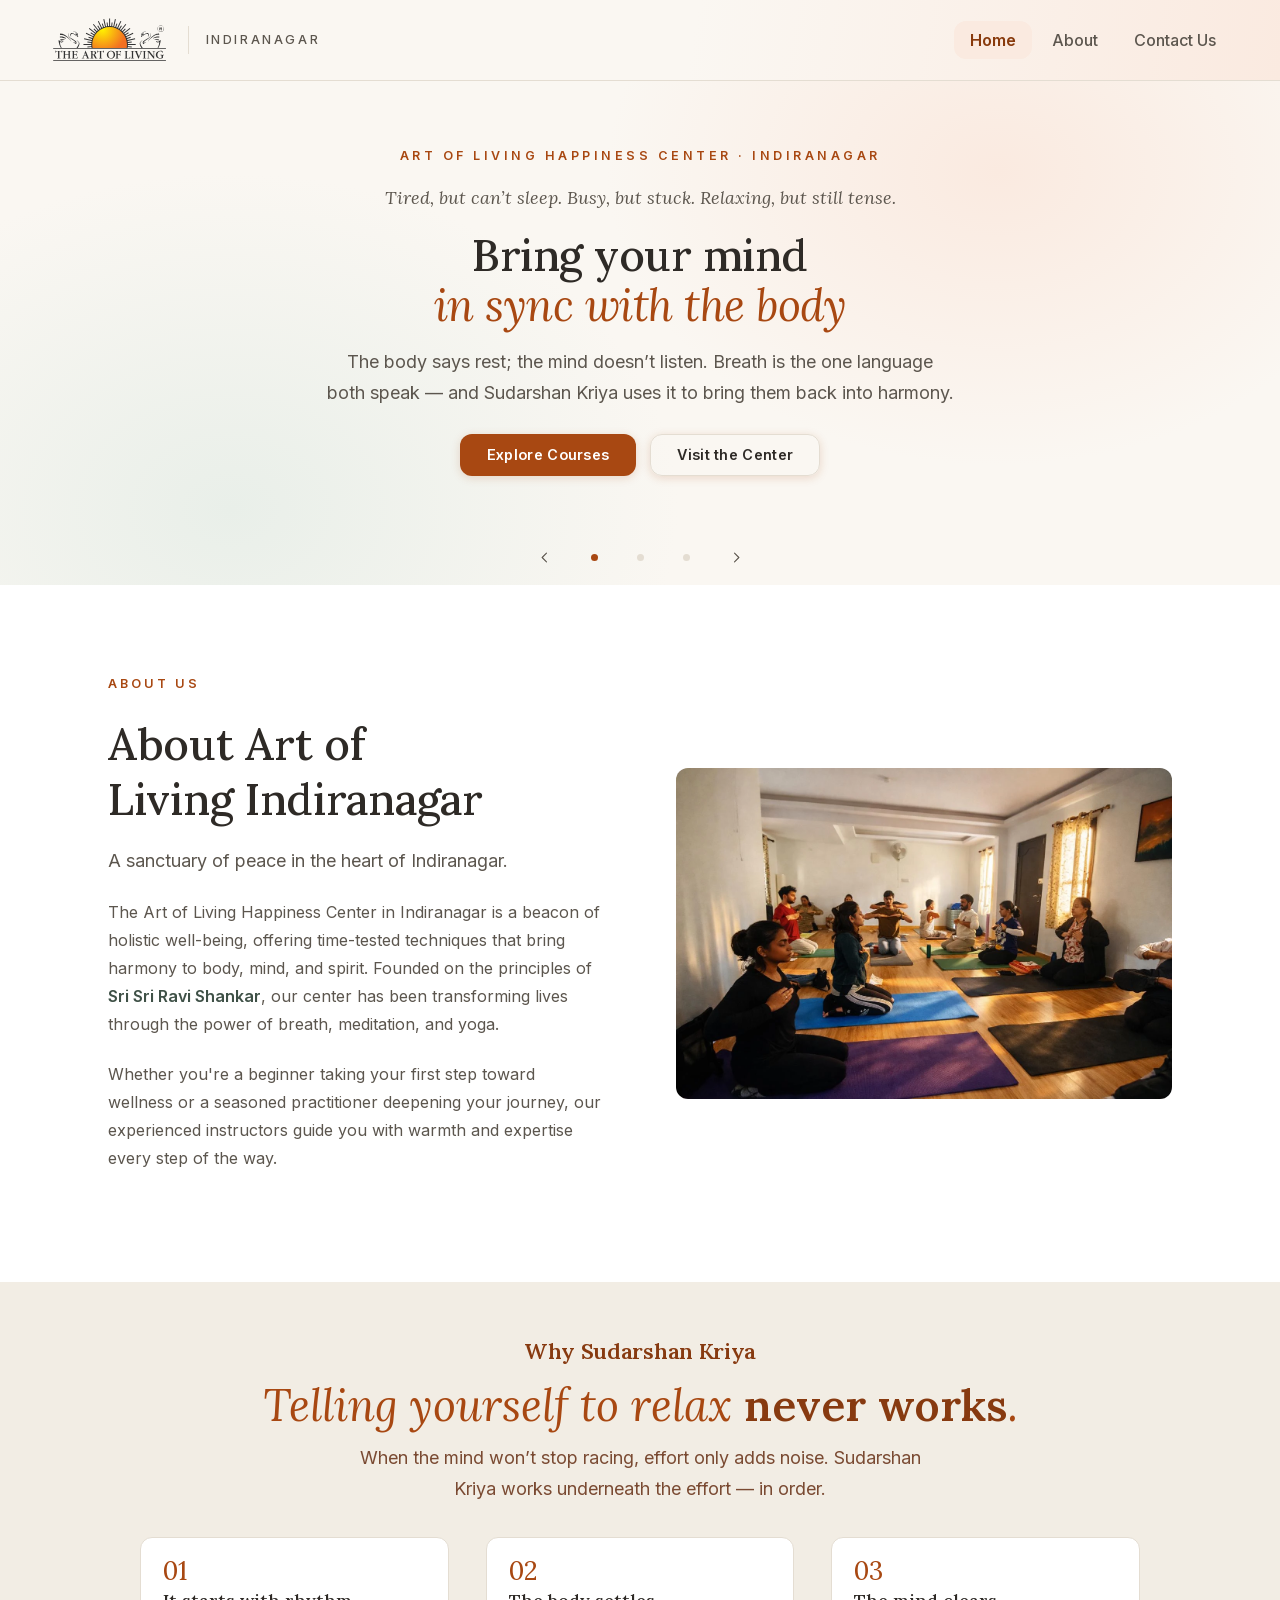
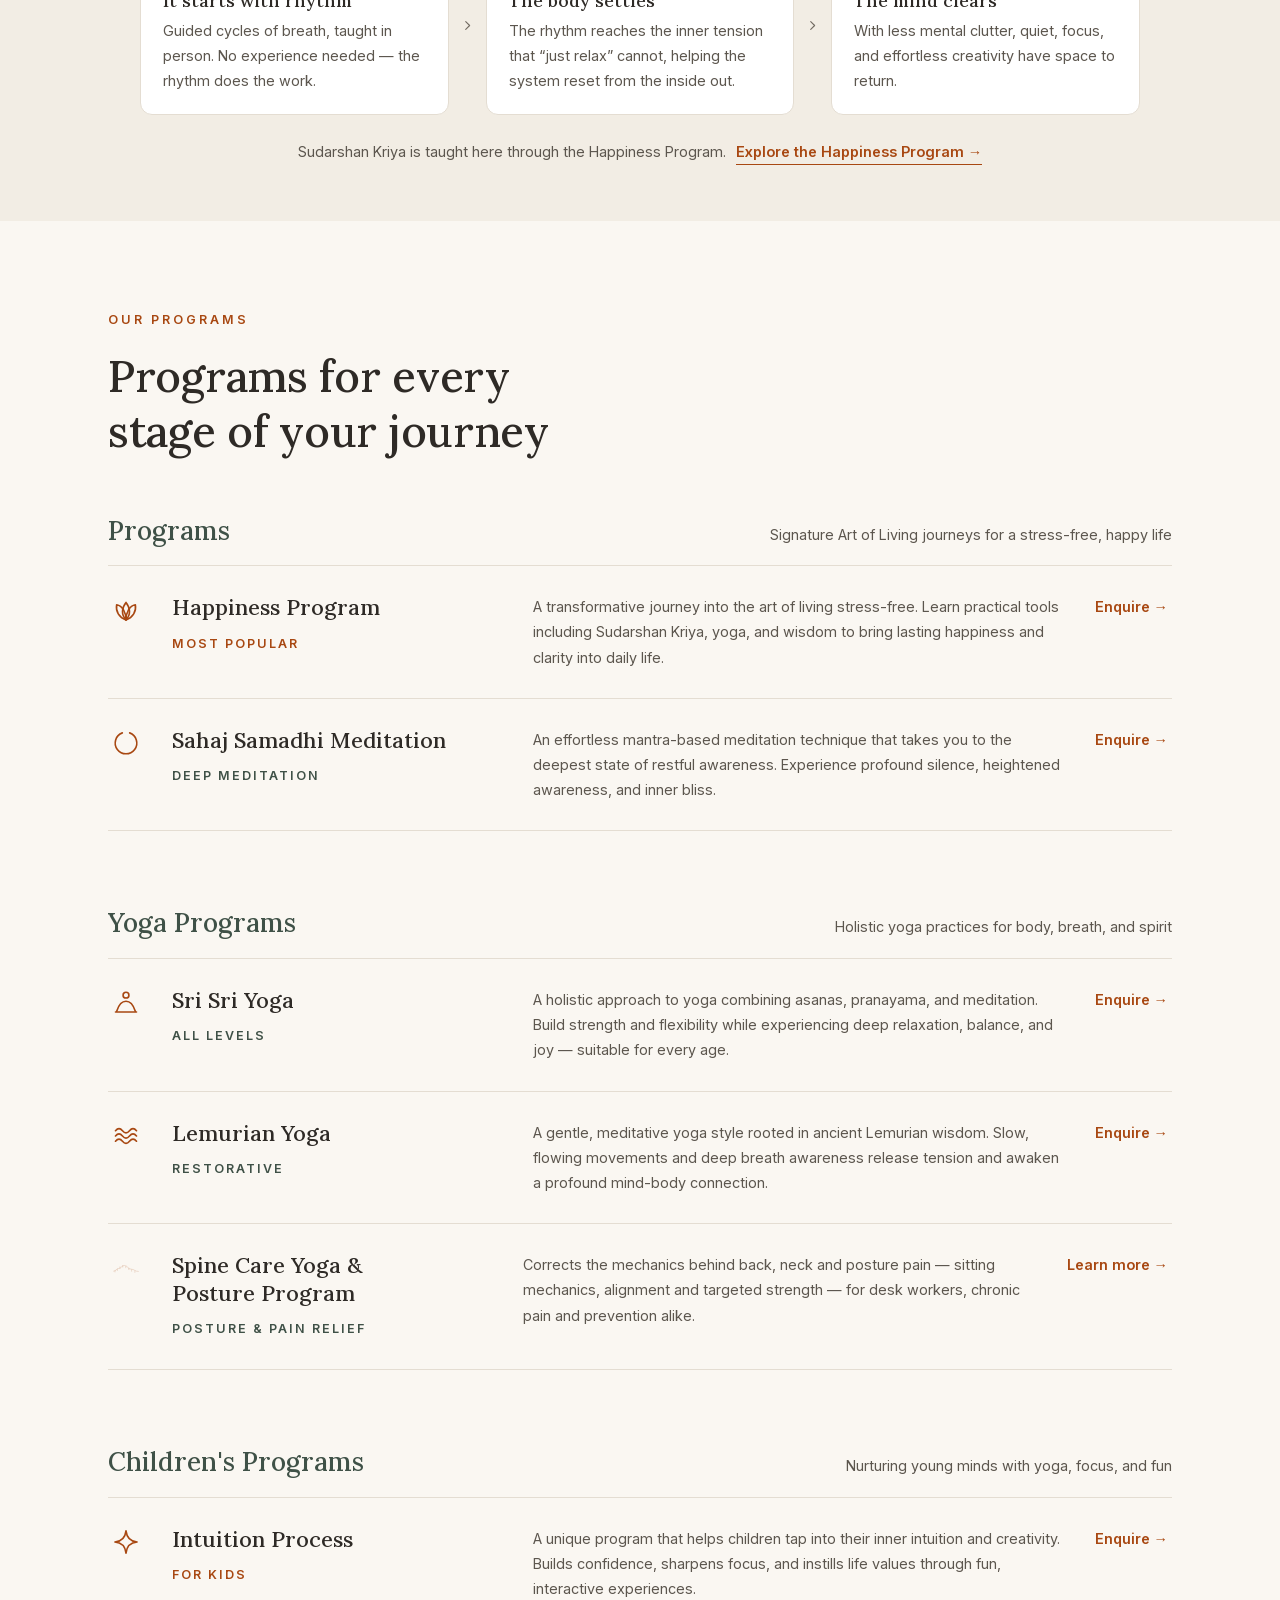
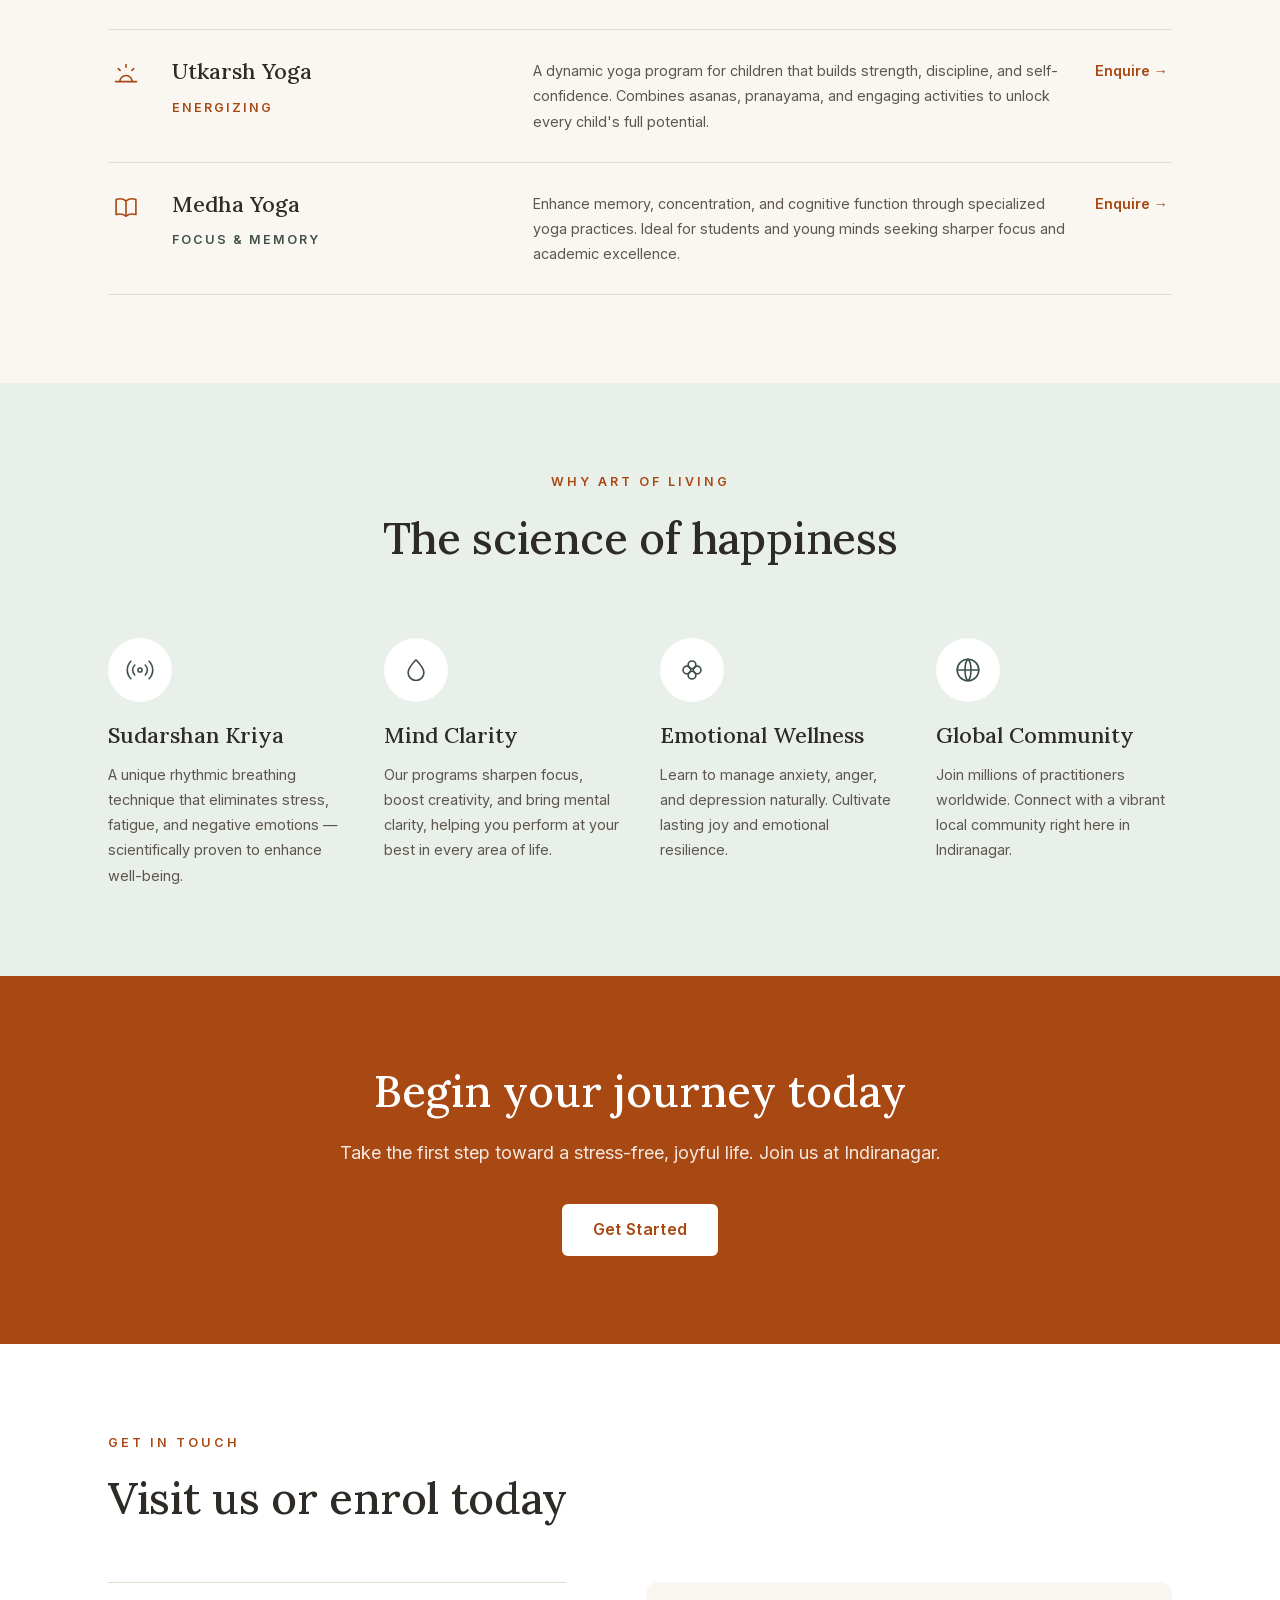
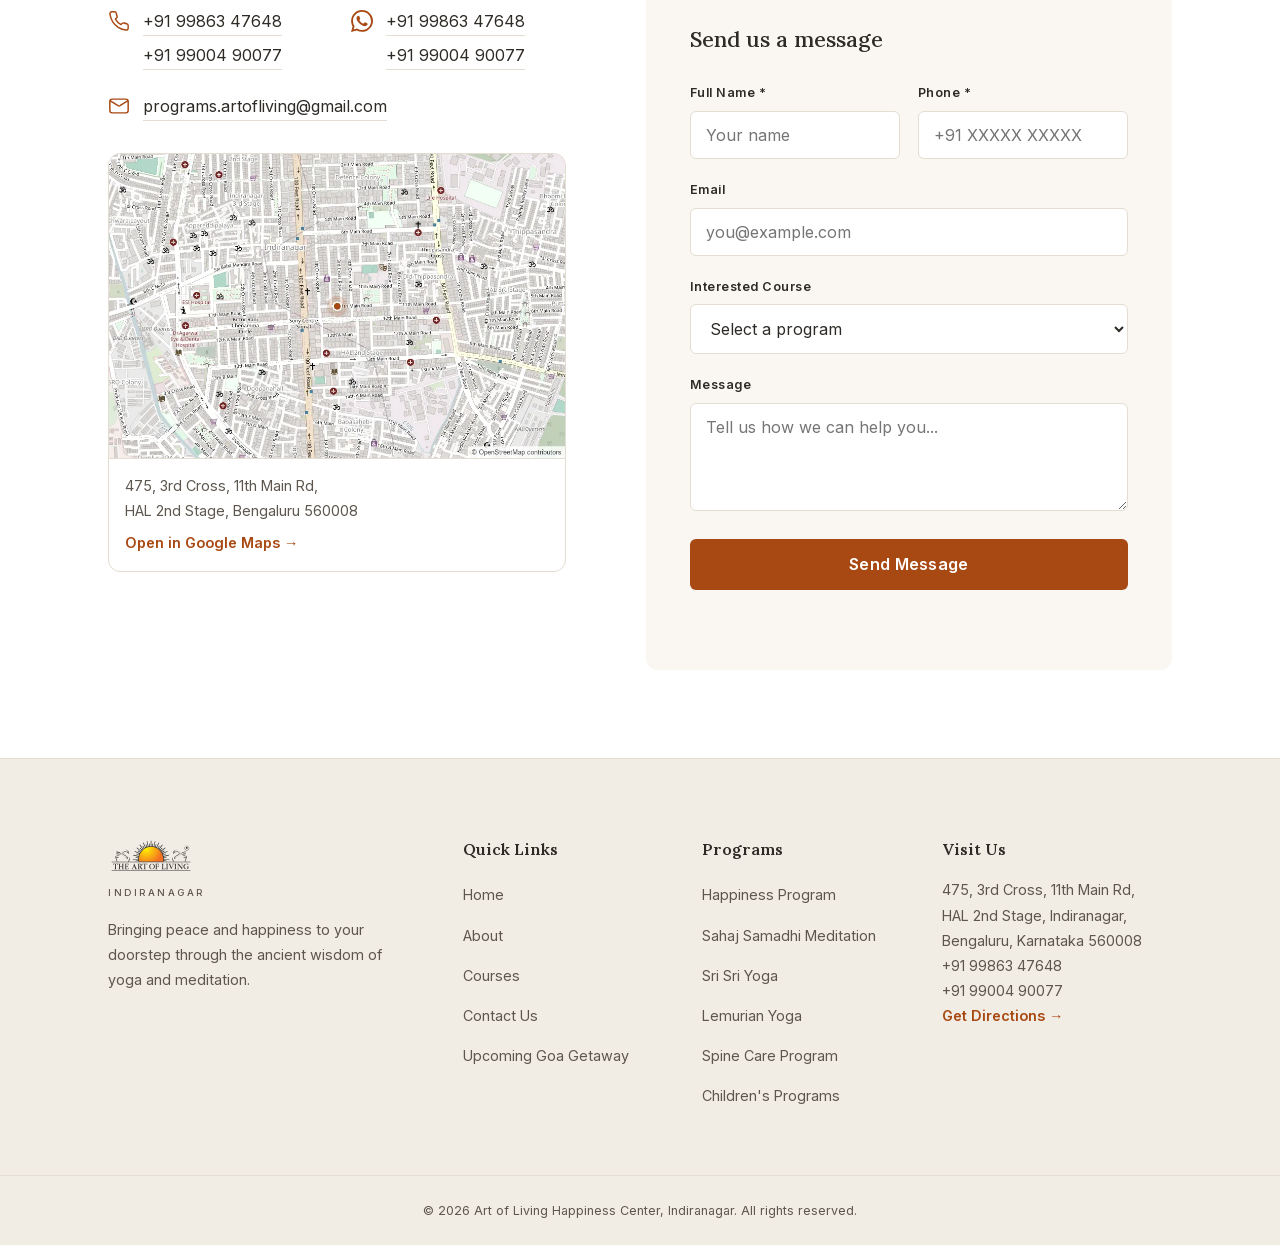
<file: index.html>
<!DOCTYPE html>
<html lang="en">
<head>
  <meta charset="UTF-8">
  <meta name="viewport" content="width=device-width, initial-scale=1.0">
  <title>Art of Living Happiness Center - Indiranagar</title>
  <meta name="description" content="Art of Living Happiness Center Indiranagar - Yoga, Meditation, and Happiness Programs. Join our courses: Sudarshan Kriya Yoga, Happiness Program, Hatha Yoga, and more.">
  <meta name="theme-color" content="#FAF7F2">
  <meta property="og:title" content="Art of Living Happiness Center - Indiranagar">
  <meta property="og:description" content="Yoga, meditation & happiness programs in Indiranagar, Bengaluru. Happiness Program, Sahaj Samadhi Meditation, Sri Sri Yoga and more.">
  <meta property="og:type" content="website">
  <meta property="og:locale" content="en_IN">
  <!-- TODO before launch: set the real domain + a real photo for link previews
  <link rel="canonical" href="https://example.org/">
  <meta property="og:url" content="https://example.org/">
  <meta property="og:image" content="https://example.org/og.jpg">
  -->
  <!-- Just the sun and its rays, cropped square out of the official logo by
       clipping rather than redrawing, so it stays legible at 16px. -->
  <link rel="icon" href="img/favicon.svg">
  <!-- Fonts are self-hosted from /fonts (see the @font-face block in
       style.css). All three are used in the first viewport, so all three are
       preloaded; crossorigin is required on font preloads even same-origin.
       Lora, not Playfair Display: a low-contrast, warm serif. Playfair is a
       high-contrast Didone — elegant, but it signals luxury magazine. -->
  <link rel="preload" href="fonts/lora-var-latin.woff2" as="font" type="font/woff2" crossorigin>
  <link rel="preload" href="fonts/lora-var-italic-latin.woff2" as="font" type="font/woff2" crossorigin>
  <link rel="preload" href="fonts/inter-var-latin.woff2" as="font" type="font/woff2" crossorigin>
  <link rel="stylesheet" href="css/style.css">
  <!-- Meta Pixel. The one third-party request on the site: it lets Ads
       Manager count visits from the ads, and js/main.js reports each tap on
       a Register button as a Lead. Pixel ID 2501268380283972. -->
  <script>
    !function(f,b,e,v,n,t,s){if(f.fbq)return;n=f.fbq=function(){n.callMethod?
    n.callMethod.apply(n,arguments):n.queue.push(arguments)};if(!f._fbq)f._fbq=n;
    n.push=n;n.loaded=!0;n.version='2.0';n.queue=[];t=b.createElement(e);t.async=!0;
    t.src=v;s=b.getElementsByTagName(e)[0];s.parentNode.insertBefore(t,s)}(window,
    document,'script','https://connect.facebook.net/en_US/fbevents.js');
    fbq('init', '2501268380283972');
    fbq('track', 'PageView');
  </script>
  <noscript><img height="1" width="1" style="display:none"
    src="https://www.facebook.com/tr?id=2501268380283972&ev=PageView&noscript=1"></noscript>
</head>
<body>

  <a href="#home" class="skip-link">Skip to main content</a>

  <!-- Icon sprite. Simple geometry — arcs, circles, petals — drawn once and
       referenced with <use>. Replaces the emoji that used to sit in the cards. -->
  <svg width="0" height="0" style="position:absolute" aria-hidden="true" focusable="false">
    <defs>
      <symbol id="i-lotus" viewBox="0 0 24 24">
        <path d="M12 20.5C8 16.5 8 10.5 12 5.5c4 5 4 11 0 15"/>
        <path d="M12 20.5C6 18.5 3 13 4 7.5c5 1 8 6.5 8 13"/>
        <path d="M12 20.5C18 18.5 21 13 20 7.5c-5 1-8 6.5-8 13"/>
      </symbol>
      <!-- Ensō: a single circle left open. Concentric rings read as a
           bullseye, and "hit the target" is the wrong idea for meditation. -->
      <symbol id="i-stillness" viewBox="0 0 24 24">
        <path d="M15.16 3.31A9.25 9.25 0 1 1 8.84 3.31"/>
      </symbol>
      <symbol id="i-seated" viewBox="0 0 24 24">
        <circle cx="12" cy="5.25" r="2.5"/>
        <path d="M4 19c1.8-5.5 4.6-8.5 8-8.5s6.2 3 8 8.5"/>
        <path d="M3 19.75h18"/>
      </symbol>
      <symbol id="i-wave" viewBox="0 0 24 24">
        <path d="M3 7.5c2-2.5 4-2.5 6 0s4 2.5 6 0 4-2.5 6 0"/>
        <path d="M3 12c2-2.5 4-2.5 6 0s4 2.5 6 0 4-2.5 6 0"/>
        <path d="M3 16.5c2-2.5 4-2.5 6 0s4 2.5 6 0 4-2.5 6 0"/>
      </symbol>
      <symbol id="i-spark" viewBox="0 0 24 24">
        <path d="M12 2.5c.7 6 3.8 9.1 9.5 9.5-5.7.4-8.8 3.5-9.5 9.5-.7-6-3.8-9.1-9.5-9.5 5.7-.4 8.8-3.5 9.5-9.5Z"/>
      </symbol>
      <symbol id="i-sunrise" viewBox="0 0 24 24">
        <path d="M3 18.5h18"/>
        <path d="M6.75 18.5a5.25 5.25 0 0 1 10.5 0"/>
        <path d="M12 4v2.25M5.4 7.4 7 9M18.6 7.4 17 9"/>
      </symbol>
      <symbol id="i-book" viewBox="0 0 24 24">
        <path d="M12 6.75C9.6 4.9 6.4 4.6 3.5 5.5v13c2.9-.9 6.1-.6 8.5 1.25 2.4-1.85 5.6-2.15 8.5-1.25v-13c-2.9-.9-6.1-.6-8.5 1.25Z"/>
        <path d="M12 6.75v13"/>
      </symbol>
      <symbol id="i-breath" viewBox="0 0 24 24">
        <circle cx="12" cy="12" r="1.75"/>
        <path d="M16.5 7.75a6 6 0 0 1 0 8.5M7.5 16.25a6 6 0 0 1 0-8.5"/>
        <path d="M19.75 4.5a10.5 10.5 0 0 1 0 15M4.25 19.5a10.5 10.5 0 0 1 0-15"/>
      </symbol>
      <symbol id="i-clarity" viewBox="0 0 24 24">
        <path d="M12 3.25c0 0 6.75 7 6.75 11a6.75 6.75 0 0 1-13.5 0c0-4 6.75-11 6.75-11Z"/>
      </symbol>
      <symbol id="i-bloom" viewBox="0 0 24 24">
        <circle cx="12" cy="7.6" r="3.3"/>
        <circle cx="16.4" cy="12" r="3.3"/>
        <circle cx="12" cy="16.4" r="3.3"/>
        <circle cx="7.6" cy="12" r="3.3"/>
      </symbol>
      <!-- Upcoming-batch facts. Same stroke idiom as the rest of the sprite;
           they sit inside a filled golden badge, so they are drawn to read at
           13px. i-globe below doubles as the language icon. -->
      <symbol id="i-calendar" viewBox="0 0 24 24">
        <rect x="3.25" y="5" width="17.5" height="16" rx="2.5"/>
        <path d="M3.25 10h17.5"/>
        <path d="M8 2.75v4.5M16 2.75v4.5"/>
      </symbol>
      <symbol id="i-clock" viewBox="0 0 24 24">
        <circle cx="12" cy="12" r="9.25"/>
        <path d="M12 6.5V12l3.75 2.25"/>
      </symbol>
      <symbol id="i-pin" viewBox="0 0 24 24">
        <path d="M12 21.5s7-5.85 7-11.25a7 7 0 1 0-14 0c0 5.4 7 11.25 7 11.25Z"/>
        <circle cx="12" cy="10.1" r="2.6"/>
      </symbol>
      <!-- Three nodes and two ties: the share mark people already know, drawn
           in the same open-stroke language as the rest of the sprite. -->
      <symbol id="i-share" viewBox="0 0 24 24">
        <circle cx="17.75" cy="5.5" r="2.75"/>
        <circle cx="6.25" cy="12" r="2.75"/>
        <circle cx="17.75" cy="18.5" r="2.75"/>
        <path d="M8.65 10.65 15.35 6.85"/>
        <path d="M8.65 13.35l6.7 3.8"/>
      </symbol>
      <!-- Contact block: Lucide's phone and mail, in the same open-stroke
           idiom as the rest of the sprite. i-whatsapp below joins them there;
           it is the brand mark and stays solid, because that glyph is only
           recognisable as itself. -->
      <symbol id="i-phone" viewBox="0 0 24 24">
        <path d="M22 16.92v3a2 2 0 0 1-2.18 2 19.79 19.79 0 0 1-8.63-3.07 19.5 19.5 0 0 1-6-6A19.79 19.79 0 0 1 2.12 4.18 2 2 0 0 1 4.11 2h3a2 2 0 0 1 2 1.72c.13.96.36 1.9.7 2.81a2 2 0 0 1-.45 2.11L8.09 9.91a16 16 0 0 0 6 6l1.27-1.27a2 2 0 0 1 2.11-.45c.9.34 1.85.57 2.81.7A2 2 0 0 1 22 16.92Z"/>
      </symbol>
      <symbol id="i-mail" viewBox="0 0 24 24">
        <rect x="2" y="4.5" width="20" height="15" rx="2.5"/>
        <path d="m2.6 6.4 8.37 5.32a2 2 0 0 0 2.06 0L21.4 6.4"/>
      </symbol>
      <symbol id="i-chevron" viewBox="0 0 24 24">
        <path d="m6.5 9.5 5.5 5.5 5.5-5.5"/>
      </symbol>
      <symbol id="i-link" viewBox="0 0 24 24">
        <path d="M10.1 13.9a3.9 3.9 0 0 0 5.85 0l2.75-2.75a4.15 4.15 0 0 0-5.85-5.85L11.4 6.75"/>
        <path d="M13.9 10.1a3.9 3.9 0 0 0-5.85 0L5.3 12.85a4.15 4.15 0 0 0 5.85 5.85l1.45-1.45"/>
      </symbol>
      <symbol id="i-check" viewBox="0 0 24 24">
        <path d="m4.75 12.5 4.75 4.75 9.75-10"/>
      </symbol>
      <!-- WhatsApp's own mark, solid rather than stroked — the glyph is only
           recognisable as itself, so it is drawn as itself. Needs .icon-solid
           on the <svg>, since .icon zeroes fill for every other symbol here. -->
      <symbol id="i-whatsapp" viewBox="0 0 24 24">
        <path d="M17.472 14.382c-.297-.149-1.758-.867-2.03-.967-.273-.099-.471-.148-.67.15-.197.297-.767.966-.94 1.164-.173.199-.347.223-.644.075-.297-.15-1.255-.463-2.39-1.475-.883-.788-1.48-1.761-1.653-2.059-.173-.297-.018-.458.13-.606.134-.133.298-.347.446-.52.149-.174.198-.298.298-.497.099-.198.05-.371-.025-.52-.075-.149-.669-1.612-.916-2.207-.242-.579-.487-.5-.669-.51a12.8 12.8 0 0 0-.57-.01c-.198 0-.52.074-.792.372-.272.297-1.04 1.016-1.04 2.479 0 1.462 1.065 2.875 1.213 3.074.149.198 2.096 3.2 5.077 4.487.709.306 1.262.489 1.694.625.712.227 1.36.195 1.871.118.571-.085 1.758-.719 2.006-1.413.248-.694.248-1.289.173-1.413-.074-.124-.272-.198-.57-.347m-5.421 7.403h-.004a9.87 9.87 0 0 1-5.031-1.378l-.361-.214-3.741.982.998-3.648-.235-.374a9.86 9.86 0 0 1-1.51-5.26c.001-5.45 4.436-9.884 9.888-9.884 2.64 0 5.122 1.03 6.988 2.898a9.825 9.825 0 0 1 2.893 6.994c-.003 5.45-4.437 9.884-9.885 9.884m8.413-18.297A11.815 11.815 0 0 0 12.05 0C5.495 0 .16 5.335.157 11.892c0 2.096.547 4.142 1.588 5.945L.057 24l6.305-1.654a11.882 11.882 0 0 0 5.683 1.448h.005c6.554 0 11.89-5.335 11.893-11.893a11.821 11.821 0 0 0-3.48-8.413Z"/>
      </symbol>
      <symbol id="i-globe" viewBox="0 0 24 24">
        <circle cx="12" cy="12" r="9.25"/>
        <path d="M2.75 12h18.5"/>
        <path d="M12 2.75c3.4 3.2 3.4 15.3 0 18.5-3.4-3.2-3.4-15.3 0-18.5Z"/>
      </symbol>
      <!-- The spine, side-on, as a diagram: cervical/thoracic/lumbar curves
           as one flowing line, with short ticks marking vertebrae. Resident
           in its own grid cell on the Spine Care page, arguing the section's
           point rather than decorating it. Same 240x80 box, so it also drops
           (letterboxed,
           unstretched) into the square icon slots on course rows/cards. -->
      <symbol id="i-spinecurve" viewBox="0 0 240 80">
        <path d="M14 68C34 68 36 44 58 44C80 44 82 18 106 18C134 18 136 50 164 50C192 50 196 70 226 70"/>
        <path d="M26 62v12M46 50v12M68 30v12M92 20v12M118 26v12M144 42v12M168 56v12M196 66v12"/>
      </symbol>
    </defs>
  </svg>

  <!-- Navigation -->
  <nav class="navbar" id="navbar">
    <div class="container nav-container">
      <!-- Official logo: img/aol-logo.svg, taken from artofliving.org
           (app/themes/artofliving/assets/images/logo.svg). Rising sun in the
           brand gradient (#fff200 → #f37021), two swans, "THE ART OF LIVING"
           wordmark, ® mark. Do not recolour, redraw, or stretch it — height
           is set in CSS and the width follows the 2.55:1 ratio. -->
      <a href="#home" class="nav-logo">
        <img class="logo-mark" src="img/aol-logo.svg" alt="The Art of Living" width="273" height="107">
        <span class="logo-text">Indiranagar</span>
      </a>
      <ul class="nav-menu" id="navMenu">
        <li><a href="#home" class="nav-link active">Home</a></li>
        <li><a href="#about" class="nav-link">About</a></li>
        <li><a href="#upcoming" class="nav-link">Upcoming Programs</a></li>
        <li><a href="#testimonials" class="nav-link">Testimonials</a></li>
        <li><a href="#contact" class="nav-link">Contact Us</a></li>
      </ul>
      <button class="hamburger" id="hamburger" aria-label="Toggle menu" aria-controls="navMenu" aria-expanded="false">
        <span></span><span></span><span></span>
      </button>
    </div>
  </nav>

  <main>

  <!-- Hero -->
  <!-- Four groups, top to bottom: identity eyebrow, the problem/answer pair
       (hook + h1, set tight so they read as one thought), the mechanism, the
       actions. The hook is italic serif — the visitor's own words, same voice
       as the h1's highlight — so the stack alternates between two type voices,
       not five. -->
  <!-- Three slides stacked in one grid cell, so the tallest (the hero) sets the
       height and a change of slide is a cross-fade rather than a reflow. The
       Kriya and course slides are second presentations of content that still
       lives further down the page; nothing was moved here. -->
  <section class="hero-carousel" id="home"
           aria-roledescription="carousel" aria-label="Highlights">
    <div class="hc-track" id="hcTrack">

      <!-- Slide 1 — the existing hero, exactly as it was. -->
      <div class="hc-slide hc-slide-hero is-active" role="group" aria-roledescription="slide"
           aria-label="1 of 4: Welcome">
        <div class="hero">
      <div class="container hero-content">
        <p class="hero-subtitle">Art of Living Happiness Center · Indiranagar</p>
        <p class="hero-hook"><span>Tired, but can&rsquo;t sleep.</span> <span>Busy, but stuck.</span> <span>Relaxing, but still tense.</span></p>
        <h1 class="hero-title">Bring your mind<br><span class="highlight">in sync with the body</span></h1>
        <p class="hero-text">The body says rest; the mind doesn&rsquo;t listen. Breath is the one language both speak &mdash; and Sudarshan Kriya uses it to bring them back into harmony.</p>
        <div class="hero-buttons">
          <a href="#courses" class="btn btn-primary btn-register">Explore Courses</a>
          <a href="#contact" class="btn btn-outline btn-register">Visit the Center</a>
        </div>
        <!-- Real center numbers (years here, students taught, teachers) would
             be stronger than anything on this page — .hero-stats / .stat /
             .stat-number in style.css are still waiting for them. -->
      </div>
        </div>
      </div>

      <!-- Slide 2 — Why Sudarshan Kriya, in its own established type. Set as
           <p>, not <h2>: the real heading is on the section further down and
           the outline shouldn't carry it twice. -->
      <div class="hc-slide hc-slide-kriya" role="group" aria-roledescription="slide"
           aria-label="2 of 4: Why Sudarshan Kriya" aria-hidden="true" inert>
        <div class="container hc-inner hc-inner-centred">
          <p class="kriya-title">Why Sudarshan Kriya</p>
          <p class="kriya-claim">Telling yourself to relax <em>never works</em>.</p>
          <!-- One sentence per line, broken where the thought breaks rather
               than wherever the column happens to run out. Carousel slide
               only; the section further down still wraps on its own. -->
          <p class="kriya-lead">When the mind won&rsquo;t stop racing, effort only adds noise.<br>Sudarshan Kriya works underneath the effort &mdash; in order.</p>
          <p class="hc-note"><a href="#kriya" class="kriya-cta">See how it works &rarr;</a></p>
        </div>
      </div>

      <!-- Slide 3 — the next batch, built in main.js from the same `upcoming`
           list the Upcoming Programs section renders. Empty until then; if
           there are no live batches the whole carousel drops to two slides. -->
      <div class="hc-slide hc-slide-course" role="group" aria-roledescription="slide"
           aria-label="3 of 4: Next program" aria-hidden="true" inert
           id="hcCourseSlide" hidden>
        <div class="container hc-inner" id="hcCourse"></div>
      </div>

      <!-- Slide 4 — the Goa getaway. The dates and the program are confirmed
           and registration is open, so this is no longer a save-the-date: the
           copy is the getaway page's own hero, word for word, and the button
           goes to that page rather than to the contact form. The photograph is
           img/goa-getaway.webp, a band cropped from the original so the sun,
           the horizon and the sea all survive a wide crop. Copy sits left,
           over the open water, which leaves the sun and the figures on the
           right of the frame in the clear. -->
      <div class="hc-slide hc-slide-goa" role="group" aria-roledescription="slide"
           aria-label="4 of 4: Happiness Getaway in Goa" aria-hidden="true" inert>
        <div class="container hc-inner hc-goa">
          <p class="hc-goa-eyebrow">This Thanksgiving, take a break.</p>
          <h2 class="hc-goa-title">Happiness Getaway</h2>
          <p class="hc-goa-where">Goa &middot; 27&ndash;29 November 2026</p>
          <p class="hc-goa-strands">Happiness Program &middot; Craniosacral Therapy &middot; Nature &middot; Connection</p>
          <p class="hc-goa-lede">A Goa vacation with a little more meaning.</p>
          <p class="hc-goa-hours">Three-hour sessions. The rest of the day is yours.</p>
          <p class="hc-cta hc-goa-cta">
            <!-- No [data-when], so this does not fire a Lead: it is an internal
                 link, and the Lead belongs to the register button on the page
                 it opens. -->
            <a href="happiness-getaway.html" class="btn btn-primary btn-register">See details &amp; register</a>
          </p>
        </div>
      </div>

    </div>

    <div class="hc-controls">
      <button type="button" class="hc-arrow" id="hcPrev" aria-label="Previous slide">
        <svg class="icon" aria-hidden="true"><use href="#i-chevron"/></svg>
      </button>
      <div class="slider-dots" id="hcDots"></div>
      <button type="button" class="hc-arrow hc-arrow-next" id="hcNext" aria-label="Next slide">
        <svg class="icon" aria-hidden="true"><use href="#i-chevron"/></svg>
      </button>
    </div>
  </section>

  <!-- About -->
  <section class="section about" id="about">
    <div class="container">
      <div class="about-grid">
        <div class="about-text">
          <p class="section-tag">About Us</p>
          <h2 class="section-title">About Art of Living Indiranagar</h2>
          <p class="about-lead">A sanctuary of peace in the heart of Indiranagar.</p>
          <p>The Art of Living Happiness Center in Indiranagar is a beacon of holistic well-being, offering time-tested techniques that bring harmony to body, mind, and spirit. Founded on the principles of <strong>Sri Sri Ravi Shankar</strong>, our center has been transforming lives through the power of breath, meditation, and yoga.</p>
          <p>Whether you're a beginner taking your first step toward wellness or a seasoned practitioner deepening your journey, our experienced instructors guide you with warmth and expertise every step of the way.</p>
          <!-- Concrete facts beat adjectives here: batch sizes, languages
               taught, parking and transport are what someone actually weighs
               before walking in. Replace prose with real details when known. -->
        </div>
        <!-- Shown at its native 3:2 — no crop at all. -->
        <figure class="about-media">
          <img src="img/hero-class.webp" width="1280" height="853"
               alt="A group seated on yoga mats in the centre's studio, practising a guided breathing exercise in afternoon light">
        </figure>
      </div>
    </div>
  </section>

  <!-- Why Sudarshan Kriya -->
  <!-- Copy from Divya, 01 Sep, re-sequenced as the mechanism in order:
       breathe -> settle -> clear. Hairline grid of cells (Daylight's pattern
       on Mobbin) — line-language, not cards. The ensō sits in its own cell:
       decoration promoted to a grid occupant instead of floating behind. -->
  <!-- Static by design: every step shows its full description, so there is
       nothing to click, nothing hidden and no JS behind this section. -->
  <section class="section kriya" id="kriya">
    <div class="container">
      <div class="kriya-head">
        <h2 class="kriya-title">Why Sudarshan Kriya</h2>
        <p class="kriya-claim">Telling yourself to relax <em>never works</em>.</p>
        <p class="kriya-lead">When the mind won&rsquo;t stop racing, effort only adds noise. Sudarshan Kriya works underneath the effort &mdash; in order.</p>
      </div>

      <div class="kriya-steps">
        <article class="kriya-step">
          <span class="kriya-num">01</span>
          <h3 class="kriya-step-title">It starts with rhythm</h3>
          <p class="kriya-step-desc">Guided cycles of breath, taught in person. No experience needed &mdash; the rhythm does the work.</p>
        </article>
        <span class="kriya-arrow" aria-hidden="true"><svg class="icon"><use href="#i-chevron"/></svg></span>
        <article class="kriya-step">
          <span class="kriya-num">02</span>
          <h3 class="kriya-step-title">The body settles</h3>
          <p class="kriya-step-desc">The rhythm reaches the inner tension that &ldquo;just relax&rdquo; cannot, helping the system reset from the inside out.</p>
        </article>
        <span class="kriya-arrow" aria-hidden="true"><svg class="icon"><use href="#i-chevron"/></svg></span>
        <article class="kriya-step">
          <span class="kriya-num">03</span>
          <h3 class="kriya-step-title">The mind clears</h3>
          <p class="kriya-step-desc">With less mental clutter, quiet, focus, and effortless creativity have space to return.</p>
        </article>
      </div>

      <p class="kriya-note">
        Sudarshan Kriya is taught here through the Happiness Program.
        <a href="#upcoming" class="kriya-cta">Explore the Happiness Program &rarr;</a>
      </p>
    </div>
  </section>

  <!-- Courses -->
  <!-- The programs half of the About page. Kept as its own <section> with
       id="courses" so every existing #courses link — the hero button, the
       Kriya note, five footer links and spine-care.html — still lands here.
       There is no nav item for it any more: the scroll-spy in main.js only
       tracks sections the nav links to, so "About" stays lit all the way
       through this one. -->
  <section class="section courses" id="courses">
    <div class="container">
      <div class="section-header align-left">
        <p class="section-tag">Our Programs</p>
        <h2 class="section-title">Programs for every stage of your journey</h2>
      </div>
      <div class="courses-grid" id="coursesGrid">
        <!-- Cards injected by JS -->
      </div>
    </div>
  </section>

  <!-- Upcoming Programs -->
  <section class="section upcoming" id="upcoming">
    <div class="container">
      <div class="section-header align-left">
        <h2 class="section-title">Upcoming programs</h2>
        <!-- Options are built from the batches themselves; the whole control
             hides itself while there is only one kind of program to show. -->
        <div class="program-filter" id="programFilter" hidden>
          <span class="program-filter-label" id="programFilterLabel">Program Type</span>
          <div class="multiselect">
            <button type="button" class="multiselect-toggle" id="programFilterToggle"
                    aria-expanded="false" aria-controls="programFilterPanel"
                    aria-labelledby="programFilterLabel programFilterValue">
              <span id="programFilterValue">All Programs</span>
              <svg class="icon" aria-hidden="true"><use href="#i-chevron"/></svg>
            </button>
            <div class="multiselect-panel" id="programFilterPanel" role="group"
                 aria-labelledby="programFilterLabel" hidden>
              <!-- Checkboxes injected from the batches themselves -->
            </div>
          </div>
        </div>
      </div>
      <div class="upcoming-list" id="upcomingList">
        <!-- Injected by JS -->
      </div>
      <p class="upcoming-empty" id="upcomingEmpty" hidden>No upcoming programs available.</p>
    </div>
  </section>

  <!-- Why Choose Us -->
  <section class="section why-us">
    <div class="container">
      <div class="section-header">
        <p class="section-tag">Why Art of Living</p>
        <h2 class="section-title">The science of happiness</h2>
      </div>
      <div class="why-grid">
        <div class="why-card">
          <div class="why-icon"><svg class="icon"><use href="#i-breath"/></svg></div>
          <h3>Sudarshan Kriya</h3>
          <p>A unique rhythmic breathing technique that eliminates stress, fatigue, and negative emotions — scientifically proven to enhance well-being.</p>
        </div>
        <div class="why-card">
          <div class="why-icon"><svg class="icon"><use href="#i-clarity"/></svg></div>
          <h3>Mind Clarity</h3>
          <p>Our programs sharpen focus, boost creativity, and bring mental clarity, helping you perform at your best in every area of life.</p>
        </div>
        <div class="why-card">
          <div class="why-icon"><svg class="icon"><use href="#i-bloom"/></svg></div>
          <h3>Emotional Wellness</h3>
          <p>Learn to manage anxiety, anger, and depression naturally. Cultivate lasting joy and emotional resilience.</p>
        </div>
        <div class="why-card">
          <div class="why-icon"><svg class="icon"><use href="#i-globe"/></svg></div>
          <h3>Global Community</h3>
          <p>Join millions of practitioners worldwide. Connect with a vibrant local community right here in Indiranagar.</p>
        </div>
      </div>
    </div>
  </section>

  <!-- Testimonials -->
  <section class="section testimonials" id="testimonials">
    <div class="container">
      <div class="section-header">
        <p class="section-tag">Testimonials</p>
        <h2 class="section-title">What our students say</h2>
      </div>
      <div class="testimonial-slider" id="testimonialSlider">
        <!-- Injected by JS -->
      </div>
      <div class="slider-dots" id="sliderDots"></div>
    </div>
  </section>

  <!-- CTA Banner -->
  <section class="cta-banner">
    <div class="container cta-content">
      <h2>Begin your journey today</h2>
      <p>Take the first step toward a stress-free, joyful life. Join us at Indiranagar.</p>
      <a href="#contact" class="btn btn-white btn-lg">Get Started</a>
    </div>
  </section>

  <!-- Contact -->
  <section class="section contact" id="contact">
    <div class="container">
      <div class="section-header align-left">
        <p class="section-tag">Get In Touch</p>
        <h2 class="section-title">Visit us or enrol today</h2>
      </div>
      <div class="contact-grid">
        <div class="contact-info">
          <!-- This column held six stacked blocks. Gone: the centre's name
               (already in the masthead AND the section title above), the
               address as loose prose, and a "Get Directions" button that
               pointed at the same Maps pin as the map card two blocks below
               it — three affordances for one link.
               What's left is two details and one map. -->
          <!-- Icons carry the category, so the old "PHONE"/"EMAIL" labels are
               gone from the page but not from the accessibility tree: each
               block keeps a visually hidden one, and every link says what it
               does as well as which number, because the phone and WhatsApp
               columns repeat the same two numbers. -->
          <ul class="contact-details">
            <li class="contact-item">
              <svg class="icon contact-icon" aria-hidden="true"><use href="#i-phone"/></svg>
              <div class="contact-values">
                <span class="sr-only">Call us</span>
                <a href="tel:+919986347648" aria-label="Call +91 99863 47648">+91 99863 47648</a>
                <a href="tel:+919900490077" aria-label="Call +91 99004 90077">+91 99004 90077</a>
              </div>
            </li>
            <li class="contact-item">
              <svg class="icon contact-icon icon-solid" aria-hidden="true"><use href="#i-whatsapp"/></svg>
              <div class="contact-values">
                <span class="sr-only">Message us on WhatsApp</span>
                <a href="https://wa.me/919986347648" target="_blank" rel="noopener"
                   aria-label="Message +91 99863 47648 on WhatsApp">+91 99863 47648</a>
                <a href="https://wa.me/919900490077" target="_blank" rel="noopener"
                   aria-label="Message +91 99004 90077 on WhatsApp">+91 99004 90077</a>
              </div>
            </li>
            <li class="contact-item contact-item-wide">
              <svg class="icon contact-icon" aria-hidden="true"><use href="#i-mail"/></svg>
              <div class="contact-values">
                <span class="sr-only">Email us</span>
                <a href="mailto:programs.artofliving@gmail.com"
                   aria-label="Email programs.artofliving@gmail.com">programs.artofliving@gmail.com</a>
              </div>
            </li>
          </ul>
          <!-- Static image, not a Google Maps iframe: an embed ships ~300KB and
               sets Google cookies for every visitor before anyone asks for a
               map. This is a 136KB picture stitched from OpenStreetMap tiles,
               desaturated to sit with the palette, linking out to your existing
               Maps pin. ODbL requires the attribution, which is burned in.
               The card now carries the address, so it replaces three blocks. -->
          <a class="contact-map" href="https://maps.app.goo.gl/m9T7pvFitFbhBjsg8"
             target="_blank" rel="noopener"
             aria-label="Open the centre's location in Google Maps">
            <img src="img/map.webp" width="900" height="600"
                 alt="Map showing the centre on 11th Main Road, HAL 2nd Stage, Indiranagar" loading="lazy">
            <span class="contact-map-label">
              <span class="contact-map-address">475, 3rd Cross, 11th Main Rd,<br>HAL 2nd Stage, Bengaluru 560008</span>
              <span class="contact-map-cta">Open in Google Maps &rarr;</span>
            </span>
          </a>
          <!-- Uncomment once the center's real handles are in. Dead href="#" icons were removed.
          <div class="social-links">
            <a href="https://facebook.com/…" target="_blank" rel="noopener" aria-label="Facebook">f</a>
            <a href="https://instagram.com/…" target="_blank" rel="noopener" aria-label="Instagram">ig</a>
            <a href="https://youtube.com/…" target="_blank" rel="noopener" aria-label="YouTube">yt</a>
            <a href="https://wa.me/919986347648" target="_blank" rel="noopener" aria-label="WhatsApp">wa</a>
          </div>
          -->
        </div>
        <form class="contact-form" id="contactForm">
          <h3>Send us a message</h3>
          <div class="form-row">
            <div class="form-group">
              <label for="name">Full Name *</label>
              <input type="text" id="name" name="name" required placeholder="Your name">
            </div>
            <div class="form-group">
              <label for="phone">Phone *</label>
              <input type="tel" id="phone" name="phone" required placeholder="+91 XXXXX XXXXX">
            </div>
          </div>
          <div class="form-group">
            <label for="email">Email</label>
            <input type="email" id="email" name="email" placeholder="you@example.com">
          </div>
          <div class="form-group">
            <label for="course">Interested Course</label>
            <!-- Options built from js/data.js so this can't drift out of sync with the courses above -->
            <select id="course" name="course">
              <option value="">Select a program</option>
            </select>
          </div>
          <div class="form-group">
            <label for="message">Message</label>
            <textarea id="message" name="message" rows="4" placeholder="Tell us how we can help you..."></textarea>
          </div>
          <button type="submit" class="btn btn-primary btn-lg btn-block">Send Message</button>
          <p class="form-note" id="formNote" role="status" aria-live="polite"></p>
        </form>
      </div>
    </div>
  </section>

  </main>

  <!-- Footer -->
  <footer class="footer">
    <div class="container footer-grid">
      <div class="footer-col">
        <h4>
          <img class="logo-mark" src="img/aol-logo.svg" alt="The Art of Living" width="273" height="107">
          <small>Indiranagar</small>
        </h4>
        <p>Bringing peace and happiness to your doorstep through the ancient wisdom of yoga and meditation.</p>
      </div>
      <div class="footer-col">
        <h4>Quick Links</h4>
        <ul>
          <li><a href="#home">Home</a></li>
          <li><a href="#about">About</a></li>
          <li><a href="#courses">Courses</a></li>
          <li><a href="#upcoming">Upcoming Programs</a></li>
          <li><a href="#contact">Contact Us</a></li>
          <li><a href="happiness-getaway.html">Upcoming Goa Getaway</a></li>
        </ul>
      </div>
      <div class="footer-col">
        <h4>Programs</h4>
        <ul>
          <li><a href="#courses">Happiness Program</a></li>
          <li><a href="#courses">Sahaj Samadhi Meditation</a></li>
          <li><a href="#courses">Sri Sri Yoga</a></li>
          <li><a href="#courses">Lemurian Yoga</a></li>
          <li><a href="spine-care.html">Spine Care Program</a></li>
          <li><a href="#courses">Children's Programs</a></li>
        </ul>
      </div>
      <div class="footer-col">
        <h4>Visit Us</h4>
        <p>475, 3rd Cross, 11th Main Rd,<br> HAL 2nd Stage, Indiranagar,<br>Bengaluru, Karnataka 560008</p>
        <p><a href="tel:+919986347648">+91 99863 47648</a><br><a href="tel:+919900490077">+91 99004 90077</a></p>
        <p><a href="https://maps.app.goo.gl/m9T7pvFitFbhBjsg8" target="_blank" rel="noopener" class="footer-map-link">Get Directions →</a></p>
      </div>
    </div>
    <div class="footer-bottom">
      <p>&copy; <span id="year"></span> Art of Living Happiness Center, Indiranagar. All rights reserved.</p>
    </div>
  </footer>

  <script src="js/data.js"></script>
  <script src="js/main.js"></script>
</body>
</html>
</file>
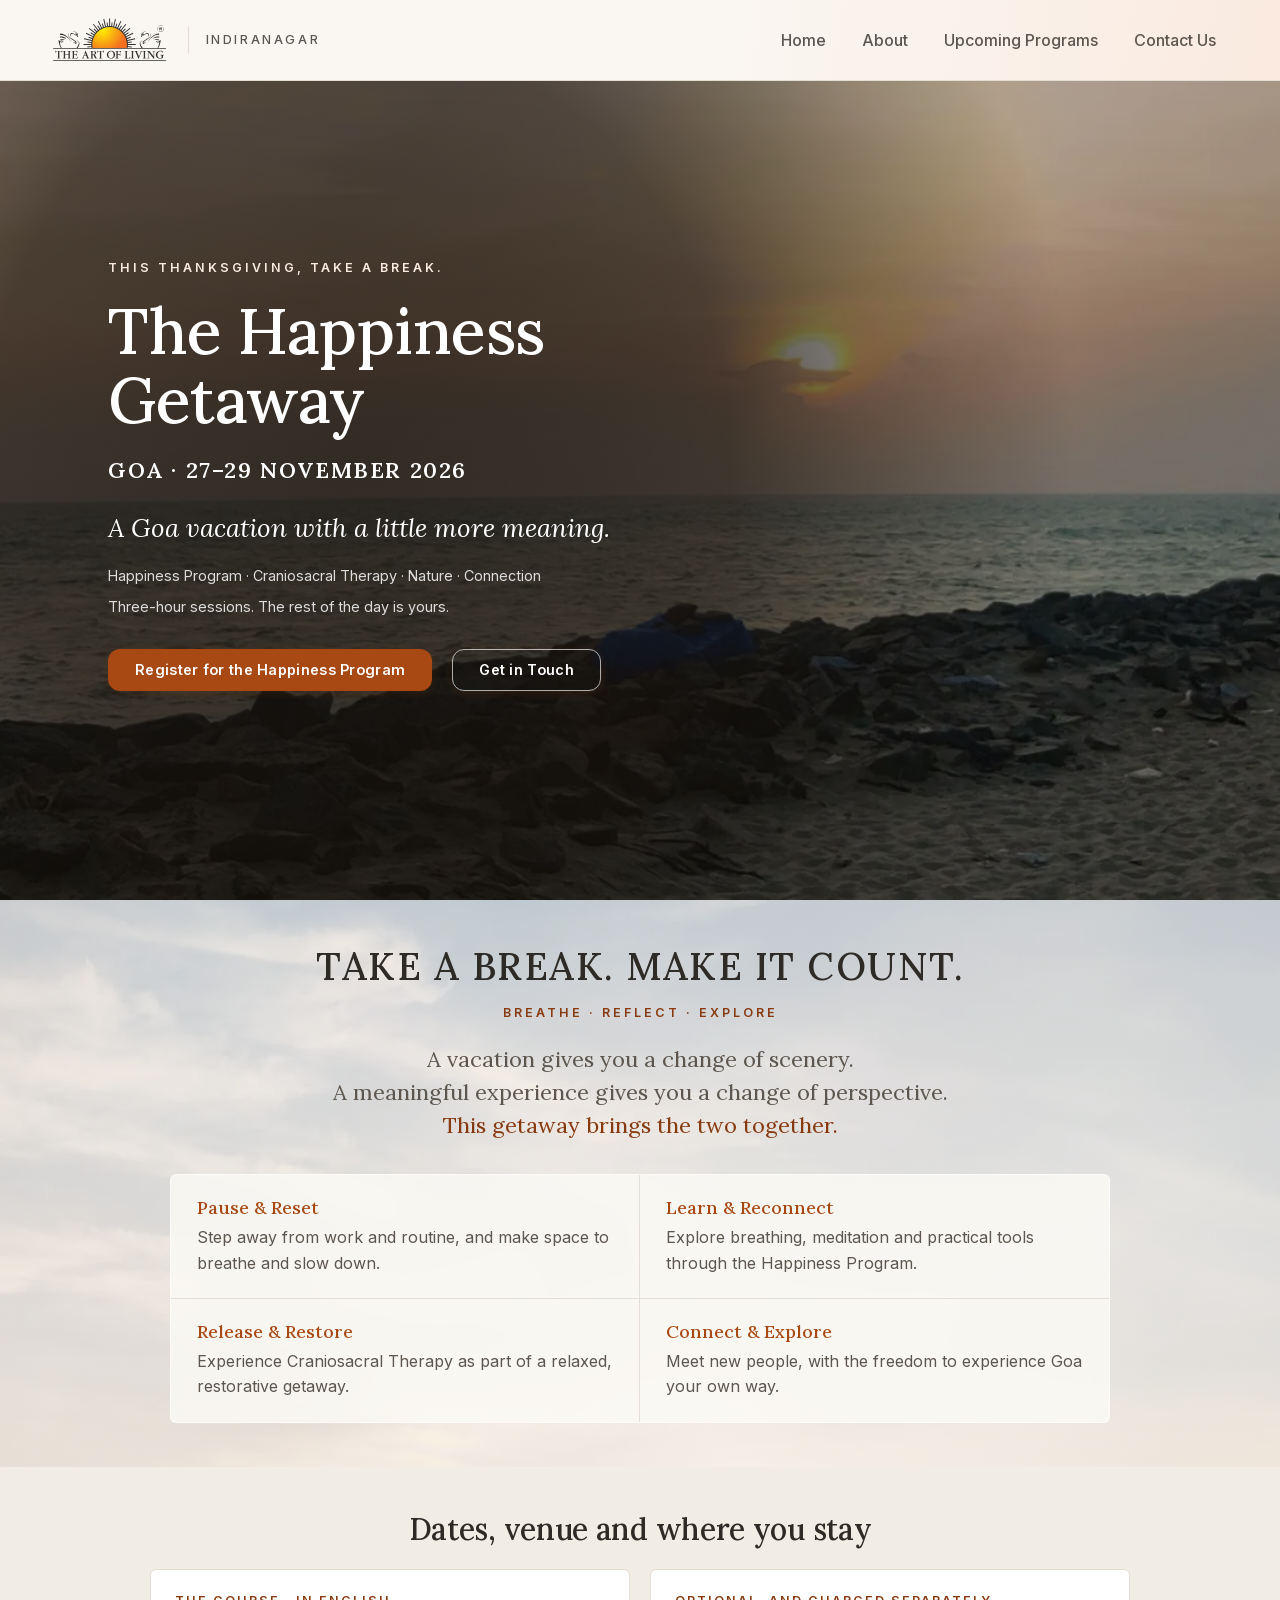
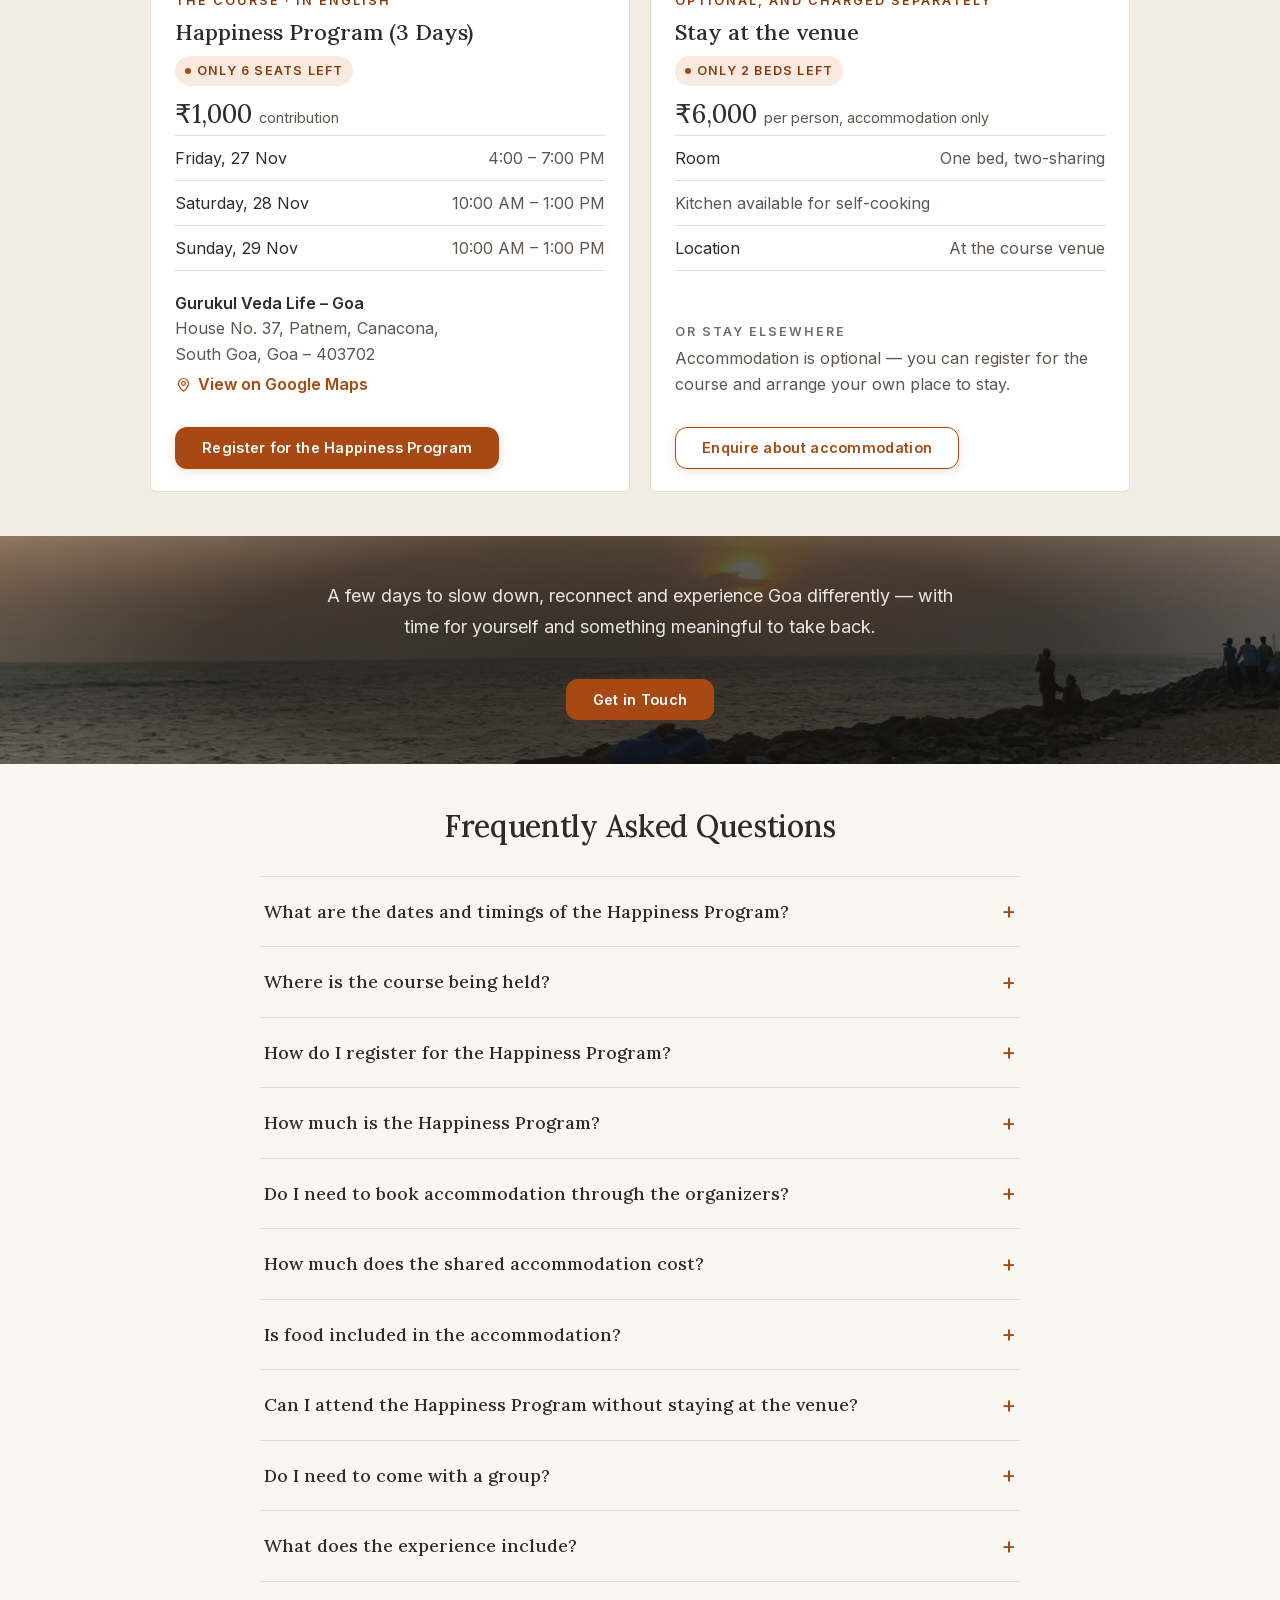
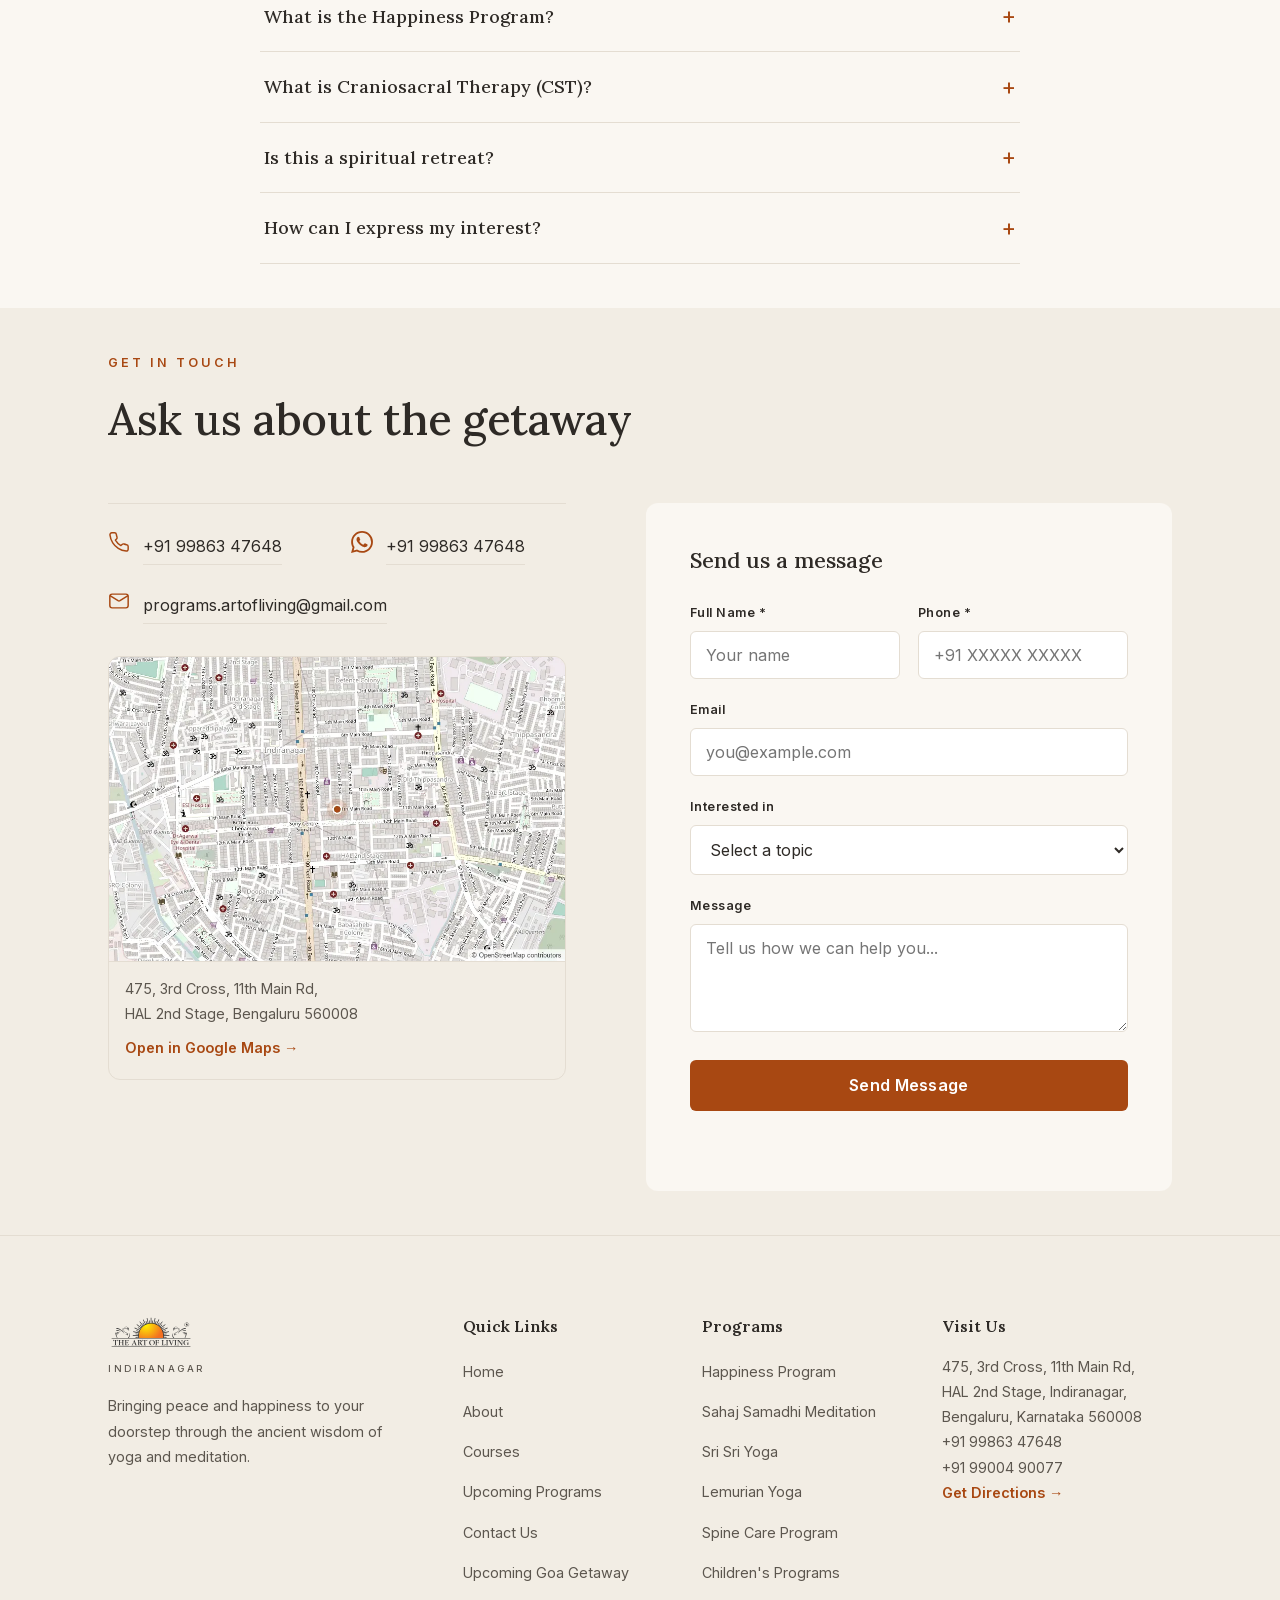
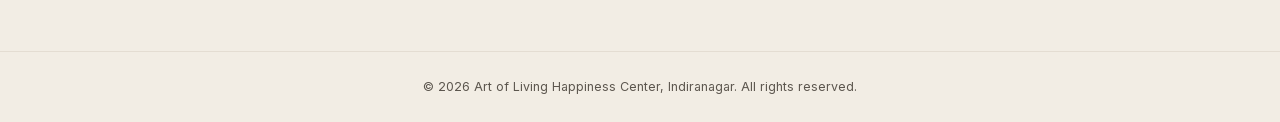
<file: happiness-getaway.html>
<!DOCTYPE html>
<html lang="en">
<head>
  <meta charset="UTF-8">
  <meta name="viewport" content="width=device-width, initial-scale=1.0">
  <title>The Happiness Getaway &middot; Goa, 27&ndash;29 November 2026 | Art of Living Indiranagar</title>
  <meta name="description" content="A Goa vacation with a little more meaning. The Happiness Program over a long weekend, 27–29 November 2026 at Patnem, South Goa — three-hour sessions, the rest of the day yours. Organized by Art of Living Indiranagar.">
  <meta name="theme-color" content="#FAF7F2">
  <meta property="og:title" content="The Happiness Getaway &middot; Goa, 27&ndash;29 November 2026">
  <meta property="og:description" content="A Goa vacation with a little more meaning. Three-hour sessions; the rest of the day is yours.">
  <meta property="og:type" content="website">
  <meta property="og:locale" content="en_IN">
  <!-- TODO before launch: set the real domain + a real photo for link previews
  <link rel="canonical" href="https://example.org/happiness-getaway.html">
  <meta property="og:url" content="https://example.org/happiness-getaway.html">
  <meta property="og:image" content="https://example.org/og.jpg">
  -->
  <link rel="icon" href="img/favicon.svg">
  <link rel="preload" href="fonts/lora-var-latin.woff2" as="font" type="font/woff2" crossorigin>
  <link rel="preload" href="fonts/lora-var-italic-latin.woff2" as="font" type="font/woff2" crossorigin>
  <link rel="preload" href="fonts/inter-var-latin.woff2" as="font" type="font/woff2" crossorigin>
  <link rel="stylesheet" href="css/style.css">
  <!-- Meta Pixel. The one third-party request on the site: it lets Ads
       Manager count visits from the ads, and js/main.js reports each tap on
       a Register button as a Lead. Pixel ID 2501268380283972. -->
  <script>
    !function(f,b,e,v,n,t,s){if(f.fbq)return;n=f.fbq=function(){n.callMethod?
    n.callMethod.apply(n,arguments):n.queue.push(arguments)};if(!f._fbq)f._fbq=n;
    n.push=n;n.loaded=!0;n.version='2.0';n.queue=[];t=b.createElement(e);t.async=!0;
    t.src=v;s=b.getElementsByTagName(e)[0];s.parentNode.insertBefore(t,s)}(window,
    document,'script','https://connect.facebook.net/en_US/fbevents.js');
    fbq('init', '2501268380283972');
    fbq('track', 'PageView');
  </script>
  <noscript><img height="1" width="1" style="display:none"
    src="https://www.facebook.com/tr?id=2501268380283972&ev=PageView&noscript=1"></noscript>
</head>
<body>

  <a href="#main" class="skip-link">Skip to main content</a>

  <!-- Icon sprite — just the glyphs the Get in Touch section uses, copied
       from index.html (no shared-include mechanism on this static site). If
       you touch these there, touch them here. -->
  <svg width="0" height="0" style="position:absolute" aria-hidden="true" focusable="false">
    <defs>
      <symbol id="i-phone" viewBox="0 0 24 24">
        <path d="M22 16.92v3a2 2 0 0 1-2.18 2 19.79 19.79 0 0 1-8.63-3.07 19.5 19.5 0 0 1-6-6A19.79 19.79 0 0 1 2.12 4.18 2 2 0 0 1 4.11 2h3a2 2 0 0 1 2 1.72c.13.96.36 1.9.7 2.81a2 2 0 0 1-.45 2.11L8.09 9.91a16 16 0 0 0 6 6l1.27-1.27a2 2 0 0 1 2.11-.45c.9.34 1.85.57 2.81.7A2 2 0 0 1 22 16.92Z"/>
      </symbol>
      <symbol id="i-whatsapp" viewBox="0 0 24 24">
        <path d="M17.472 14.382c-.297-.149-1.758-.867-2.03-.967-.273-.099-.471-.148-.67.15-.197.297-.767.966-.94 1.164-.173.199-.347.223-.644.075-.297-.15-1.255-.463-2.39-1.475-.883-.788-1.48-1.761-1.653-2.059-.173-.297-.018-.458.13-.606.134-.133.298-.347.446-.52.149-.174.198-.298.298-.497.099-.198.05-.371-.025-.52-.075-.149-.669-1.612-.916-2.207-.242-.579-.487-.5-.669-.51a12.8 12.8 0 0 0-.57-.01c-.198 0-.52.074-.792.372-.272.297-1.04 1.016-1.04 2.479 0 1.462 1.065 2.875 1.213 3.074.149.198 2.096 3.2 5.077 4.487.709.306 1.262.489 1.694.625.712.227 1.36.195 1.871.118.571-.085 1.758-.719 2.006-1.413.248-.694.248-1.289.173-1.413-.074-.124-.272-.198-.57-.347m-5.421 7.403h-.004a9.87 9.87 0 0 1-5.031-1.378l-.361-.214-3.741.982.998-3.648-.235-.374a9.86 9.86 0 0 1-1.51-5.26c.001-5.45 4.436-9.884 9.888-9.884 2.64 0 5.122 1.03 6.988 2.898a9.825 9.825 0 0 1 2.893 6.994c-.003 5.45-4.437 9.884-9.885 9.884m8.413-18.297A11.815 11.815 0 0 0 12.05 0C5.495 0 .16 5.335.157 11.892c0 2.096.547 4.142 1.588 5.945L.057 24l6.305-1.654a11.882 11.882 0 0 0 5.683 1.448h.005c6.554 0 11.89-5.335 11.893-11.893a11.821 11.821 0 0 0-3.48-8.413Z"/>
      </symbol>
      <symbol id="i-pin" viewBox="0 0 24 24">
        <path d="M12 21.5s7-5.6 7-11a7 7 0 1 0-14 0c0 5.4 7 11 7 11Z"/>
        <circle cx="12" cy="10.5" r="2.6"/>
      </symbol>
      <symbol id="i-mail" viewBox="0 0 24 24">
        <rect x="2" y="4.5" width="20" height="15" rx="2.5"/>
        <path d="m2.6 6.4 8.37 5.32a2 2 0 0 0 2.06 0L21.4 6.4"/>
      </symbol>
    </defs>
  </svg>

  <nav class="navbar" id="navbar">
    <div class="container nav-container">
      <!-- Official logo: img/aol-logo.svg, taken from artofliving.org
           (app/themes/artofliving/assets/images/logo.svg). Rising sun in the
           brand gradient (#fff200 → #f37021), two swans, "THE ART OF LIVING"
           wordmark, ® mark. Do not recolour, redraw, or stretch it — height
           is set in CSS and the width follows the 2.55:1 ratio. -->
      <a href="index.html#home" class="nav-logo">
        <img class="logo-mark" src="img/aol-logo.svg" alt="The Art of Living" width="273" height="107">
        <span class="logo-text">Indiranagar</span>
      </a>
      <ul class="nav-menu" id="navMenu">
        <li><a href="index.html#home" class="nav-link">Home</a></li>
        <li><a href="index.html#about" class="nav-link">About</a></li>
        <li><a href="index.html#upcoming" class="nav-link">Upcoming Programs</a></li>
        <li><a href="index.html#contact" class="nav-link">Contact Us</a></li>
      </ul>
      <button class="hamburger" id="hamburger" aria-label="Toggle menu" aria-controls="navMenu" aria-expanded="false">
        <span></span><span></span><span></span>
      </button>
    </div>
  </nav>

  <main id="main">

    <!-- ===== Hero =====================================================
         Same photograph as the homepage carousel's fourth slide, by design:
         the carousel is the teaser and this is where it opens out. Full
         bleed and much taller, so it reads as a page rather than a panel. -->
    <header class="gw-hero">
      <div class="container gw-hero-inner">
        <p class="gw-eyebrow">This Thanksgiving, take a break.</p>
        <h1 class="gw-title">The Happiness Getaway</h1>
        <p class="gw-where">Goa &middot; 27&ndash;29 November 2026</p>
        <p class="gw-lede">A Goa vacation with a little more meaning.</p>
        <p class="gw-strands">Happiness Program &middot; Craniosacral Therapy &middot; Nature &middot; Connection</p>
        <p class="gw-hours">Three-hour sessions. The rest of the day is yours.</p>

        <p class="gw-cta">
          <a href="https://aolt.in/1067829" target="_blank" rel="noopener"
             class="btn btn-primary btn-register">Register for the Happiness Program</a>
          <a href="#get-in-touch" class="btn btn-outline btn-register">Get in Touch</a>
        </p>
      </div>
    </header>

    <!-- ===== The experience ==========================================
         The page's one middle section. The sky is the section — the heading,
         the rhythm line and the proposition sit on it, and the four blocks
         sit on it too, as a single frosted panel rather than four cards.
         No morning/afternoon breakdown, no second benefits section, and
         nothing here repeats the hero's dates or programs. The Art of Living
         name and mark belong to the header and footer only. -->
    <section class="section gw-exp" aria-labelledby="gw-exp-h">
      <div class="container gw-fade">

        <div class="gw-exp-head">
          <h2 class="gw-h2 gw-caps-h" id="gw-exp-h">Take a break. Make it count.</h2>
          <p class="gw-rhythm">Breathe &middot; Reflect &middot; Explore</p>
          <blockquote class="gw-prop">
            <p>
              A vacation gives you a change of scenery.<br>
              A meaningful experience gives you a change of perspective.<br>
              <em>This getaway brings the two together.</em>
            </p>
          </blockquote>
        </div>

        <!-- Client-approved copy: don't reword or reorder these four. -->
        <ul class="gw-gains">
          <li>
            <h3>Pause &amp; Reset</h3>
            <p>Step away from work and routine, and make space to breathe and slow down.</p>
          </li>
          <li>
            <h3>Learn &amp; Reconnect</h3>
            <p>Explore breathing, meditation and practical tools through the Happiness Program.</p>
          </li>
          <li>
            <h3>Release &amp; Restore</h3>
            <p>Experience Craniosacral Therapy as part of a relaxed, restorative getaway.</p>
          </li>
          <li>
            <h3>Connect &amp; Explore</h3>
            <p>Meet new people, with the freedom to experience Goa your own way.</p>
          </li>
        </ul>

      </div>
    </section>

    <!-- ===== Details, registration and accommodation ==================
         The confirmed facts, and the two things a visitor can actually do.
         Registration and accommodation are deliberately separate panels:
         they are booked through different people and the accommodation is
         optional and charged on top. Nothing here states what the course
         fee covers beyond the Happiness Program itself. -->
    <section class="section gw-details" id="details" aria-labelledby="gw-details-h">
      <div class="container">
        <div class="gw-head">
          <h2 class="gw-h2" id="gw-details-h">Dates, venue and where you stay</h2>
        </div>

        <div class="gw-detail-grid">

          <div class="gw-panel">
            <p class="gw-panel-tag">The course &middot; in English</p>
            <h3 class="gw-panel-h">Happiness Program (3 Days)</h3>
            <!-- Both cards carry the badge in the same slot, under the
                 heading. Beside the heading it sat a line higher and pushed
                 that card's price and facts table out of step with the
                 other's; the two read as a pair, so the slot has to match. -->
            <p class="gw-stock gw-stock-block">Only 6 seats left</p>
            <!-- Same treatment as the accommodation price opposite, so the two
                 figures read as a pair and the course fee is not the quieter
                 of the two. "Contribution" is the word data.js uses for the
                 batch cards on the homepage. -->
            <p class="gw-option-price">&#8377;1,000 <span>contribution</span></p>
            <dl class="gw-sched">
              <!-- One row per day, so this table has three rows against the
                   three opposite and the two line up row for row. The month
                   is abbreviated because spelled out, the Saturday and Sunday
                   rows pushed their times onto a second line at 834-900px,
                   where the cards sit side by side at their narrowest. -->
              <div>
                <dt>Friday, 27 Nov</dt>
                <dd>4:00 &ndash; 7:00 PM</dd>
              </div>
              <div>
                <dt>Saturday, 28 Nov</dt>
                <dd>10:00 AM &ndash; 1:00 PM</dd>
              </div>
              <div>
                <dt>Sunday, 29 Nov</dt>
                <dd>10:00 AM &ndash; 1:00 PM</dd>
              </div>
            </dl>
            <p class="gw-venue">
              <!-- The label is for screen readers only. On screen the bold
                   venue name is heading enough after the schedule table, and
                   the line it occupied was pure height in a card that is
                   taller than the one beside it. -->
              <span class="gw-venue-label sr-only">Venue</span>
              <span class="gw-venue-name">Gurukul Veda Life &ndash; Goa</span>
              House No. 37, Patnem, Canacona,<br>South Goa, Goa &ndash; 403702
              <!-- A link, not an embedded map: an iframe would pull Google's
                   scripts into a page that currently loads nothing third-party,
                   and the pin is what people actually want — it opens in their
                   own maps app with directions already available. -->
              <a class="gw-map-link" href="https://maps.app.goo.gl/8DWorJzQa2VGuHB27"
                 target="_blank" rel="noopener">
                <svg class="icon" aria-hidden="true"><use href="#i-pin"/></svg>
                View on Google Maps
              </a>
            </p>
            <p class="gw-panel-cta">
              <a href="https://aolt.in/1067829" target="_blank" rel="noopener"
                 class="btn btn-primary btn-register">Register for the Happiness Program</a>
            </p>
          </div>

          <div class="gw-panel gw-panel-stay">
            <p class="gw-panel-tag">Optional, and charged separately</p>
            <h3 class="gw-panel-h">Stay at the venue</h3>
            <!-- Sentence case in the markup, uppercased in CSS, so a screen
                 reader says the words instead of spelling them out — the
                 same way .gw-panel-tag is written. -->
            <p class="gw-stock gw-stock-block">Only 2 beds left</p>
            <!-- Same skeleton as the course panel opposite — tag, heading,
                 badge, figure, facts table, note, CTA — so the two read as a
                 pair. "accommodation only" qualifies the figure because
                 "course + accommodation" above a single price invites the
                 reading that one number covers both. It does not. -->
            <p class="gw-option-price">&#8377;6,000 <span>per person, accommodation only</span></p>
            <dl class="gw-sched gw-stay">
              <div>
                <dt>Room</dt>
                <dd>One bed, two-sharing</dd>
              </div>
              <!-- Merged: one full-width line, no label. The <dt> stays for
                   screen readers, which otherwise meet a value with nothing
                   naming it — a <dl> row has to be a pair. -->
              <div class="gw-row-merged">
                <dt class="sr-only">Meals</dt>
                <dd>Kitchen available for self-cooking</dd>
              </div>
              <div>
                <dt>Location</dt>
                <dd>At the course venue</dd>
              </div>
            </dl>
            <p class="gw-venue">
              <span class="gw-venue-label">Or stay elsewhere</span>
              Accommodation is optional &mdash; you can register for the course
              and arrange your own place to stay.
            </p>
            <p class="gw-panel-cta">
              <a href="#get-in-touch" class="btn btn-outline btn-register">Enquire about accommodation</a>
            </p>
          </div>

        </div>
      </div>
    </section>

    <!-- ===== Closing ==================================================
         A feeling and a door, nothing else — one sentence and one button, no
         heading. No dates, no programs, no logo, no "coming soon": all of
         that is in the hero, the FAQ or the footer. -->
    <section class="section gw-close" aria-label="Get in touch">
      <div class="container gw-close-inner">
        <p class="gw-close-copy">A few days to slow down, reconnect and experience Goa differently &mdash; with time for yourself and something meaningful to take back.</p>
        <p class="gw-cta">
          <a href="#get-in-touch" class="btn btn-primary btn-register">Get in Touch</a>
        </p>
      </div>
    </section>

    <!-- ===== FAQ ====================================================== -->
    <section class="section gw-faq" aria-labelledby="gw-faq-h">
      <div class="container">
        <div class="gw-head">
          <h2 class="gw-h2" id="gw-faq-h">Frequently Asked Questions</h2>
        </div>

        <div class="gw-accordion">
          <details class="gw-q">
            <summary>What are the dates and timings of the Happiness Program?</summary>
            <div class="gw-a"><p>The three-day program takes place from 27&ndash;29 November 2026. Friday&rsquo;s session is from 4:00&ndash;7:00 PM, and Saturday and Sunday&rsquo;s sessions are from 10:00 AM&ndash;1:00 PM.</p></div>
          </details>
          <details class="gw-q">
            <summary>Where is the course being held?</summary>
            <div class="gw-a"><p>The venue is Gurukul Veda Life &ndash; Goa, House No. 37, Patnem, Canacona, South Goa, Goa &ndash; 403702. <a href="https://maps.app.goo.gl/8DWorJzQa2VGuHB27" target="_blank" rel="noopener">View on Google Maps</a>.</p></div>
          </details>
          <details class="gw-q">
            <summary>How do I register for the Happiness Program?</summary>
            <div class="gw-a"><p>Register through the official link: <a href="https://aolt.in/1067829" target="_blank" rel="noopener">aolt.in/1067829</a>. Course registration and accommodation arrangements are separate.</p></div>
          </details>
          <details class="gw-q">
            <summary>How much is the Happiness Program?</summary>
            <div class="gw-a"><p>The contribution is &#8377;1,000 per person for the three-day program, taught in English. Accommodation is separate.</p></div>
          </details>
          <details class="gw-q">
            <summary>Do I need to book accommodation through the organizers?</summary>
            <div class="gw-a"><p>No. You can arrange your own accommodation and register only for the course. Alternatively, <a href="#get-in-touch">get in touch</a> to enquire about staying at the course venue.</p></div>
          </details>
          <details class="gw-q">
            <summary>How much does the shared accommodation cost?</summary>
            <div class="gw-a"><p>Accommodation costs &#8377;6,000 per person for one bed in a two-person shared room. This is separate from course registration.</p></div>
          </details>
          <details class="gw-q">
            <summary>Is food included in the accommodation?</summary>
            <div class="gw-a"><p>No. Food is not included. The accommodation has a kitchen where participants can prepare their own meals.</p></div>
          </details>
          <details class="gw-q">
            <summary>Can I attend the Happiness Program without staying at the venue?</summary>
            <div class="gw-a"><p>Yes. You can register for the course and arrange your own accommodation elsewhere.</p></div>
          </details>
          <details class="gw-q">
            <summary>Do I need to come with a group?</summary>
            <div class="gw-a"><p>Not at all. Whether you&rsquo;re travelling with friends, coming as a couple, or joining on your own, the experience is designed to work for you. Connect with others, enjoy shared experiences, and still have plenty of time to explore Goa &mdash; or simply have some time to yourself.</p></div>
          </details>
          <details class="gw-q">
            <summary>What does the experience include?</summary>
            <div class="gw-a"><p>The experience combines the Happiness Program and Craniosacral Therapy with time to relax, connect and enjoy Goa.</p></div>
          </details>
          <details class="gw-q">
            <summary>What is the Happiness Program?</summary>
            <div class="gw-a"><p>A guided experience from Art of Living that combines practical wisdom, breathing practices, meditation and interactive processes to help you manage stress, reconnect with yourself and bring greater ease and balance into everyday life.</p></div>
          </details>
          <details class="gw-q">
            <summary>What is Craniosacral Therapy (CST)?</summary>
            <div class="gw-a"><p>A gentle, hands-on wellness therapy that works with subtle rhythms and the body&rsquo;s natural patterns. It is designed as a deeply relaxing experience that encourages rest, release and a sense of wellbeing.</p></div>
          </details>
          <details class="gw-q">
            <summary>Is this a spiritual retreat?</summary>
            <div class="gw-a"><p>It includes breathing, meditation and the Happiness Program, but the overall experience is designed to be relaxed, grounded and vacation-oriented.</p></div>
          </details>
          <details class="gw-q">
            <summary>How can I express my interest?</summary>
            <div class="gw-a"><p>Use the <a href="#get-in-touch">Get in Touch</a> section at the foot of this page.</p></div>
          </details>
        </div>
      </div>
    </section>


    <!-- ===== Get in Touch =============================================
         The homepage's contact section, lifted whole so the two read as one
         component: same header, same icon/value contact rows, same map card,
         same form. Only the anchor id, the heading and the topic options
         differ. The form is handled by js/page.js here, because js/main.js
         (which owns it on the homepage) depends on data.js and homepage-only
         elements and would throw on this page. -->
<section class="section contact gw-contact" id="get-in-touch" aria-labelledby="gw-contact-h">
      <div class="container">
        <div class="section-header align-left">
          <p class="section-tag">Get In Touch</p>
          <h2 class="section-title" id="gw-contact-h">Ask us about the getaway</h2>
        </div>
        <div class="contact-grid">
          <div class="contact-info">
            <!-- This column held six stacked blocks. Gone: the centre's name
                 (already in the masthead AND the section title above), the
                 address as loose prose, and a "Get Directions" button that
                 pointed at the same Maps pin as the map card two blocks below
                 it — three affordances for one link.
                 What's left is two details and one map. -->
            <!-- Icons carry the category, so the old "PHONE"/"EMAIL" labels are
                 gone from the page but not from the accessibility tree: each
                 block keeps a visually hidden one, and every link says what it
                 does as well as which number, because the phone and WhatsApp
                 columns repeat the same two numbers. -->
            <ul class="contact-details">
              <li class="contact-item">
                <svg class="icon contact-icon" aria-hidden="true"><use href="#i-phone"/></svg>
                <div class="contact-values">
                  <span class="sr-only">Call us</span>
                  <a href="tel:+919986347648" aria-label="Call +91 99863 47648">+91 99863 47648</a>
                </div>
              </li>
              <li class="contact-item">
                <svg class="icon contact-icon icon-solid" aria-hidden="true"><use href="#i-whatsapp"/></svg>
                <div class="contact-values">
                  <span class="sr-only">Message us on WhatsApp</span>
                  <a href="https://wa.me/919986347648" target="_blank" rel="noopener"
                     aria-label="Message +91 99863 47648 on WhatsApp">+91 99863 47648</a>
                </div>
              </li>
              <li class="contact-item contact-item-wide">
                <svg class="icon contact-icon" aria-hidden="true"><use href="#i-mail"/></svg>
                <div class="contact-values">
                  <span class="sr-only">Email us</span>
                  <a href="mailto:programs.artofliving@gmail.com"
                     aria-label="Email programs.artofliving@gmail.com">programs.artofliving@gmail.com</a>
                </div>
              </li>
            </ul>
            <!-- Static image, not a Google Maps iframe: an embed ships ~300KB and
                 sets Google cookies for every visitor before anyone asks for a
                 map. This is a 136KB picture stitched from OpenStreetMap tiles,
                 desaturated to sit with the palette, linking out to your existing
                 Maps pin. ODbL requires the attribution, which is burned in.
                 The card now carries the address, so it replaces three blocks. -->
            <a class="contact-map" href="https://maps.app.goo.gl/m9T7pvFitFbhBjsg8"
               target="_blank" rel="noopener"
               aria-label="Open the centre's location in Google Maps">
              <img src="img/map.webp" width="900" height="600"
                   alt="Map showing the centre on 11th Main Road, HAL 2nd Stage, Indiranagar" loading="lazy">
              <span class="contact-map-label">
                <span class="contact-map-address">475, 3rd Cross, 11th Main Rd,<br>HAL 2nd Stage, Bengaluru 560008</span>
                <span class="contact-map-cta">Open in Google Maps &rarr;</span>
              </span>
            </a>
            <!-- Uncomment once the center's real handles are in. Dead href="#" icons were removed.
            <div class="social-links">
              <a href="https://facebook.com/…" target="_blank" rel="noopener" aria-label="Facebook">f</a>
              <a href="https://instagram.com/…" target="_blank" rel="noopener" aria-label="Instagram">ig</a>
              <a href="https://youtube.com/…" target="_blank" rel="noopener" aria-label="YouTube">yt</a>
              <a href="https://wa.me/919986347648" target="_blank" rel="noopener" aria-label="WhatsApp">wa</a>
            </div>
            -->
          </div>
          <form class="contact-form" id="contactForm">
            <h3>Send us a message</h3>
            <div class="form-row">
              <div class="form-group">
                <label for="name">Full Name *</label>
                <input type="text" id="name" name="name" required placeholder="Your name">
              </div>
              <div class="form-group">
                <label for="phone">Phone *</label>
                <input type="tel" id="phone" name="phone" required placeholder="+91 XXXXX XXXXX">
              </div>
            </div>
            <div class="form-group">
              <label for="email">Email</label>
              <input type="email" id="email" name="email" placeholder="you@example.com">
            </div>
            <div class="form-group">
              <label for="course">Interested in</label>
              <!-- Options built from js/data.js so this can't drift out of sync with the courses above -->
              <select id="course" name="course">
                <option value="">Select a topic</option>
                <option value="Happiness Program — Goa Getaway">Happiness Program &mdash; Goa Getaway</option>
                <option value="Accommodation at the Goa venue">Accommodation at the Goa venue</option>
              </select>
            </div>
            <div class="form-group">
              <label for="message">Message</label>
              <textarea id="message" name="message" rows="4" placeholder="Tell us how we can help you..."></textarea>
            </div>
            <button type="submit" class="btn btn-primary btn-lg btn-block">Send Message</button>
            <p class="form-note" id="formNote" role="status" aria-live="polite"></p>
          </form>
        </div>
      </div>
    </section>

  </main>

  <footer class="footer">
    <div class="container footer-grid">
      <div class="footer-col">
        <h4>
          <img class="logo-mark" src="img/aol-logo.svg" alt="The Art of Living" width="273" height="107">
          <small>Indiranagar</small>
        </h4>
        <p>Bringing peace and happiness to your doorstep through the ancient wisdom of yoga and meditation.</p>
      </div>
      <div class="footer-col">
        <h4>Quick Links</h4>
        <ul>
          <li><a href="index.html#home">Home</a></li>
          <li><a href="index.html#about">About</a></li>
          <li><a href="index.html#courses">Courses</a></li>
          <li><a href="index.html#upcoming">Upcoming Programs</a></li>
          <li><a href="index.html#contact">Contact Us</a></li>
          <li><a href="happiness-getaway.html">Upcoming Goa Getaway</a></li>
        </ul>
      </div>
      <div class="footer-col">
        <h4>Programs</h4>
        <ul>
          <li><a href="index.html#courses">Happiness Program</a></li>
          <li><a href="index.html#courses">Sahaj Samadhi Meditation</a></li>
          <li><a href="index.html#courses">Sri Sri Yoga</a></li>
          <li><a href="index.html#courses">Lemurian Yoga</a></li>
          <li><a href="spine-care.html">Spine Care Program</a></li>
          <li><a href="index.html#courses">Children's Programs</a></li>
        </ul>
      </div>
      <div class="footer-col">
        <h4>Visit Us</h4>
        <p>475, 3rd Cross, 11th Main Rd,<br> HAL 2nd Stage, Indiranagar,<br>Bengaluru, Karnataka 560008</p>
        <p><a href="tel:+919986347648">+91 99863 47648</a><br><a href="tel:+919900490077">+91 99004 90077</a></p>
        <p><a href="https://maps.app.goo.gl/m9T7pvFitFbhBjsg8" target="_blank" rel="noopener" class="footer-map-link">Get Directions →</a></p>
      </div>
    </div>
    <div class="footer-bottom">
      <p>&copy; <span id="year"></span> Art of Living Happiness Center, Indiranagar. All rights reserved.</p>
    </div>
  </footer>

  <script src="js/page.js"></script>
</body>
</html>
</file>
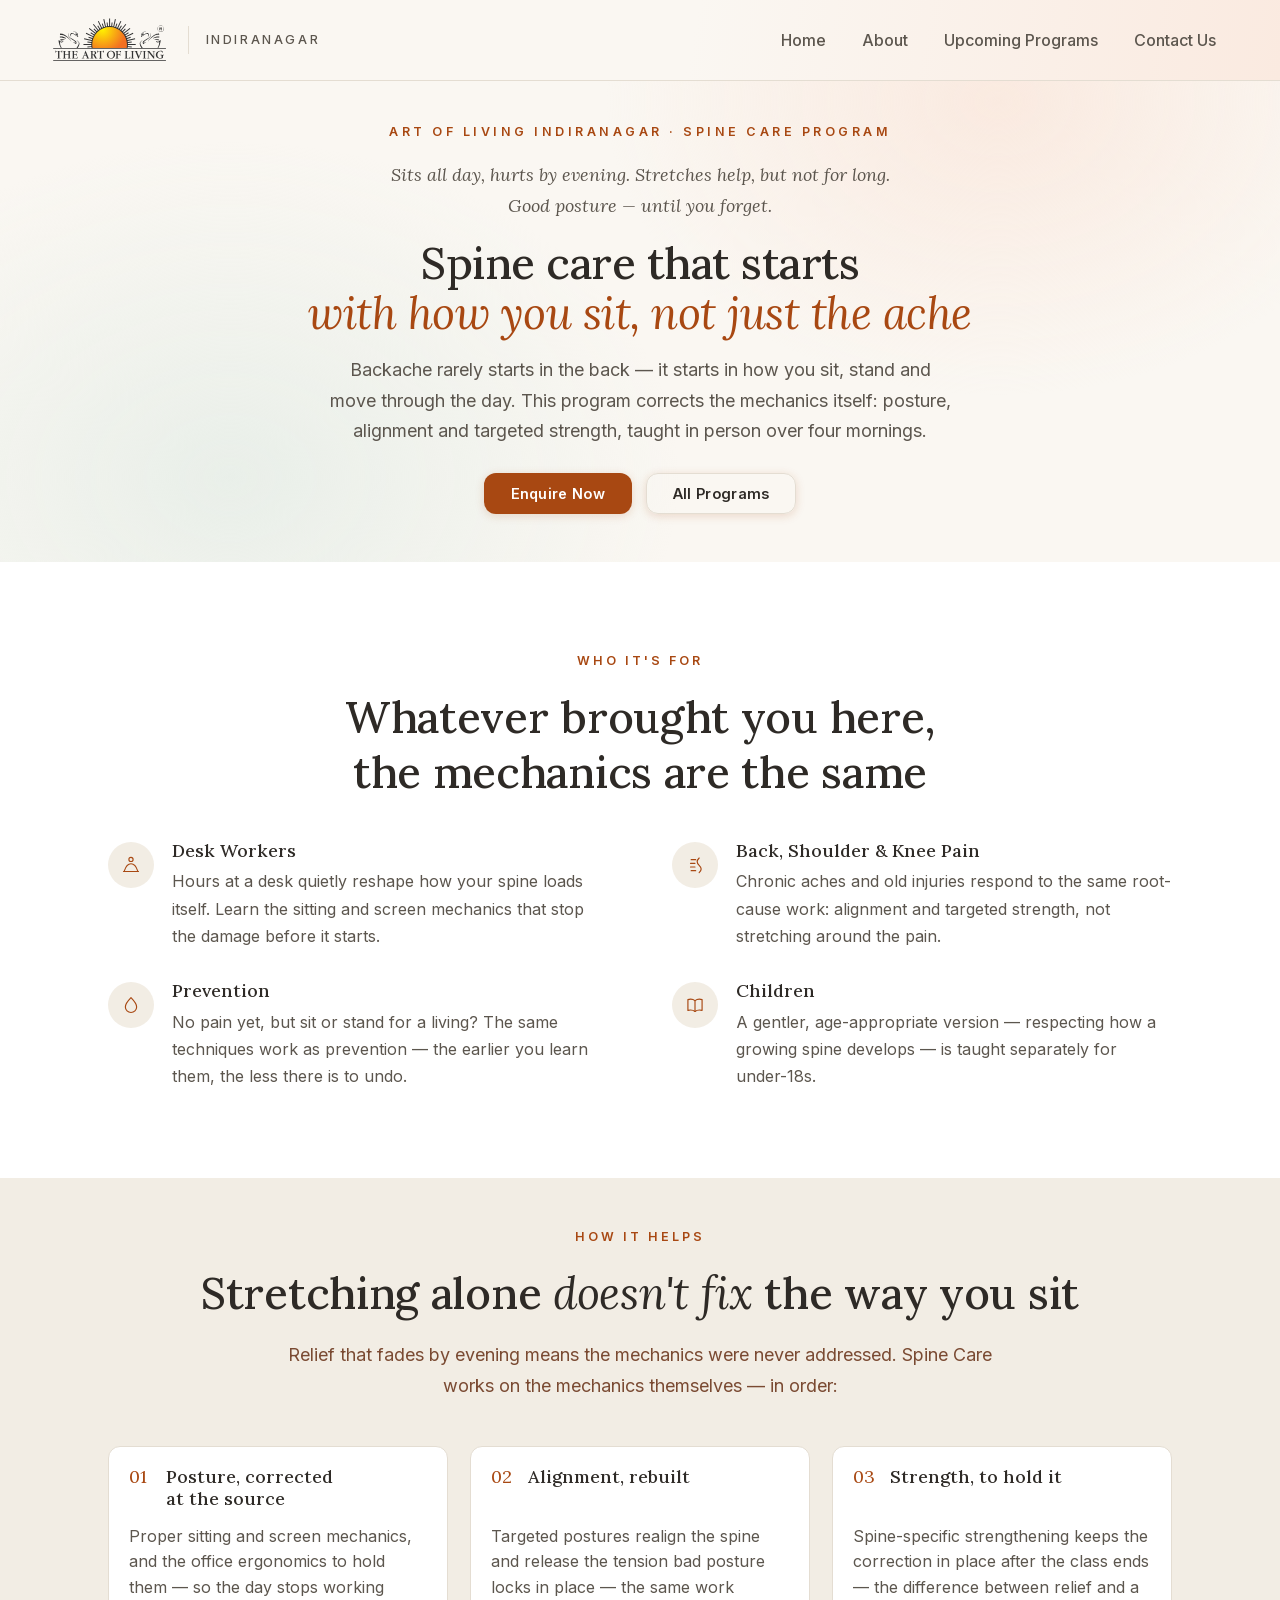
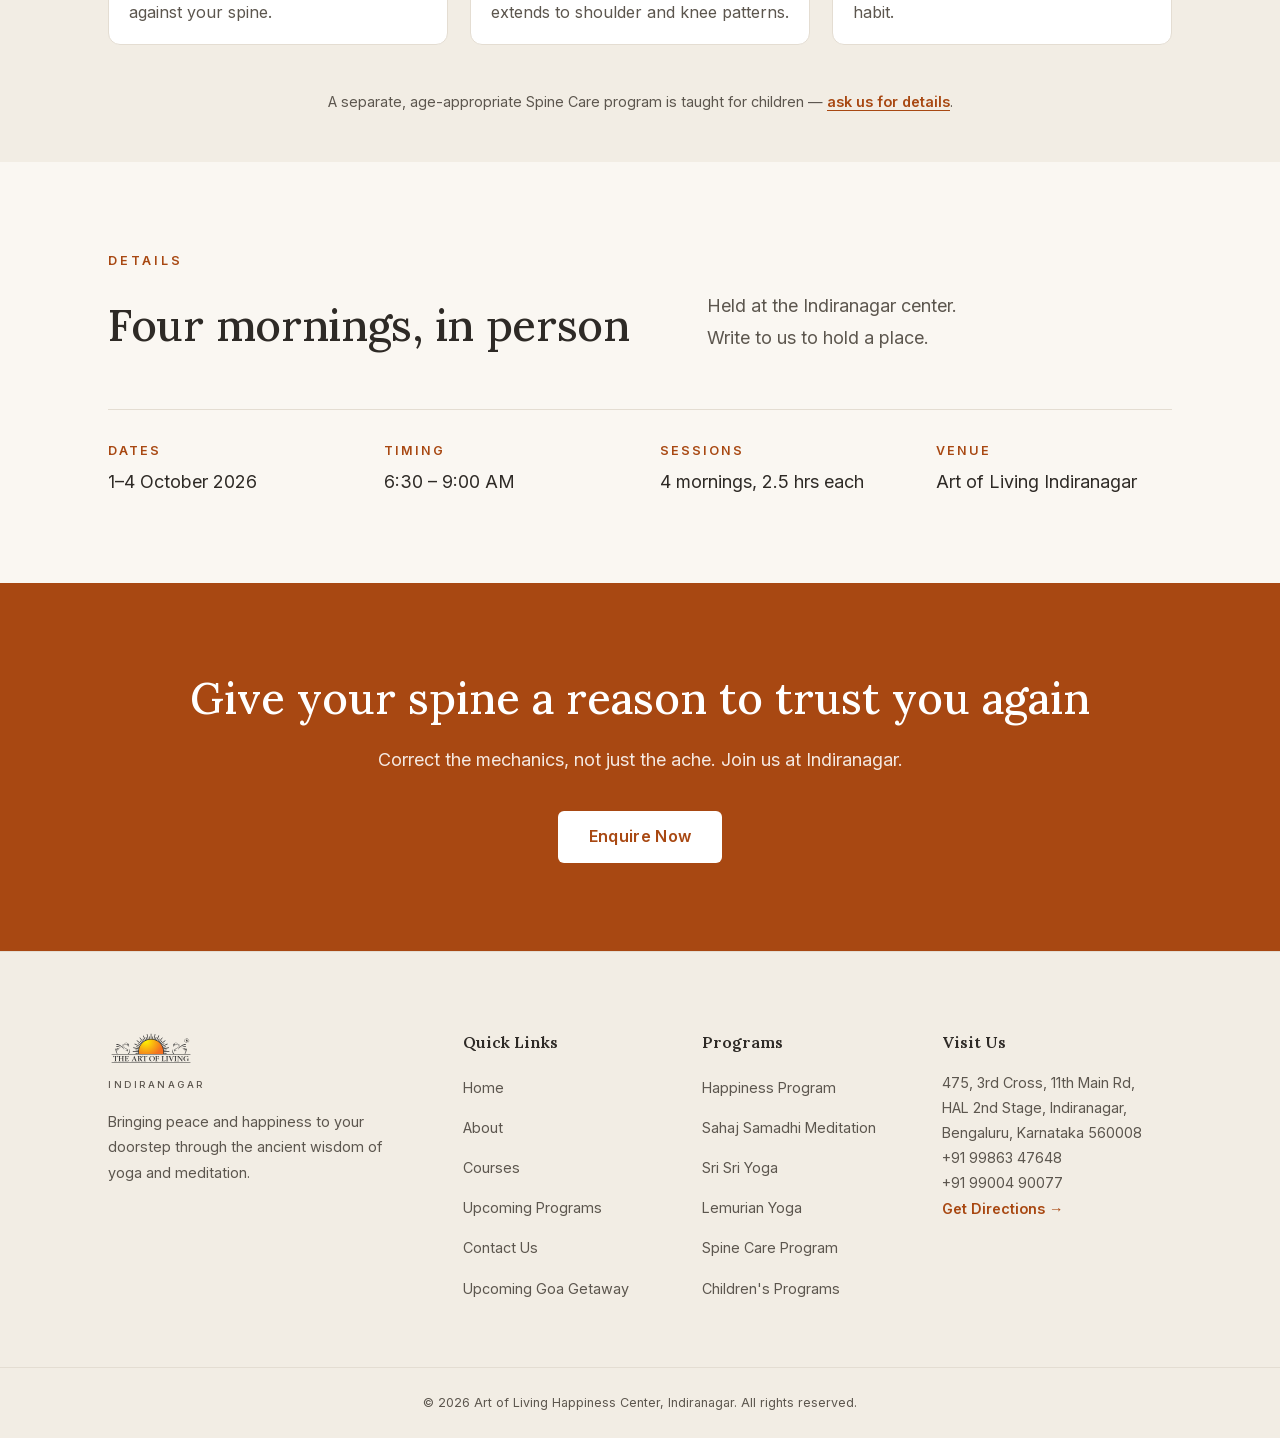
<file: spine-care.html>
<!DOCTYPE html>
<html lang="en">
<head>
  <meta charset="UTF-8">
  <meta name="viewport" content="width=device-width, initial-scale=1.0">
  <title>Spine Care Yoga &amp; Posture Program | Art of Living Indiranagar</title>
  <meta name="description" content="A root-cause program for back, neck and posture pain — sitting mechanics, alignment and targeted strength. Taught in person over four mornings at Art of Living Indiranagar.">
  <meta name="theme-color" content="#FAF7F2">
  <meta property="og:title" content="Spine Care Yoga &amp; Posture Program | Art of Living Indiranagar">
  <meta property="og:description" content="Corrects the mechanics behind back, neck and posture pain, not just the ache. Four mornings, in person at the Indiranagar center.">
  <meta property="og:type" content="website">
  <meta property="og:locale" content="en_IN">
  <!-- TODO before launch: set the real domain + a real photo for link previews
  <link rel="canonical" href="https://example.org/spine-care.html">
  <meta property="og:url" content="https://example.org/spine-care.html">
  <meta property="og:image" content="https://example.org/og.jpg">
  -->
  <link rel="icon" href="img/favicon.svg">
  <link rel="preload" href="fonts/lora-var-latin.woff2" as="font" type="font/woff2" crossorigin>
  <link rel="preload" href="fonts/lora-var-italic-latin.woff2" as="font" type="font/woff2" crossorigin>
  <link rel="preload" href="fonts/inter-var-latin.woff2" as="font" type="font/woff2" crossorigin>
  <link rel="stylesheet" href="css/style.css">
  <!-- Meta Pixel. The one third-party request on the site: it lets Ads
       Manager count visits from the ads, and js/main.js reports each tap on
       a Register button as a Lead. Pixel ID 2501268380283972. -->
  <script>
    !function(f,b,e,v,n,t,s){if(f.fbq)return;n=f.fbq=function(){n.callMethod?
    n.callMethod.apply(n,arguments):n.queue.push(arguments)};if(!f._fbq)f._fbq=n;
    n.push=n;n.loaded=!0;n.version='2.0';n.queue=[];t=b.createElement(e);t.async=!0;
    t.src=v;s=b.getElementsByTagName(e)[0];s.parentNode.insertBefore(t,s)}(window,
    document,'script','https://connect.facebook.net/en_US/fbevents.js');
    fbq('init', '2501268380283972');
    fbq('track', 'PageView');
  </script>
  <noscript><img height="1" width="1" style="display:none"
    src="https://www.facebook.com/tr?id=2501268380283972&ev=PageView&noscript=1"></noscript>
</head>
<body>

  <a href="#main" class="skip-link">Skip to main content</a>

  <!-- Icon sprite — just the symbols this page uses, copied from index.html
       (there's no shared-include mechanism on this static site, so each
       page carries its own copy). i-spinecurve is defined once here and
       once in index.html; if you touch one, touch both. -->
  <svg width="0" height="0" style="position:absolute" aria-hidden="true" focusable="false">
    <defs>
      <symbol id="i-seated" viewBox="0 0 24 24">
        <circle cx="12" cy="5.25" r="2.5"/>
        <path d="M4 19c1.8-5.5 4.6-8.5 8-8.5s6.2 3 8 8.5"/>
        <path d="M3 19.75h18"/>
      </symbol>
      <symbol id="i-clarity" viewBox="0 0 24 24">
        <path d="M12 3.25c0 0 6.75 7 6.75 11a6.75 6.75 0 0 1-13.5 0c0-4 6.75-11 6.75-11Z"/>
      </symbol>
      <!-- The spine as a square icon: the curve on the right, vertebrae as
           ticks on the left. i-spinecurve below is 240x80 and letterboxes down
           to an invisible sliver in a 20px slot, so the icon slots use this
           and the wide diagram keeps that one. -->
      <symbol id="i-spine" viewBox="0 0 24 24">
        <path d="M17 3.6c-3.2 3.1-3.2 5.7 0 8.8s3.2 5.7 0 8.8"/>
        <path d="M7.4 5.6h5.4M6.6 10h5.4M6.6 14.4h5.4M7.4 18.8h5.4"/>
      </symbol>
      <symbol id="i-book" viewBox="0 0 24 24">
        <path d="M12 6.75C9.6 4.9 6.4 4.6 3.5 5.5v13c2.9-.9 6.1-.6 8.5 1.25 2.4-1.85 5.6-2.15 8.5-1.25v-13c-2.9-.9-6.1-.6-8.5 1.25Z"/>
        <path d="M12 6.75v13"/>
      </symbol>
      <!-- The spine, side-on, as a diagram: cervical/thoracic/lumbar curves
           as one flowing line, with short ticks marking vertebrae. Drawn
           for the "How It Helps" grid cell — it argues the section's
           point, the same way i-breathwave does on the homepage's Why
           Sudarshan Kriya section. Same 240x80 box, so it also drops
           (letterboxed, unstretched) into the square icon slots on course
           rows/cards. -->
      <symbol id="i-spinecurve" viewBox="0 0 240 80">
        <path d="M14 68C34 68 36 44 58 44C80 44 82 18 106 18C134 18 136 50 164 50C192 50 196 70 226 70"/>
        <path d="M26 62v12M46 50v12M68 30v12M92 20v12M118 26v12M144 42v12M168 56v12M196 66v12"/>
      </symbol>
    </defs>
  </svg>

  <!-- Navigation — same markup as index.html; links resolve back to the
       homepage's sections since this page has none of its own. -->
  <nav class="navbar" id="navbar">
    <div class="container nav-container">
      <!-- Official logo: img/aol-logo.svg, taken from artofliving.org
           (app/themes/artofliving/assets/images/logo.svg). Rising sun in the
           brand gradient (#fff200 → #f37021), two swans, "THE ART OF LIVING"
           wordmark, ® mark. Do not recolour, redraw, or stretch it — height
           is set in CSS and the width follows the 2.55:1 ratio. -->
      <a href="index.html#home" class="nav-logo">
        <img class="logo-mark" src="img/aol-logo.svg" alt="The Art of Living" width="273" height="107">
        <span class="logo-text">Indiranagar</span>
      </a>
      <ul class="nav-menu" id="navMenu">
        <li><a href="index.html#home" class="nav-link">Home</a></li>
        <li><a href="index.html#about" class="nav-link">About</a></li>
        <li><a href="index.html#upcoming" class="nav-link">Upcoming Programs</a></li>
        <li><a href="index.html#contact" class="nav-link">Contact Us</a></li>
      </ul>
      <button class="hamburger" id="hamburger" aria-label="Toggle menu" aria-controls="navMenu" aria-expanded="false">
        <span></span><span></span><span></span>
      </button>
    </div>
  </nav>

  <main id="main">

  <!-- Hero — same four-layer structure as the homepage hero: identity
       eyebrow, problem/answer pair, mechanism sentence, actions. -->
  <section class="hero">
    <div class="container hero-content">
      <p class="hero-subtitle">Art of Living Indiranagar · Spine Care Program</p>
      <p class="hero-hook"><span>Sits all day, hurts by evening.</span> <span>Stretches help, but not for long.</span> <span>Good posture &mdash; until you forget.</span></p>
      <h1 class="hero-title">Spine care that starts<br><span class="highlight">with how you sit, not just the ache</span></h1>
      <p class="hero-text">Backache rarely starts in the back &mdash; it starts in how you sit, stand and move through the day. This program corrects the mechanics itself: posture, alignment and targeted strength, taught in person over four mornings.</p>
      <div class="hero-buttons">
        <a href="index.html#contact" class="btn btn-primary btn-register">Enquire Now</a>
        <a href="index.html#courses" class="btn btn-outline btn-register">All Programs</a>
      </div>
    </div>
  </section>

  <!-- Who It's For -->
  <section class="section who" id="who">
    <div class="container">
      <div class="section-header">
        <p class="section-tag">Who It's For</p>
        <h2 class="section-title">Whatever brought you here, the mechanics are the same</h2>
      </div>
      <div class="why-grid">
        <div class="why-card">
          <div class="why-icon"><svg class="icon"><use href="#i-seated"/></svg></div>
          <h3>Desk Workers</h3>
          <p>Hours at a desk quietly reshape how your spine loads itself. Learn the sitting and screen mechanics that stop the damage before it starts.</p>
        </div>
        <div class="why-card">
          <div class="why-icon"><svg class="icon"><use href="#i-spine"/></svg></div>
          <h3>Back, Shoulder &amp; Knee Pain</h3>
          <p>Chronic aches and old injuries respond to the same root-cause work: alignment and targeted strength, not stretching around the pain.</p>
        </div>
        <div class="why-card">
          <div class="why-icon"><svg class="icon"><use href="#i-clarity"/></svg></div>
          <h3>Prevention</h3>
          <p>No pain yet, but sit or stand for a living? The same techniques work as prevention &mdash; the earlier you learn them, the less there is to undo.</p>
        </div>
        <div class="why-card">
          <div class="why-icon"><svg class="icon"><use href="#i-book"/></svg></div>
          <h3>Children</h3>
          <p>A gentler, age-appropriate version &mdash; respecting how a growing spine develops &mdash; is taught separately for under-18s.</p>
        </div>
      </div>
    </div>
  </section>

  <!-- How It Helps — the homepage's Why Sudarshan Kriya grid-of-cells,
       reused as-is (same .kriya classes): hairline grid on a tinted
       background, numbered mechanism instead of generic benefit bullets. -->
  <section class="section kriya" id="mechanism">
    <div class="container">
      <div class="kriya-grid">
        <div class="kriya-cell kriya-head">
          <p class="section-tag">How It Helps</p>
          <h2 class="section-title">Stretching alone <em>doesn't fix</em> the way you sit</h2>
          <p class="kriya-lead">Relief that fades by evening means the mechanics were never addressed. Spine Care works on the mechanics themselves &mdash; in order:</p>
        </div>
        <div class="kriya-cell kriya-step">
          <span class="kriya-num">01</span>
          <h3>Posture, corrected at the source</h3>
          <p>Proper sitting and screen mechanics, and the office ergonomics to hold them &mdash; so the day stops working against your spine.</p>
        </div>
        <div class="kriya-cell kriya-step">
          <span class="kriya-num">02</span>
          <h3>Alignment, rebuilt</h3>
          <p>Targeted postures realign the spine and release the tension bad posture locks in place &mdash; the same work extends to shoulder and knee patterns.</p>
        </div>
        <div class="kriya-cell kriya-step">
          <span class="kriya-num">03</span>
          <h3>Strength, to hold it</h3>
          <p>Spine-specific strengthening keeps the correction in place after the class ends &mdash; the difference between relief and a habit.</p>
        </div>
        <p class="kriya-cell kriya-note">A separate, age-appropriate Spine Care program is taught for children &mdash; <a href="index.html#contact" class="mech-cta">ask us for details</a>.</p>
      </div>
    </div>
  </section>

  <!-- Details — the centre runs this in person only, so there is no format
       to choose between and no list to compare: just the four facts someone
       plans around, as label/value pairs on a hairline. No pricing — the
       Indiranagar fees aren't confirmed, and no other program on this site
       publishes them. -->
  <section class="section details" id="details">
    <div class="container">
      <div class="section-header align-left">
        <p class="section-tag">Details</p>
        <h2 class="section-title">Four mornings, in person</h2>
        <p class="section-subtitle">Held at the Indiranagar center. Write to us to hold a place.</p>
      </div>
      <dl class="detail-list">
        <div>
          <dt>Dates</dt>
          <dd>1&ndash;4 October 2026</dd>
        </div>
        <div>
          <dt>Timing</dt>
          <dd>6:30 &ndash; 9:00 AM</dd>
        </div>
        <div>
          <dt>Sessions</dt>
          <dd>4 mornings, 2.5 hrs each</dd>
        </div>
        <div>
          <dt>Venue</dt>
          <dd>Art of Living Indiranagar</dd>
        </div>
      </dl>
    </div>
  </section>

  <!-- CTA Banner -->
  <section class="cta-banner">
    <div class="container cta-content">
      <h2>Give your spine a reason to trust you again</h2>
      <p>Correct the mechanics, not just the ache. Join us at Indiranagar.</p>
      <a href="index.html#contact" class="btn btn-white btn-lg">Enquire Now</a>
    </div>
  </section>

  </main>

  <!-- Footer — same markup as index.html; Quick Links and Programs resolve
       back to the homepage's sections. -->
  <footer class="footer">
    <div class="container footer-grid">
      <div class="footer-col">
        <h4>
          <img class="logo-mark" src="img/aol-logo.svg" alt="The Art of Living" width="273" height="107">
          <small>Indiranagar</small>
        </h4>
        <p>Bringing peace and happiness to your doorstep through the ancient wisdom of yoga and meditation.</p>
      </div>
      <div class="footer-col">
        <h4>Quick Links</h4>
        <ul>
          <li><a href="index.html#home">Home</a></li>
          <li><a href="index.html#about">About</a></li>
          <li><a href="index.html#courses">Courses</a></li>
          <li><a href="index.html#upcoming">Upcoming Programs</a></li>
          <li><a href="index.html#contact">Contact Us</a></li>
          <li><a href="happiness-getaway.html">Upcoming Goa Getaway</a></li>
        </ul>
      </div>
      <div class="footer-col">
        <h4>Programs</h4>
        <ul>
          <li><a href="index.html#courses">Happiness Program</a></li>
          <li><a href="index.html#courses">Sahaj Samadhi Meditation</a></li>
          <li><a href="index.html#courses">Sri Sri Yoga</a></li>
          <li><a href="index.html#courses">Lemurian Yoga</a></li>
          <li><a href="spine-care.html">Spine Care Program</a></li>
          <li><a href="index.html#courses">Children's Programs</a></li>
        </ul>
      </div>
      <div class="footer-col">
        <h4>Visit Us</h4>
        <p>475, 3rd Cross, 11th Main Rd,<br> HAL 2nd Stage, Indiranagar,<br>Bengaluru, Karnataka 560008</p>
        <p><a href="tel:+919986347648">+91 99863 47648</a><br><a href="tel:+919900490077">+91 99004 90077</a></p>
        <p><a href="https://maps.app.goo.gl/m9T7pvFitFbhBjsg8" target="_blank" rel="noopener" class="footer-map-link">Get Directions →</a></p>
      </div>
    </div>
    <div class="footer-bottom">
      <p>&copy; <span id="year"></span> Art of Living Happiness Center, Indiranagar. All rights reserved.</p>
    </div>
  </footer>

  <script src="js/page.js"></script>
</body>
</html>
</file>
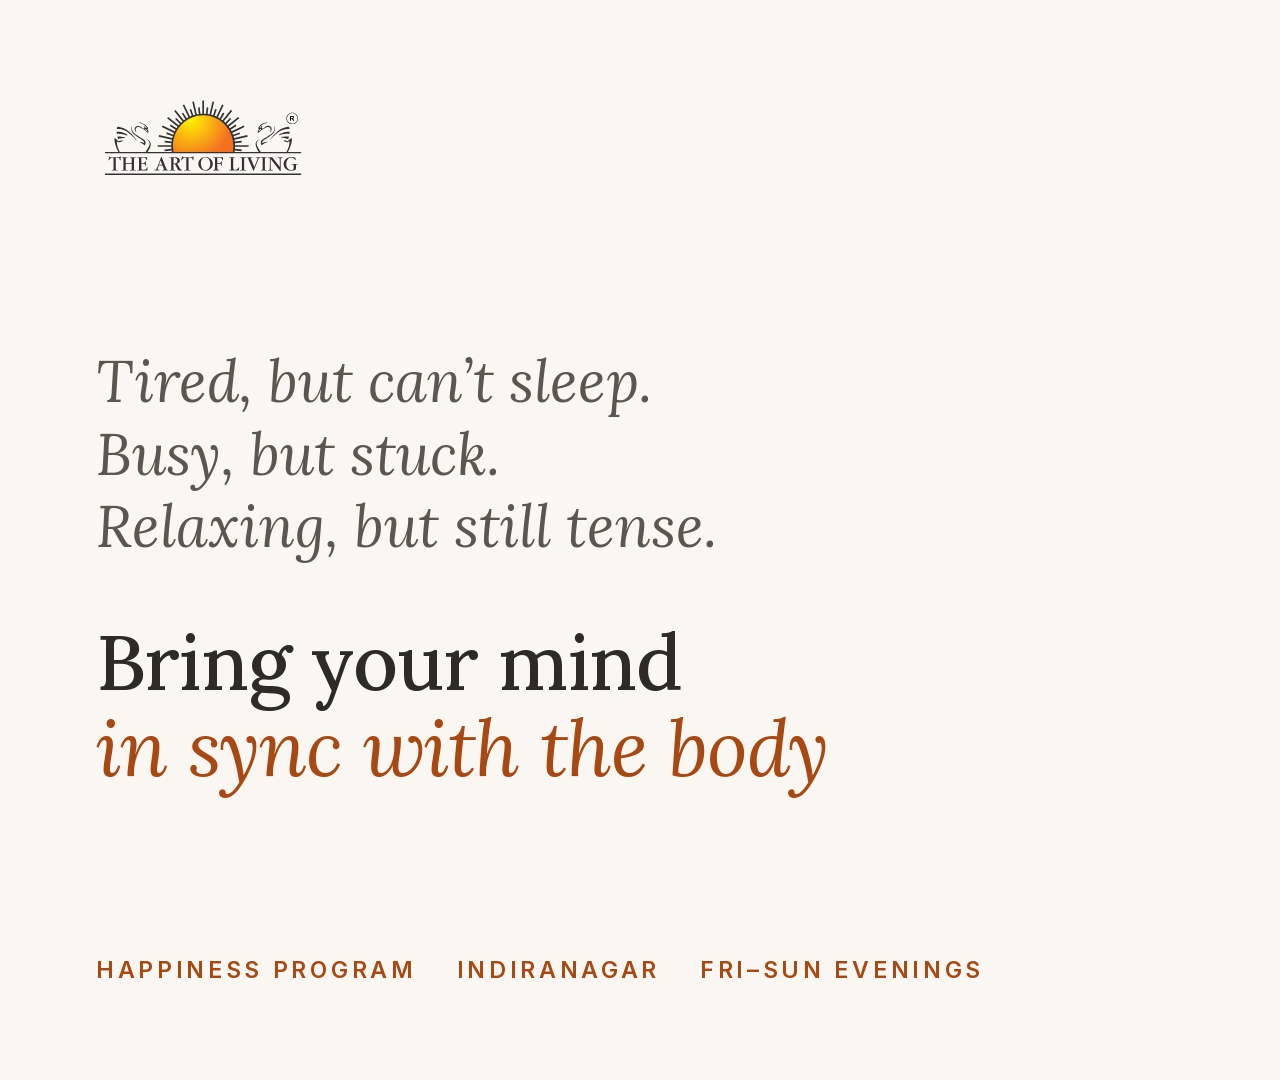
<file: ads/a-hook.html>
<!DOCTYPE html>
<html lang="en">
<head>
  <meta charset="UTF-8">
  <title>Ad A — The hook</title>
  <!-- ?size=feed (default) or ?size=story picks the canvas; see creative.css -->
  <script>document.documentElement.className = new URLSearchParams(location.search).get('size') || 'feed';</script>
  <link rel="stylesheet" href="creative.css">
</head>
<body>
  <!-- Concept A: lead on the feeling, not the course. The three hero lines
       from the homepage, in the visitor's own words, then the answer. -->
  <main class="ad">
    <img class="logo" src="../img/aol-logo.svg" alt="">

    <div>
      <p class="hook">
        <span>Tired, but can&rsquo;t sleep.</span>
        <span>Busy, but stuck.</span>
        <span>Relaxing, but still tense.</span>
      </p>
      <p class="answer" style="margin-top:56px">Bring your mind<br><em>in sync with the body</em></p>
    </div>

    <p class="strip"><span>Happiness Program</span><span>Indiranagar</span><span>Fri&ndash;Sun evenings</span></p>
  </main>
</body>
</html>
</file>
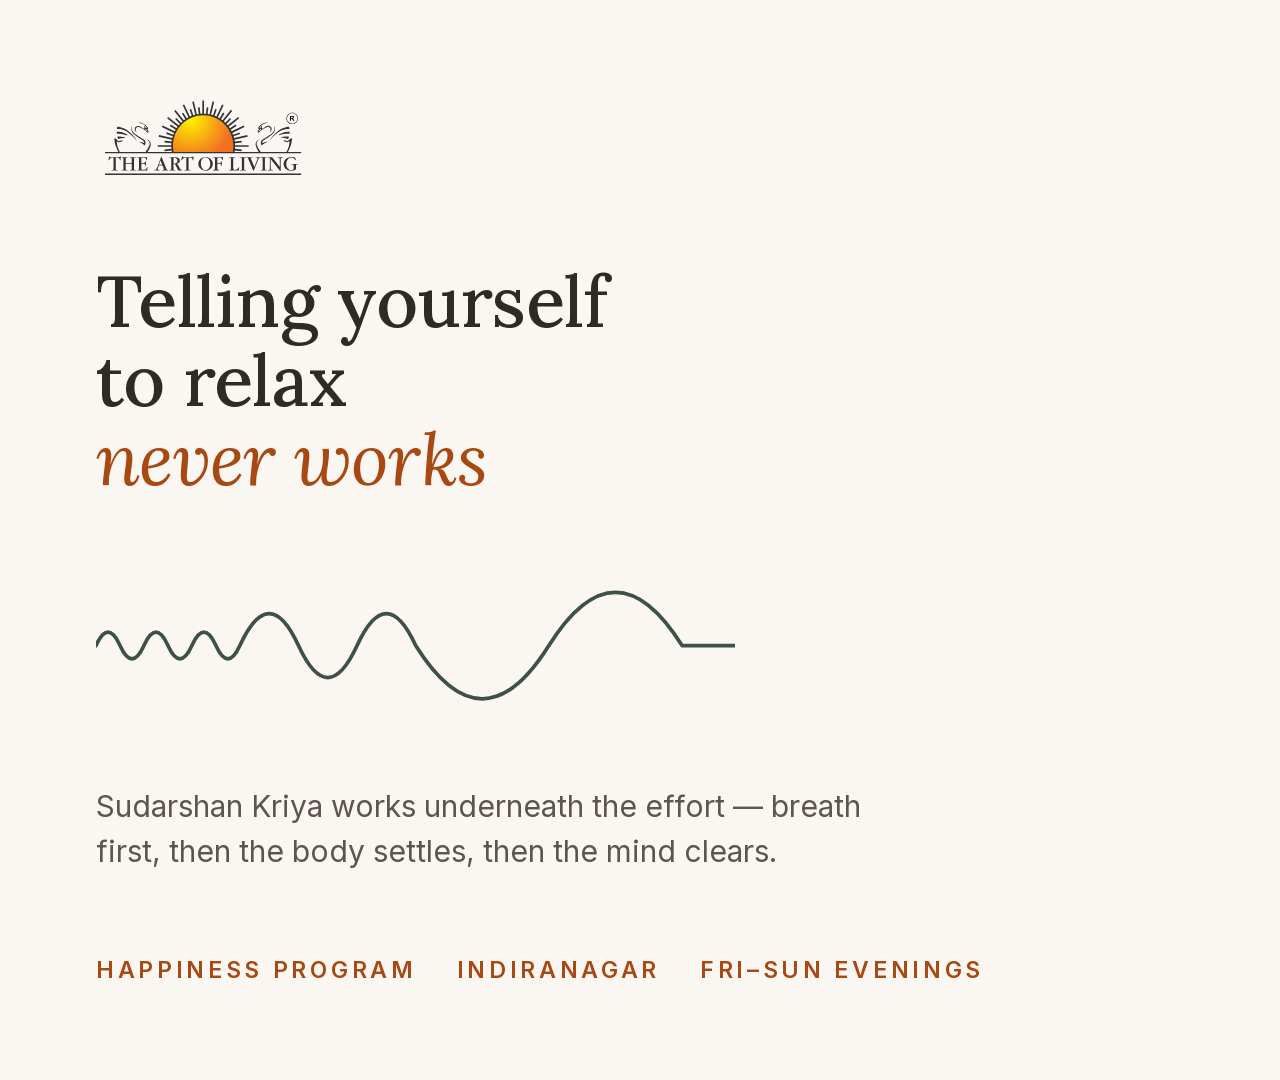
<file: ads/b-relax.html>
<!DOCTYPE html>
<html lang="en">
<head>
  <meta charset="UTF-8">
  <title>Ad B — Relax never works</title>
  <script>document.documentElement.className = new URLSearchParams(location.search).get('size') || 'feed';</script>
  <link rel="stylesheet" href="creative.css">
</head>
<body>
  <!-- Concept B: lead on the argument. Headline from the homepage's Why
       Sudarshan Kriya section; the breath diagram (i-breathwave in
       index.html) is the only visual — shallow and fast easing into slow
       and deep. -->
  <main class="ad">
    <img class="logo" src="../img/aol-logo.svg" alt="">

    <div>
      <h1>Telling yourself<br>to relax<br><em>never works</em></h1>
      <svg class="wave" viewBox="0 0 240 80" aria-hidden="true">
        <path d="M0 40 Q4.5 30 9 40 Q13.5 50 18 40 Q22.5 30 27 40 Q31.5 50 36 40 Q40.5 30 45 40 Q49.5 50 54 40 Q65 16 76 40 Q87 64 98 40 Q109 16 120 40 Q145 80 170 40 Q195 0 220 40 L240 40"/>
      </svg>
      <p class="lead">Sudarshan Kriya works underneath the effort &mdash; breath first, then the body settles, then the mind clears.</p>
    </div>

    <p class="strip"><span>Happiness Program</span><span>Indiranagar</span><span>Fri&ndash;Sun evenings</span></p>
  </main>
</body>
</html>
</file>
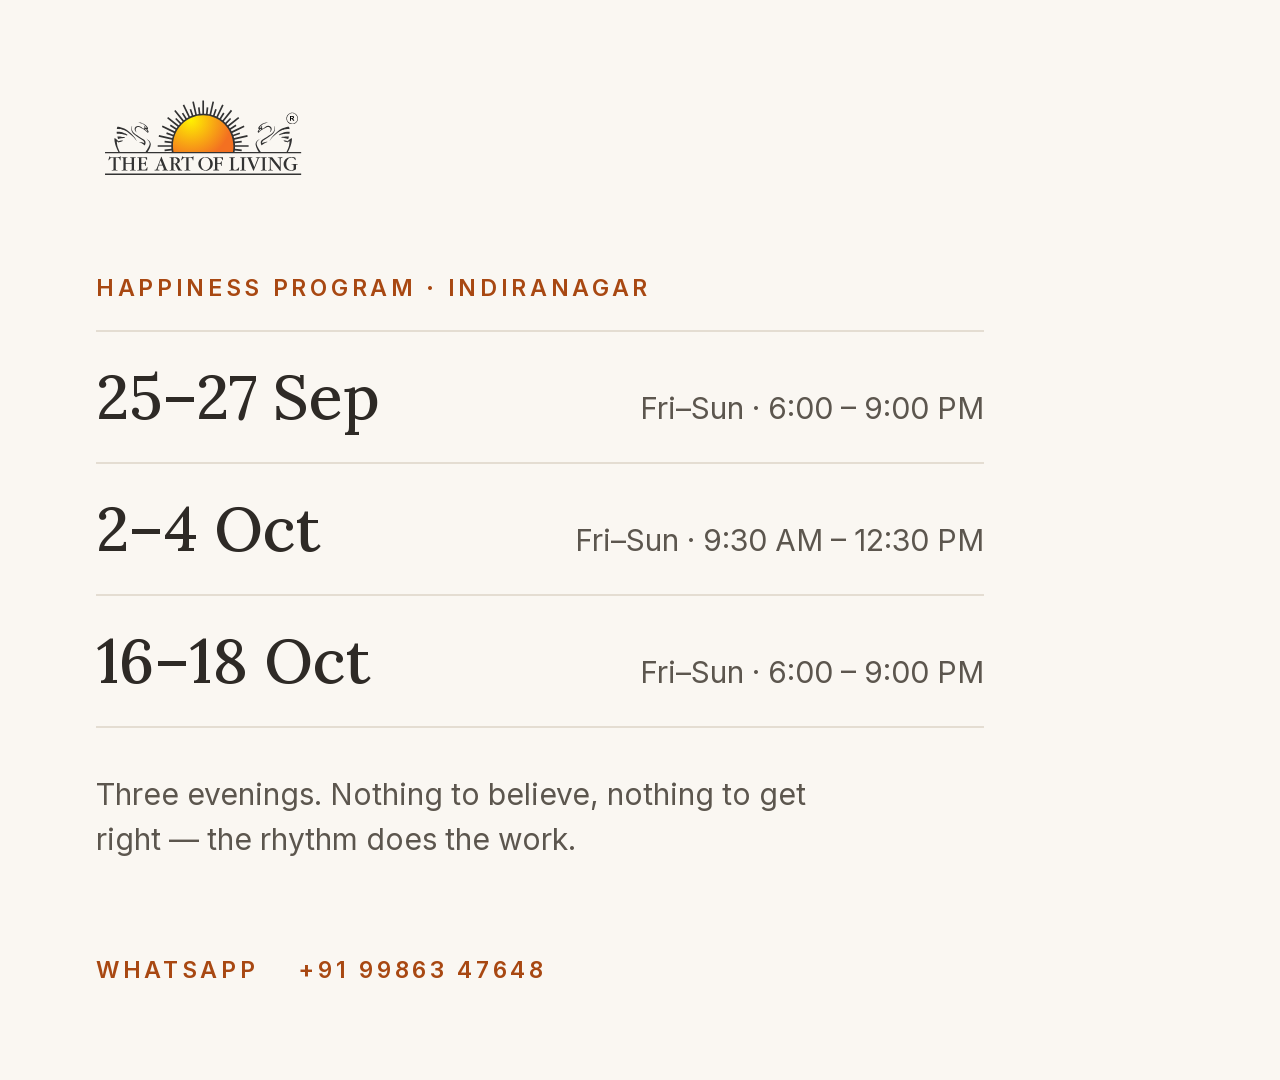
<file: ads/c-dates.html>
<!DOCTYPE html>
<html lang="en">
<head>
  <meta charset="UTF-8">
  <title>Ad C — The dates</title>
  <script>document.documentElement.className = new URLSearchParams(location.search).get('size') || 'feed';</script>
  <link rel="stylesheet" href="creative.css">
</head>
<body>
  <!-- Concept C: for people already interested — just the dates, in the
       same hairline-row shape as the site's Upcoming section. This is the
       one creative that expires: drop a row when its batch passes and
       re-render (sh render.sh). -->
  <main class="ad">
    <img class="logo" src="../img/aol-logo.svg" alt="">

    <div>
      <p class="eyebrow">Happiness Program · Indiranagar</p>
      <ul class="dates">
        <li><span class="d">25&ndash;27 Sep</span><span class="t">Fri&ndash;Sun · 6:00 &ndash; 9:00 PM</span></li>
        <li><span class="d">2&ndash;4 Oct</span><span class="t">Fri&ndash;Sun · 9:30 AM &ndash; 12:30 PM</span></li>
        <li><span class="d">16&ndash;18 Oct</span><span class="t">Fri&ndash;Sun · 6:00 &ndash; 9:00 PM</span></li>
      </ul>
      <p class="lead" style="margin-top:44px">Three evenings. Nothing to believe, nothing to get right &mdash; the rhythm does the work.</p>
    </div>

    <p class="strip"><span>WhatsApp</span><span>+91 99863 47648</span></p>
  </main>
</body>
</html>
</file>
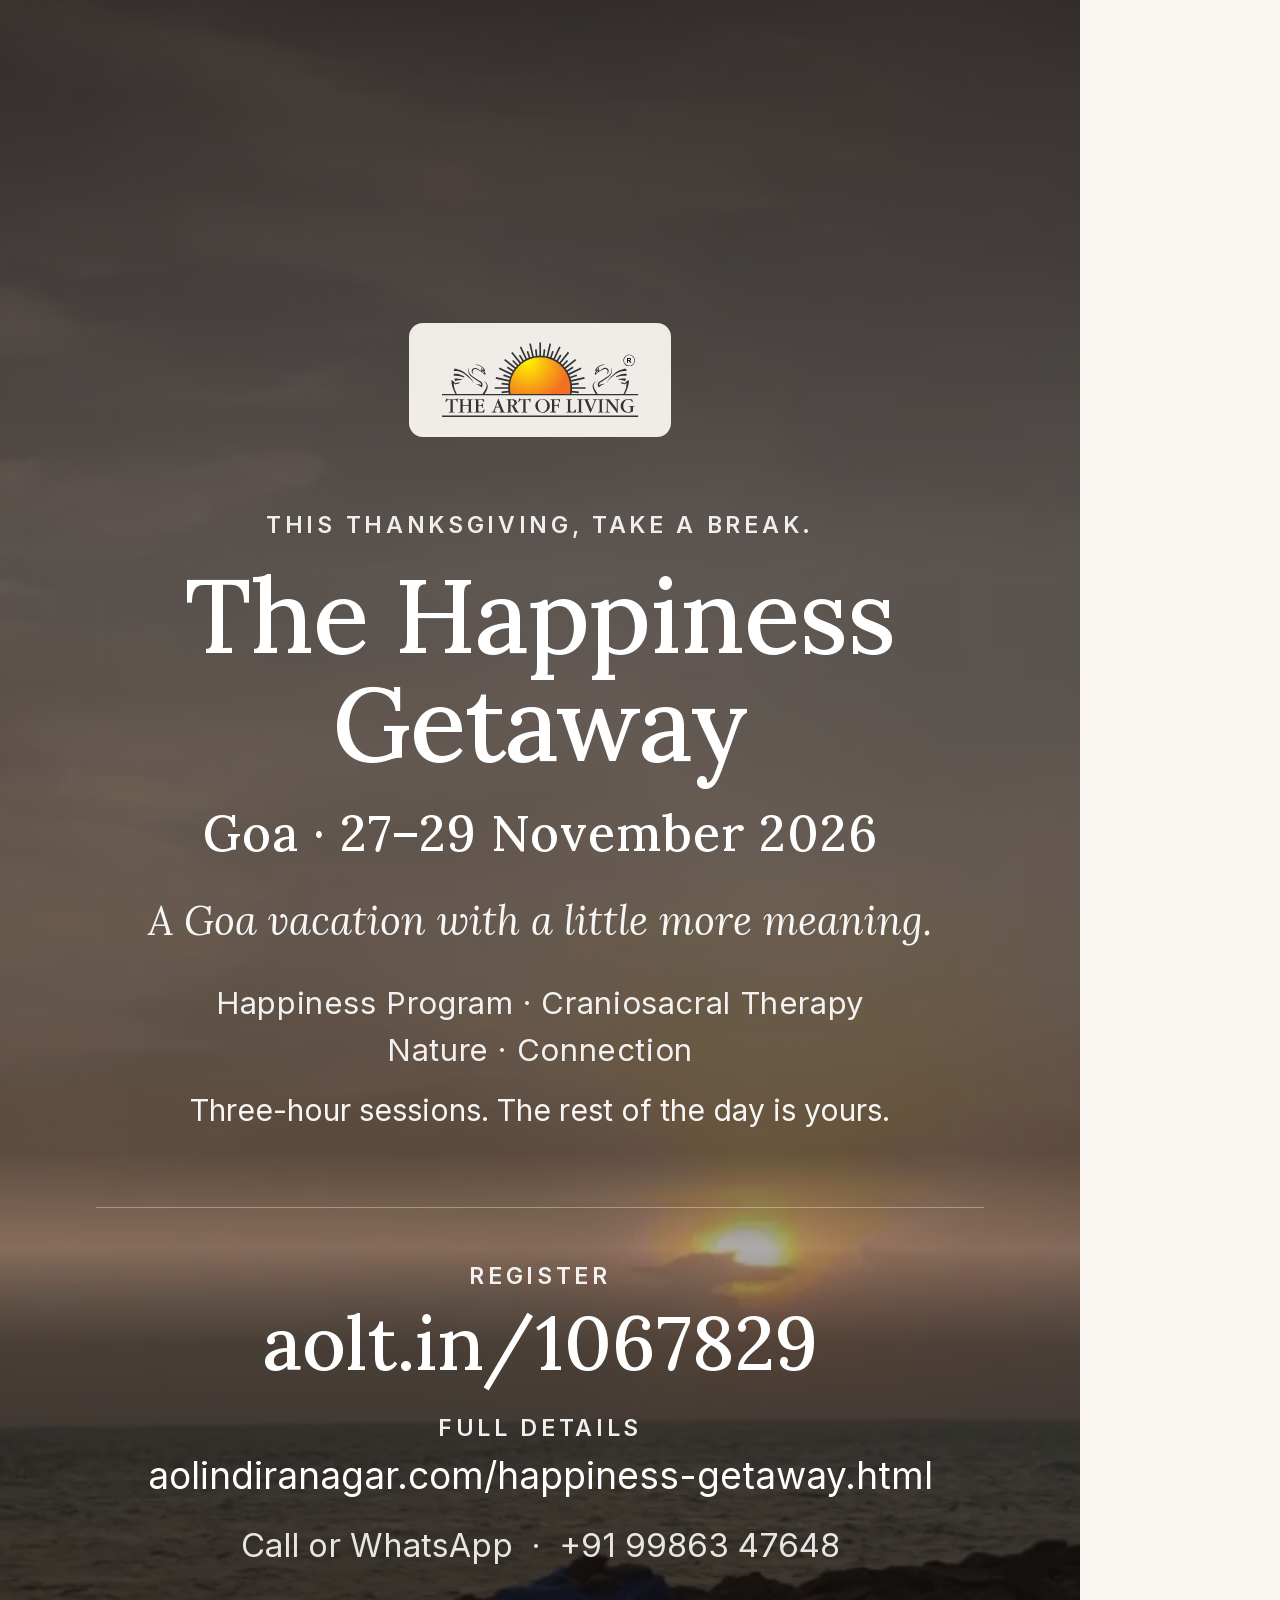
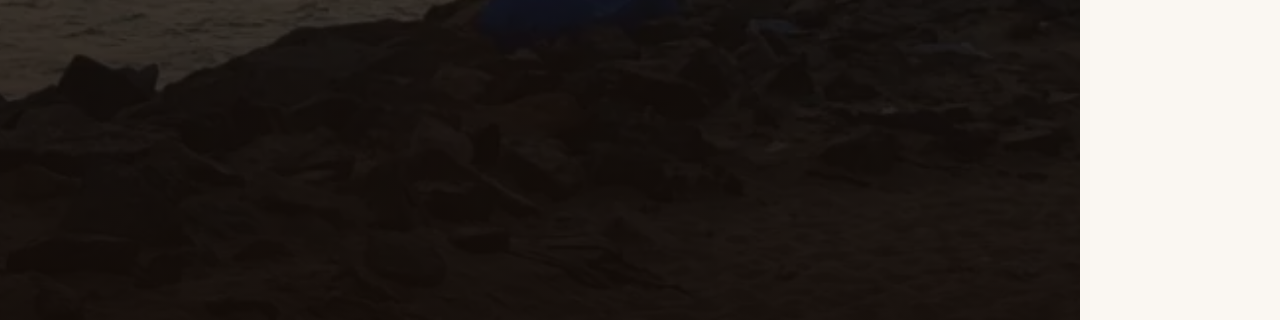
<file: ads/d-goa.html>
<!DOCTYPE html>
<html lang="en">
<head>
  <meta charset="UTF-8">
  <title>Ad D — Goa getaway</title>
  <script>document.documentElement.className = new URLSearchParams(location.search).get('size') || 'story';</script>
  <link rel="stylesheet" href="creative.css">
</head>
<body>
  <!-- Concept D: the Goa getaway, for a WhatsApp status (1080x1920 is the
       status canvas). Copy is the page's hero, verbatim, so the status and
       the page it sends people to say the same thing.

       Centred rather than left-aligned: the lockup sits centre-top, and a
       status is read at arm's length in one glance, where a centred column
       scans faster than a ragged left edge.

       Nothing here is clickable — a status image is a picture. So both
       links are set large enough to read and retype from a phone screen,
       and the register link is the biggest thing after the title. -->
  <main class="ad goa">

    <header class="goa-top">
      <img class="logo logo-light" src="../img/aol-logo.svg" alt="">
    </header>

    <div class="goa-mid">
      <p class="eyebrow eyebrow-light">This Thanksgiving, take a break.</p>
      <h1>The Happiness Getaway</h1>
      <p class="where">Goa &middot; 27&ndash;29 November 2026</p>
      <p class="lede">A Goa vacation with a little more meaning.</p>
      <p class="strands">Happiness Program &middot; Craniosacral Therapy<span class="sep"> &middot; </span><br>Nature &middot; Connection</p>
      <p class="hours">Three-hour sessions. The rest of the day is yours.</p>
    </div>

    <div class="goa-cta">
      <p class="cta-label">Register</p>
      <p class="cta-link">aolt.in/1067829</p>

      <p class="cta-more">
        <span class="cta-more-label">Full details</span>
        aolindiranagar.com/happiness-getaway.html
      </p>

      <p class="cta-note">Call or WhatsApp &nbsp;&middot;&nbsp; +91 99863 47648</p>
    </div>

  </main>
</body>
</html>
</file>
<file: css/style.css>
/* ============================================
   Art of Living Happiness Center - Indiranagar

   Light, airy, unhurried. The tokens below are the
   whole system — if a value isn't here it probably
   shouldn't be used.

   Every foreground/background pair in this file was
   checked against WCAG AA (4.5:1). Lowest pair on the
   page is 4.97:1. If you add a colour, check it.
   ============================================ */

/* ---- Fonts ----
   Self-hosted, latin subset only. The two roman faces are variable, so one
   file each covers 400-600; the Lora italic below is a single 400 weight, so
   asking it for 500 gets you 400. 3 files, 112KB, instead of the 14 Google
   would hand over.

   Self-hosting is a real win now rather than a preference: browsers partition
   their HTTP cache per site, so the old "every visitor already has Google's
   copy cached" argument no longer holds, and this removes two render-blocking
   round-trips to third-party origins along with the privacy exposure.

   → and ★ sit outside the latin subset and fall back to the system font,
   exactly as they did before. */
@font-face {
  font-family: 'Lora';
  font-style: normal;
  font-weight: 400 600;
  font-display: swap;
  src: url('../fonts/lora-var-latin.woff2') format('woff2');
}
@font-face {
  font-family: 'Lora';
  font-style: italic;
  font-weight: 400;
  font-display: swap;
  src: url('../fonts/lora-var-italic-latin.woff2') format('woff2');
}
@font-face {
  font-family: 'Inter';
  font-style: normal;
  font-weight: 400 600;
  font-display: swap;
  src: url('../fonts/inter-var-latin.woff2') format('woff2');
}

:root {
  /* --- Ground ---
     Sand, not white. A dead-white page reads clinical; a warm off-white
     reads like paper and daylight. */
  --sand: #FAF7F2;
  --sand-deep: #F2EDE4;
  --paper: #FFFFFF;
  --line: #E4DDD2;

  /* --- Ink --- */
  --ink: #2E2A26;
  --ink-soft: #5C564E;
  /* One step lighter again, for text that has to sit under everything else on
     a card. 5.18:1 on paper — still AA, and the lightest ink here. Don't go
     further without checking. */
  --ink-faint: #736C63;

  /* --- Accent ---
     Clay is the official logo's sun orange (#f37021) darkened until it
     passes AA: same hue family, 5.5:1 on white where the brand orange itself
     manages only 2.94:1. The logo keeps its real colour; the UI uses this
     accessible relative of it. Sage is the counterweight. */
  --clay: #A84812;
  --clay-hover: #883A0C;
  --clay-tint: #FAEAE0;
  /* Two resting shades below --clay, for the Why Sudarshan Kriya heading
     stack. --clay-deep lands a hair off --clay-hover but is deliberately its
     own token: one is a hover state, this is a colour text sits in. On
     --sand-deep they measure 6.81:1 and 6.31:1. */
  --clay-deep: #873A10;
  --clay-muted: #7A4A32;
  --sage: #3F5147;
  --sage-tint: #E9EFE9;
  --danger: #A02222;

  /* --- Gold ---
     The booking-card palette: the logo's sun, kept light. It is only ever a
     background — ink on the gradient's dark end is 5.36:1, still above the
     page's 4.97:1 floor — never text, because as text it fails badly. */
  --sun: #E9A63F;
  --sun-deep: #D98F22;

  /* --- Type --- 6 steps */
  /* The vertical rhythm between major sections. One number, so no section
     invents its own gap: two adjacent sections put 2x this between blocks,
     which is why it is well under the old 120px. Sections that are
     deliberately tighter than this (.kriya, .gw-exp, .gw-faq's top) keep
     their own smaller values — this is a ceiling, not a target. */
  --section-y: 88px;

  /* The hero scale. Shared by the carousel's four slides and by the
     standalone hero on a program page, so the two read as one site — before
     this lived on .hero-carousel alone and spine-care kept the old page-level
     scale: a 68px title against the homepage's 44px, and a hero more than
     twice as tall. Change these four and every hero follows. */
  --hc-eyebrow: var(--fs-xs);
  --hc-title: clamp(2rem, 4.2vw, 2.75rem);
  --hc-body: var(--fs-md);
  --hc-gap: 16px;

  /* The fixed header's measured height. Anything that has to start below it
     reads this rather than hard-coding a number that silently goes stale when
     the logo size changes. It drops with .nav-logo .logo-mark at 768px. */
  --nav-h: 81px;
  --font-heading: 'Lora', Georgia, 'Times New Roman', serif;
  --font-body: 'Inter', -apple-system, BlinkMacSystemFont, sans-serif;
  --fs-xs: 0.78rem;
  --fs-sm: 0.9rem;
  --fs-base: 1rem;
  --fs-md: 1.125rem;
  --fs-lg: 1.375rem;
  --fs-xl: 1.625rem;
  --fs-title: clamp(1.875rem, 4vw, 2.75rem);
  --fs-display: clamp(2.5rem, 6.5vw, 4.25rem);

  /* --- Shape --- deliberately soft and shallow. --r-pill is the single
     exception and belongs to exactly one button: a pill is a "buy now" shape,
     and Register on a batch card is the only literal "buy now" on the page.
     Don't reach for it anywhere else. */
  --r-sm: 6px;
  --r: 12px;
  --r-lg: 18px;
  --r-pill: 999px;

  /* The only shadow in the file. Everything else separates with a hairline;
     the batch cards need to sit above the page, so they get 4% of black. */
  --shadow-card: 0 1px 2px rgba(46, 42, 38, 0.04), 0 10px 26px rgba(46, 42, 38, 0.05);


  /* Slow and few. Named properties, never `all`. */
  --transition: background-color 0.2s ease, color 0.2s ease,
                border-color 0.2s ease, opacity 0.2s ease;
}

*, *::before, *::after { margin: 0; padding: 0; box-sizing: border-box; }

html { scroll-behavior: smooth; scroll-padding-top: 80px; }

body {
  font-family: var(--font-body);
  font-size: var(--fs-base);
  color: var(--ink-soft);
  background: var(--sand);
  line-height: 1.75;
  -webkit-font-smoothing: antialiased;
  text-rendering: optimizeLegibility;
}

/* height: auto is load-bearing. Images carry width/height attributes to
   reserve their space, but with only max-width set the attribute height stays
   in force while the width shrinks — the picture stretches. */
img { max-width: 100%; height: auto; display: block; }
a { text-decoration: none; color: inherit; }
ul { list-style: none; }

h1, h2, h3, h4 {
  color: var(--ink);
  font-weight: 600;
  line-height: 1.25;
  text-wrap: balance;
}

.container {
  max-width: 1120px;
  margin: 0 auto;
  padding: 0 28px;
}
/* ---- Icons ----
   One inline sprite in the markup, drawn as simple geometry: circles, arcs,
   petals. Replaces 27 emoji that rendered differently on every OS and read
   consumer-app rather than 45-year-old teaching institution. */
.icon {
  width: 1em;
  height: 1em;
  fill: none;
  stroke: currentColor;
  stroke-width: 1.4;
  stroke-linecap: round;
  stroke-linejoin: round;
  flex-shrink: 0;
}
/* For glyphs drawn as filled shapes rather than open strokes — the WhatsApp
   mark is the only one. A presentation attribute on the <path> can't do this:
   the rule above is CSS and would win. */
.icon-solid { fill: currentColor; stroke: none; }

/* ---- Accessibility ---- */
:focus-visible {
  outline: 2px solid var(--clay);
  outline-offset: 3px;
  border-radius: 3px;
}

.skip-link {
  position: absolute;
  left: -9999px;
  top: 0;
  background: var(--clay);
  color: var(--paper);
  padding: 10px 18px;
  font-weight: 600;
  z-index: 2000;
}
.skip-link:focus { left: 0; }

/* Labels the batch-card facts for screen readers — sighted users read the
   icon, which is aria-hidden, so the label would otherwise be missing. */
.sr-only {
  position: absolute;
  width: 1px;
  height: 1px;
  overflow: hidden;
  clip: rect(0 0 0 0);
  clip-path: inset(50%);
  white-space: nowrap;
}

/* ---- Buttons ---- */
.btn {
  display: inline-flex;
  align-items: center;
  justify-content: center;
  gap: 8px;
  font-family: var(--font-body);
  font-size: var(--fs-sm);
  font-weight: 600;
  line-height: 1.2;
  letter-spacing: 0.3px;
  border-radius: var(--r-sm);
  cursor: pointer;
  transition: var(--transition);
  border: 1px solid transparent;
  text-align: center;
}
.btn-primary { background: var(--clay); color: var(--paper); }
.btn-primary:hover { background: var(--clay-hover); }
.btn-outline {
  border-color: var(--line);
  color: var(--ink);
  background: transparent;
}
.btn-outline:hover { border-color: var(--clay); color: var(--clay); }
.btn-white { background: var(--paper); color: var(--clay); }
.btn-white:hover { background: var(--clay-tint); }
.btn-sm { padding: 10px 20px; }
.btn-lg { padding: 15px 30px; font-size: var(--fs-base); }
.btn-block { width: 100%; }

/* ---- Navbar ----
   Ivory from the first pixel rather than transparent-until-scrolled: a bar
   that is always there reads as part of the building, not something that
   arrives. Scrolling only tightens it and lays down a whisper of shadow.

   Two colours in the brief, #FBF8F4 and #A94816, are within one or two units
   per channel of --sand and --clay, which the rest of the page already runs
   on. They are used here rather than near-identical twins, so the header stays
   in the same system as everything below it. */
.navbar {
  position: fixed;
  top: 0; left: 0; right: 0;
  z-index: 1000;
  padding: 16px 0;
  /* Cream almost all the way across, easing into the palest peach at the far
     end. --clay-tint is the accent at its lightest, so the warmth comes from
     the same place as the buttons. */
  background: linear-gradient(100deg,
    var(--sand) 0%,
    var(--sand) 54%,
    var(--clay-tint) 100%);
  border-bottom: 1px solid var(--line);
  transition: padding 180ms ease, box-shadow 180ms ease;
}
.navbar.scrolled {
  padding: 10px 0;
  box-shadow: 0 6px 20px rgba(46, 42, 38, 0.05);
}
/* Wider than the 1120px the sections use, as specified. */
.nav-container {
  max-width: 1240px;
  display: flex;
  align-items: center;
  justify-content: space-between;
  gap: 24px;
}
.nav-logo {
  display: flex;
  align-items: center;
  color: var(--ink);
  flex-shrink: 0;
}
/* Official logo. Height-driven, so the 2.55:1 lockup keeps its ratio. */
.logo-mark { width: auto; }
.nav-logo .logo-mark { height: 3rem; }
.footer-col .logo-mark { height: 2.1rem; margin-bottom: 14px; }
/* The logo already reads "THE ART OF LIVING", so the only text the lockup
   needs is the locality, set off by a hairline. Medium weight and wide
   tracking — a caption to the logo, never a second wordmark. The line-height
   is what gives the divider its height. */
.logo-text {
  margin-left: 17px;
  padding-left: 17px;
  border-left: 1px solid var(--line);
  font-size: var(--fs-xs);
  font-weight: 500;
  line-height: 2.3;
  letter-spacing: 2.6px;
  text-transform: uppercase;
  color: var(--ink-soft);
  white-space: nowrap;
}

.nav-menu {
  display: flex;
  align-items: center;
  gap: 4px;
}
.nav-link {
  padding: 9px 16px;
  font-size: var(--fs-base);
  font-weight: 500;
  color: var(--ink-soft);
  border-radius: var(--r);
  transition: background-color 180ms ease, color 180ms ease;
}
.nav-link:hover {
  color: var(--clay);
  background: var(--clay-tint);
}
/* The section you are actually in. Same peach pill as the hover so the two
   agree, but the deeper terracotta and the extra weight keep "here" distinct
   from "under the pointer". Which link wears it is set in main.js. */
.nav-link.active {
  color: var(--clay-hover);
  background: var(--clay-tint);
  font-weight: 600;
}

/* The one filled button up here, so it carries a little warm lift the rest of
   the bar doesn't. */
/* These declarations were the header's "Enrol Now", shared with the cards so
   the two could not drift. The header button is gone; the values stay exactly
   as they were. If it ever comes back, add `.nav-cta` to these two selectors
   rather than copying them. */
.btn-register {
  padding: 11px 26px;
  font-size: var(--fs-sm);
  font-weight: 600;
  border-radius: var(--r);
  box-shadow: 0 2px 10px rgba(168, 72, 18, 0.18);
  transition: background-color 180ms ease, box-shadow 180ms ease,
              transform 180ms ease;
}
.btn-register:hover {
  background: var(--clay-hover);
  box-shadow: 0 8px 18px rgba(168, 72, 18, 0.22);
  transform: translateY(-2px);
}

.hamburger {
  display: none;
  flex-direction: column;
  gap: 5px;
  background: none;
  border: none;
  cursor: pointer;
  padding: 6px;
}
.hamburger span {
  width: 24px; height: 1.5px;
  background: var(--ink);
  transition: transform 180ms ease, opacity 180ms ease;
}
.hamburger.open span:nth-child(1) { transform: rotate(45deg) translate(4.5px, 4.5px); }
.hamburger.open span:nth-child(2) { opacity: 0; }
.hamburger.open span:nth-child(3) { transform: rotate(-45deg) translate(4.5px, -4.5px); }

/* ---- Hero carousel ----
   One component, three variations. A single min-height on the slide shell
   sets the size for all three — the tallest no longer dictates it and the
   shortest no longer floats in a field of nothing. Everything inside is
   centred vertically in that shell, so the rhythm holds whichever slide is
   showing and whatever the viewport.

   Type inside is carousel-scoped rather than per slide: one eyebrow size, one
   heading size, one body size, one CTA, one set of gaps. Slide 1 keeps the
   page's <h1> at display size — it is the landing headline and shrinking it
   to match the other two would flatten the page — but shares everything else.
   ---- */
.hero-carousel {
  position: relative;
  overflow: hidden;
  padding: var(--nav-h) 0 0;
}
/* ---- One ground per slide ----
   Three washes of the same two accent tints, in a sequence: the hero's warm
   and cool corners, then the cool one alone for the quiet argument, then the
   warm one alone where there is something to act on. Nothing new in the
   palette — only which of the two existing tints leads.

   They ride the slides' own opacity, so the ground cross-fades with the copy
   rather than switching under it. Sand behind them all is what the blend
   happens over mid-transition. */
.hero-carousel { background: var(--sand); }
/* ::before, not ::after: a pseudo-element paints in DOM order among the
   children, and as ::after the ground covered the logo sitting in front of
   it. As ::before it goes down first, the logo next, the copy last. */
.hc-slide-hero::before,
.hc-slide-kriya::before,
.hc-slide-course::before,
.hc-slide-goa::before {
  content: '';
  position: absolute;
  inset: 0;
  z-index: 0;
  pointer-events: none;
}
/* Slide 1 — unchanged: the hero's two corners, exactly as they were. */
.hc-slide-hero::before {
  background:
    radial-gradient(560px 420px at 78% 18%, var(--clay-tint), transparent 70%),
    radial-gradient(640px 480px at 18% 85%, var(--sage-tint), transparent 70%);
}
/* Slide 2 — a warm sweep: deep terracotta in the outer corners, muted peach
   through the middle distance, warm cream across the centre.

   Every word on this slide is set in the terracotta family (--clay-deep,
   --clay, --clay-muted), so the ground has to stay light exactly where the
   copy is. --clay is the lightest of them and needs a background luminance of
   about 0.76 to hold 4.5:1, which is roughly #F5DFD0 — so anything deeper than
   a muted peach has to fall outside the copy box. The two terracotta washes
   are therefore anchored off-canvas at opposite corners and are fully spent
   before they reach the centre; the linear layer underneath is what the text
   actually sits on. Percentage positions, so the sweep keeps its proportions
   at any width. Re-measure if you deepen or re-aim any of the three. */
.hc-slide-kriya::before {
  background:
    radial-gradient(90% 130% at -10% 115%,
      rgba(140, 56, 16, 0.62) 0%,
      rgba(158, 68, 24, 0.26) 34%,
      rgba(158, 68, 24, 0) 66%),
    radial-gradient(80% 120% at 110% -15%,
      rgba(168, 72, 18, 0.34) 0%,
      rgba(168, 72, 18, 0.12) 36%,
      rgba(168, 72, 18, 0) 68%),
    linear-gradient(148deg,
      #F7E2D0 0%,
      #FBEFE4 42%,
      #FDF7F1 72%,
      var(--sand) 100%);
}
/* Slide 3 — the warm side, a shade deeper. Something to do, so the ground
   leans in. */
/* Slide 3 — the warm side. With the lockup gone there is nothing behind the
   copy to work around, so this is simply a light warm ground: a peach glow off
   the top right, a soft sand settle bottom left, over a cream base. Every
   layer stays light on purpose — the copy is dark ink and clay, and the whole
   point of dropping the emblem was to stop trading text contrast for a
   decorative mark. Percentages, so the sweep holds its proportions. */
.hc-slide-course::before {
  background:
    radial-gradient(70% 116% at 88% 8%,
      rgba(250, 221, 197, 0.62) 0%,
      rgba(250, 226, 205, 0.28) 46%,
      rgba(250, 226, 205, 0) 74%),
    radial-gradient(64% 104% at 6% 98%,
      rgba(240, 233, 221, 0.80) 0%,
      rgba(242, 237, 228, 0.30) 52%,
      rgba(242, 237, 228, 0) 78%),
    linear-gradient(162deg,
      #FFFDFB 0%,
      #FDF8F2 46%,
      #F9F2E9 100%);
}
.hc-track { display: grid; position: relative; z-index: 1; }
.hc-slide {
  position: relative;
  grid-area: 1 / 1;
  display: grid;
  align-content: center;
  min-height: clamp(420px, 56vh, 560px);
  /* The controls sit over this, so the copy stops short of them. */
  padding-bottom: 46px;
  opacity: 0;
  visibility: hidden;
  transition: opacity 500ms ease, visibility 0s linear 500ms;
}
.hc-slide.is-active {
  opacity: 1;
  visibility: visible;
  transition: opacity 500ms ease, visibility 0s;
}
.hc-slide[hidden] { display: none; }
/* Positioned, so the copy paints above the watermark and the bloom — both are
   absolutely positioned and would otherwise sit on top of static content. */
.hc-inner { position: relative; z-index: 1; width: 100%; max-width: 940px; }
.hc-inner-centred { max-width: 820px; text-align: center; }

/* One rhythm for every hero, in the carousel or standing on its own. At
   --fs-display the hero ran ~230px taller than the slides beside it and set
   the height for all of them; on spine-care it made the page look like a
   different site. */
.hero .hero-subtitle { margin-bottom: var(--hc-gap); }
.hero .hero-hook { font-size: var(--hc-body); margin-bottom: var(--hc-gap); }
.hero .hero-title { font-size: var(--hc-title); margin-bottom: var(--hc-gap); }
.hero .hero-text {
  font-size: var(--hc-body);
  line-height: 1.7;
  margin-bottom: 26px;
}
/* Escapes the full-bleed .btn-register gets inside a stacked card below 768px. */
.hero-buttons .btn-register { width: auto; }
/* Inside the carousel the slide supplies the band and the centring. */
.hc-slide .hero {
  padding: 0;
  min-height: 0;
  display: block;
  overflow: visible;
  background: none;
}

/* Slide 2 watermark and the bloom that keeps the copy off it. */
/* ---- Slide 4: Goa teaser ----
   The one slide that reverses the page's dark-on-light, because it is built to
   sit on a photograph. Same shell, same height, same type tokens and the same
   CTA as the other three — only the ink flips.

   >> To add the photograph: drop it at img/goa-getaway.webp and set
   >>   --hc-goa-image: url('../img/goa-getaway.webp');
   >> on .hc-slide-goa below. That is the whole change. Until then the wash
   >> underneath stands in for it: warm horizon over deep green, from the
   >> site's own sage and clay, so the slide reads as intentional rather than
   >> broken — but it is a stand-in, not the tropical image this wants.
   ---- */
.hc-slide-goa {
  --hc-goa-image: url('../img/goa-getaway.webp');
}
.hc-slide-goa::before {
  background-image:
    /* Scrim in two parts, shaped to the copy rather than laid over the whole
       frame — a column down the middle where the words are, and a light wash
       everywhere else. The photograph stays a photograph at the edges and
       still guarantees contrast under the text.

       It is sized for the worst case, not for the stand-in below: against a
       white beach the pair of them composite to about 78% alpha where the
       copy sits, which holds the smallest text near 8:1. A single top-to-
       bottom gradient could not do that without flattening the whole image —
       it left the eyebrow at 1.85:1 over bright sand. */
    radial-gradient(ellipse 52% 86% at 30% 46%,
      rgba(22, 16, 11, 0.68) 0%,
      rgba(22, 16, 11, 0.60) 52%,
      rgba(22, 16, 11, 0.10) 100%),
    linear-gradient(180deg,
      rgba(22, 16, 11, 0.11) 0%,
      rgba(22, 16, 11, 0.18) 55%,
      rgba(22, 16, 11, 0.29) 100%),
    var(--hc-goa-image),
    /* Stand-in until the photograph lands: a sunrise over water, read top to
       bottom — night sky, the glow before the sun, the sun's band on the
       horizon, lit water, then shore. Abstract on purpose; it is holding a
       place, not pretending to be a photograph. */
    radial-gradient(620px 300px at 50% 47%, rgba(255, 214, 148, 0.85), transparent 70%),
    linear-gradient(180deg,
      #24324B 0%,
      #4E4A63 20%,
      #9A6C5C 36%,
      #C98A55 46%,
      #A87A5C 56%,
      #5E5448 74%,
      #33302A 100%);
  background-size: cover, cover, cover, cover, cover;
  background-position: center, center, center, center, center;
  background-repeat: no-repeat;
}
/* Left, not centred: the open water is on that side of the frame, and the sun
   and the figures are on the other. Keeping the copy off them is the whole
   reason the band was cropped the way it was. */
.hc-goa {
  max-width: 940px;
  text-align: left;
}
.hc-goa > * { color: var(--paper); max-width: 30rem; }
.hc-goa-eyebrow {
  font-size: var(--hc-eyebrow);
  font-weight: 600;
  letter-spacing: 3px;
  text-transform: uppercase;
  color: var(--clay-tint);
  margin-bottom: var(--hc-gap);
}
.hc-goa-title {
  font-family: var(--font-heading);
  font-size: var(--hc-title);
  font-weight: 500;
  line-height: 1.15;
  letter-spacing: -0.3px;
  margin-bottom: 12px;
}
/* Second-strongest thing on the slide, after the name. */
.hc-goa-where {
  font-family: var(--font-heading);
  font-size: var(--fs-lg);
  font-weight: 600;
  letter-spacing: 1.6px;
  text-transform: uppercase;
  margin-bottom: 16px;
}
.hc-goa-strands {
  font-size: var(--fs-sm);
  color: rgba(255, 255, 255, 0.82);
  max-width: 30rem;
  margin: 0 0 22px;
}
/* The promise, in the getaway page's own voice. Italic serif so it reads as
   a line of writing rather than another label — it replaced "Save the dates",
   which stopped being true once registration opened. */
.hc-goa-lede {
  font-family: var(--font-heading);
  font-style: italic;
  font-size: var(--fs-md);
  margin-bottom: 6px;
}
/* What the weekend costs you in hours — the one practical thing worth saying
   on a slide whose job is now to hand people on to the full page. */
.hc-goa-hours {
  font-size: var(--fs-sm);
  color: rgba(255, 255, 255, 0.82);
  margin-bottom: 24px;
}
/* The same button as everywhere else — it carries its own colour, so it reads
   the same against a photograph as it does against sand. align-items as well
   as justify-content: the stacked-CTA rule at 768px turns .hc-cta into a
   left-aligned column for slide 3, and this slide is centred. */
.hc-goa-cta { justify-content: flex-start; align-items: center; }

/* ---- The shared scale, used by slides 2 and 3 ---- */
.hc-eyebrow,
.hc-inner .section-tag {
  font-size: var(--hc-eyebrow);
  font-weight: 600;
  letter-spacing: 3px;
  text-transform: uppercase;
  color: var(--clay);
  margin-bottom: var(--hc-gap);
}
.hc-title {
  font-family: var(--font-heading);
  font-size: var(--hc-title);
  font-weight: 500;
  line-height: 1.2;
  letter-spacing: -0.3px;
  color: var(--ink);
  margin-bottom: var(--hc-gap);
}
.hc-body {
  font-size: var(--hc-body);
  color: var(--ink-soft);
  max-width: 46ch;
  margin-bottom: 26px;
}
/* Filled button first, text link after it — one obviously the action and the
   other obviously the way out to the rest. They sit on a line together while
   there is room and stack when there isn't. */
.hc-cta {
  margin-top: 0;
  display: flex;
  align-items: center;
  flex-wrap: wrap;
  gap: 14px 22px;
}
.hc-secondary {
  font-size: var(--fs-sm);
  font-weight: 600;
  color: var(--clay);
  border-bottom: 1px solid var(--line);
  transition: var(--transition);
}
.hc-secondary:hover { color: var(--clay-hover); border-bottom-color: var(--clay); }
/* Slide 2's own heading pair keeps the Kriya treatment, on the shared rhythm. */
.hc-inner .kriya-title { margin-bottom: var(--hc-gap); }
.hc-inner .kriya-claim { font-size: var(--hc-title); margin-bottom: var(--hc-gap); }
/* max-width: 52ch comes from the shared .kriya-lead rule, and a narrower box
   with no auto margins sits left, not centred — which left this one line 87px
   off from everything above and below it. */
.hc-inner .kriya-lead { font-size: var(--hc-body); margin-inline: auto; }
.hc-note { margin-top: 26px; }
/* Carousel CTAs keep their own width on every screen. .btn-register goes
   full-bleed inside a stacked batch card, which is right there and wrong
   here — slide 1's buttons sit inline, so these do too. */
.hc-note .btn-register,
.hc-cta .btn-register { width: auto; }

/* Slide 3: pitch left, facts right behind a hairline. Source order is
   eyebrow, title, facts, description, CTA — the reading order it keeps when
   the columns collapse on a phone. */
.hc-course {
  display: grid;
  grid-template-columns: minmax(0, 1fr) minmax(0, 0.8fr);
  /* Declared, not implicit: `grid-row: 1 / -1` on the facts counts to the end
     of the EXPLICIT grid, so without these four rows it resolved to row 1
     alone and the facts' height pushed the title down the page. */
  grid-template-rows: repeat(4, min-content);
  column-gap: 54px;
  text-align: left;
}
.hc-course > :not(.hc-facts) { grid-column: 1; }
.hc-facts {
  grid-column: 2;
  grid-row: 1 / -1;
  align-self: center;
  display: flex;
  flex-direction: column;
  gap: 15px;
  padding-left: 34px;
  border-left: 1px solid var(--line);
}

/* Controls in flow, under the slide: absolute they had to be kept clear of
   the copy, and the padding that took is exactly what this pass removes. */
.hc-controls {
  /* Overlaid on the foot of the slide rather than sitting under it. In flow
     they rendered on the shell's own sand, below every slide's ground, which
     is what made them read as a separate strip. */
  position: absolute;
  left: 0;
  right: 0;
  bottom: 6px;
  z-index: 2;
  display: flex;
  align-items: center;
  justify-content: center;
  gap: 6px;
}
.hc-controls .slider-dots { margin-top: 0; }
.hc-arrow {
  display: grid;
  place-items: center;
  width: 44px; height: 44px;
  font-size: 19px;
  color: var(--ink-soft);
  background: none;
  border: none;
  border-radius: 50%;
  cursor: pointer;
  transition: var(--transition);
}
.hc-arrow:hover { color: var(--clay); background: var(--clay-tint); }
/* Slide 4 is the only dark ground in the carousel, and the controls sit on it
   now that they are overlaid. Light marks there, dark marks everywhere else. */
.hero-carousel[data-slide="goa"] .hc-arrow { color: rgba(255, 255, 255, 0.92); }
.hero-carousel[data-slide="goa"] .hc-arrow:hover {
  color: var(--paper);
  background: rgba(255, 255, 255, 0.18);
}
.hero-carousel[data-slide="goa"] .slider-dot::before { background: rgba(255, 255, 255, 0.55); }
.hero-carousel[data-slide="goa"] .slider-dot.active::before { background: var(--paper); }
.hc-arrow .icon { transform: rotate(90deg); }
.hc-arrow-next .icon { transform: rotate(-90deg); }

/* ---- Hero ----
   No forced 100svh, no dark slab, no scroll-hint mouse. The height comes
   from the content plus generous padding, which also removes the old
   `100vh`-past-the-mobile-chrome bug by deletion rather than by patch. */
/* Padding and the accent wash both live on .hero-carousel now, so the three
   slides share one ground and one set of margins. */
.hero {
  position: relative;
  text-align: center;
  /* A standalone .hero (spine-care.html) has no carousel wrapper to supply
     the offset, so it carries the same values itself — otherwise it starts at
     y=0 and the 81px fixed header sits on top of the eyebrow. The band and the
     centring mirror .hc-slide, so a program page opens on the same amount of
     air as the homepage. */
  padding: calc(var(--nav-h) + 40px) 0 48px;
  min-height: clamp(420px, 56vh, 560px);
  display: grid;
  align-content: center;
  /* The homepage hero's two corners, so a program page opens on the same
     ground rather than flat sand. Inside the carousel the slide's own
     ::before paints this, so that copy clears it below. */
  background:
    radial-gradient(560px 420px at 78% 18%, var(--clay-tint), transparent 70%),
    radial-gradient(640px 480px at 18% 85%, var(--sage-tint), transparent 70%),
    var(--sand);
}
.hero-content { position: relative; z-index: 1; max-width: 760px; margin: 0 auto; }
/* The visitor's own words, in the same italic serif voice as the h1's
   highlight — hook and headline read as one problem/answer unit. */
.hero-hook {
  font-family: var(--font-heading);
  font-style: italic;
  font-size: var(--fs-lg);
  color: var(--ink-soft);
  margin: 0 auto 18px;
  text-wrap: balance;
}
/* Each clause is one unbreakable unit, so lines break between the three
   contradictions, never inside one. */
.hero-hook span { white-space: nowrap; }
.hero-subtitle {
  font-size: var(--fs-xs);
  font-weight: 600;
  letter-spacing: 3.5px;
  text-transform: uppercase;
  color: var(--clay);
  margin-bottom: 30px;
}
.hero-title {
  font-family: var(--font-heading);
  font-size: var(--fs-display);
  font-weight: 500;
  color: var(--ink);
  line-height: 1.15;
  letter-spacing: -0.5px;
  margin-bottom: 28px;
}
.hero-title .highlight { color: var(--clay); font-style: italic; }
.hero-text {
  font-size: var(--fs-md);
  text-wrap: balance;
  max-width: 660px;
  margin: 0 auto 44px;
  line-height: 1.85;
}
.hero-buttons {
  display: flex;
  gap: 14px;
  justify-content: center;
  flex-wrap: wrap;
}

/* Stats sit on hairlines, and no longer count up on scroll — an animated
   number is an attention-grab, which is the opposite of the offer. */
.hero-stats {
  display: flex;
  justify-content: center;
  gap: 0;
  margin: 80px auto 0;
  max-width: 720px;
  border-top: 1px solid var(--line);
  border-bottom: 1px solid var(--line);
}
.stat { flex: 1; padding: 28px 12px; }
.stat + .stat { border-left: 1px solid var(--line); }
.stat-number {
  font-family: var(--font-heading);
  font-size: var(--fs-xl);
  font-weight: 500;
  color: var(--ink);
}
.stat p {
  font-size: var(--fs-xs);
  letter-spacing: 1.5px;
  text-transform: uppercase;
  margin-top: 6px;
}

/* ---- Photographs ----
   A real <img>, not a CSS background: the photo is content — it shows the
   actual room and a real class — so it needs alt text and should be
   indexable. The width/height attributes in the markup reserve its space so
   nothing shifts while it loads.

   3:2 is the file's native ratio, so nothing is cropped. Keep any replacement
   landscape; a portrait slot here would cut the room in half. */
.about-media img {
  width: 100%;
  aspect-ratio: 3/2;
  object-fit: cover;
  border-radius: var(--r);
}

/* ---- Sections ---- */
.section { padding: var(--section-y) 0; }
.section-header {
  max-width: 620px;
  margin: 0 auto 72px;
  text-align: center;
}
/* A quiet lettered label, not a coloured pill badge. */
.section-tag {
  font-size: var(--fs-xs);
  font-weight: 600;
  letter-spacing: 3px;
  text-transform: uppercase;
  color: var(--clay);
  margin-bottom: 18px;
}
.section-title {
  font-family: var(--font-heading);
  font-size: var(--fs-title);
  font-weight: 500;
  letter-spacing: -0.3px;
  margin-bottom: 18px;
}
.section-subtitle { font-size: var(--fs-md); text-wrap: balance; }

/* Flush-left variant, so the page has a pulse instead of a beat. Five
   identically centred openings in a row was the most monotonous thing left
   about the layout — and About, the only asymmetric section, was already the
   best-looking one. The rule is content-shaped rather than arbitrary:
   sections that present a LIST (Courses, Upcoming, Contact details) open
   flush-left; sections that make a STATEMENT (Why Us, Testimonials, the CTA
   band) stay centred. */
.section-header.align-left {
  max-width: none;
  text-align: left;
  display: grid;
  grid-template-columns: 1.15fr 1fr;
  gap: 0 64px;
  align-items: end;
  margin-bottom: 56px;
}
.section-header.align-left .section-tag { grid-area: 1 / 1; }
.section-header.align-left .section-title { grid-area: 2 / 1; margin-bottom: 0; }
.section-header.align-left .section-subtitle { grid-area: 2 / 2; }
/* Same slot as a subtitle: level with the title, hard right. The Upcoming
   header has no tag or subtitle, so row 1 of its grid is simply empty — and
   the row gap is 0, so it costs nothing. */
.program-filter {
  grid-area: 2 / 2;
  display: flex;
  align-items: center;
  justify-content: flex-end;
  gap: 10px;
}
.program-filter[hidden] { display: none; }
/* Soft ink at the smallest step in the scale, and not bold — a utility label
   sitting beside a section heading, not a second heading. */
.program-filter-label {
  font-size: var(--fs-xs);
  font-weight: 500;
  letter-spacing: 0.3px;
  color: var(--ink-soft);
  white-space: nowrap;
}

/* A button and a panel of checkboxes rather than <select multiple>, which on
   a desktop needs ctrl-click to pick a second option and on a phone renders
   as something different in every browser. Borrows the form fields' shape and
   the share menu's panel — nothing new to learn on either side. */
/* min-width: 0 all the way down. A grid or flex item defaults to min-width:
   auto, so the button's nowrap label sets a floor that nothing can shrink
   past — the ellipsis below never fires and the control overflows its column
   instead. */
.program-filter { min-width: 0; }
/* A set width, not one that follows the label: otherwise the control grows and
   shrinks as you pick programs, and the header jitters. Long names ellipsise —
   the panel is where you read them in full. */
.multiselect { position: relative; min-width: 0; width: 15rem; }
/* Sized like a control, not a field: the body's 1.75 line-height is for
   reading paragraphs and was adding a third of the height here. */
.multiselect-toggle {
  display: flex;
  align-items: center;
  justify-content: space-between;
  gap: 10px;
  width: 100%;
  min-width: 11rem;
  max-width: 100%;
  padding: 7px 11px;
  font-family: var(--font-body);
  font-size: var(--fs-sm);
  line-height: 1.4;
  color: var(--ink);
  text-align: left;
  background: var(--paper);
  border: 1px solid var(--line);
  border-radius: var(--r-sm);
  cursor: pointer;
  transition: var(--transition);
}
.multiselect-toggle:hover { border-color: var(--clay); }
.multiselect-toggle:focus-visible {
  outline: none;
  border-color: var(--clay);
  box-shadow: 0 0 0 3px rgba(168,72,18,0.14);
}
/* A single long program name gets clipped rather than stretching the header
   or wrapping the button to two lines. */
.multiselect-toggle > span {
  min-width: 0;
  overflow: hidden;
  text-overflow: ellipsis;
  white-space: nowrap;
}
.multiselect-toggle .icon {
  font-size: 15px;
  color: var(--ink-soft);
  transition: var(--transition);
}
.multiselect-toggle[aria-expanded="true"] .icon { color: var(--clay); }

.multiselect-panel {
  position: absolute;
  top: calc(100% + 5px);
  right: 0;
  z-index: 20;
  min-width: 100%;
  width: max-content;
  max-width: min(22rem, 78vw);
  padding: 4px;
  background: var(--paper);
  border: 1px solid var(--line);
  border-radius: var(--r-sm);
  box-shadow: var(--shadow-card);
}
.multiselect-panel[hidden] { display: none; }
.multiselect-option {
  display: flex;
  align-items: center;
  gap: 9px;
  padding: 6px 9px;
  border-radius: var(--r-sm);
  font-size: var(--fs-sm);
  line-height: 1.4;
  color: var(--ink-soft);
  cursor: pointer;
  transition: var(--transition);
}
.multiselect-option:hover,
.multiselect-option:has(:focus-visible) { background: var(--sand-deep); }
/* A selected row stays legible as selected with the panel closed and reopened,
   so the tick is not the only signal. Colour carries it — bold as well was one
   emphasis too many on a utility this small. */
.multiselect-option:has(:checked) { color: var(--clay); }
.multiselect-option input {
  width: 14px;
  height: 14px;
  flex-shrink: 0;
  accent-color: var(--clay);
  cursor: pointer;
}
/* "All Programs" is the reset, not a peer of the program names. */
.multiselect-sep {
  height: 1px;
  background: var(--line);
  margin: 4px 9px;
}

/* ---- About ---- */
.about { background: var(--paper); }
.about-grid {
  display: grid;
  grid-template-columns: 1fr 1fr;
  gap: 72px;
  align-items: center;
}
.about-text p { margin-bottom: 22px; }
.about-text strong { color: var(--sage); font-weight: 600; }
.about-features {
  margin-top: 36px;
  display: grid;
  gap: 16px;
  border-top: 1px solid var(--line);
  padding-top: 28px;
}
.about-features li {
  display: flex;
  align-items: baseline;
  gap: 14px;
  font-size: var(--fs-sm);
  color: var(--ink);
}
.about-features li::before {
  content: '—';
  color: var(--clay);
  flex-shrink: 0;
}

/* ---- Courses ----
   A hairline list, not a card grid. Three reasons the grid was wrong here:
   two of the three categories hold only two courses, so a 3-up grid left a
   third of every row empty; the tall cards made the section enormous for
   seven items; and "Upcoming Programs" below is already a hairline list, so
   the two sections that both offer things to sign up for now share one
   language instead of arguing. Rows are full-width by definition — there is
   no ragged-edge case left to design around. */
.courses { background: var(--sand); }
.courses-grid {
  display: flex;
  flex-direction: column;
  gap: 76px;
}
.category-header {
  margin-bottom: 0;
  padding-bottom: 18px;
  display: flex;
  flex-wrap: wrap;
  align-items: baseline;
  justify-content: space-between;
  gap: 8px 32px;
}
.category-header h3 {
  font-family: var(--font-heading);
  font-size: var(--fs-xl);
  font-weight: 500;
  color: var(--sage);
}
.category-header p { font-size: var(--fs-sm); }
.category-grid { border-top: 1px solid var(--line); }

/* The whole row is the link, so the target is the full width rather than a
   four-word tail. aria-label keeps the announced name short — without it a
   screen reader would read the title, tag, description and CTA as one name. */
.course-row {
  display: grid;
  grid-template-columns: 2rem 1fr 1.6fr auto;
  gap: 6px 28px;
  align-items: start;
  padding: 28px 4px;
  border-bottom: 1px solid var(--line);
  transition: var(--transition);
}
.course-row:hover { background: var(--paper); }
/* line-height: 1 matters — an inline <svg> in a box inheriting the body's
   1.75 line-height gets ~30px of phantom space beneath it. */
.course-icon {
  font-size: 1.75rem;
  line-height: 1;
  color: var(--clay);
  margin-top: 2px;
}
.course-head h3 {
  font-family: var(--font-heading);
  font-size: var(--fs-lg);
  font-weight: 500;
  margin-bottom: 6px;
}
.course-tag {
  font-size: var(--fs-xs);
  font-weight: 600;
  letter-spacing: 2px;
  text-transform: uppercase;
}
/* Two tones, both drawn from the page palette. The old five tag colours
   (green/orange/blue/purple/red) put nine competing hues on one screen. */
.tag-accent { color: var(--clay); }
.tag-calm { color: var(--sage); }
.course-desc { font-size: var(--fs-sm); }
/* Its own column at the right edge rather than a line under each description:
   seven identical calls-to-action stacked beneath seven paragraphs read as
   seven restatements, but aligned in a column they read as one affordance. */
.course-cta {
  font-size: var(--fs-sm);
  font-weight: 600;
  color: var(--clay);
  white-space: nowrap;
  transition: var(--transition);
}
.course-row:hover .course-cta { color: var(--clay-hover); }

/* ---- Upcoming Programs ----
   The one place on the page built from cards rather than hairlines. Every
   other section is a list of things to read; this is a list of things you can
   book, each with a price and a button, and a card is the shape that says so.
   Sand-deep behind them because a white card on a white section is just a
   rectangle of border. */
.upcoming { background: var(--sand-deep); }
.upcoming-list {
  max-width: 940px;
  margin: 0 auto;
  display: flex;
  flex-direction: column;
  gap: 20px;
}

/* Two columns: everything you read on the left, everything you act on at the
   right edge. The title and the price share the top row so the price lands
   level with the heading rather than floating above the button. */
.batch-card {
  background: var(--paper);
  border: 1px solid var(--line);
  border-radius: var(--r-lg);
  box-shadow: var(--shadow-card);
  padding: 30px 34px;
  display: grid;
  /* A fixed action track, not `auto`. Sized to the contribution note, which is
     the widest thing that goes in it — with `auto` a card without that note
     gets a narrower column, and its facts stop lining up with every other
     card's. */
  grid-template-columns: minmax(0, 1fr) 20rem;
  grid-template-areas:
    "title  price"
    "facts  action";
  column-gap: 40px;
  row-gap: 24px;
}
/* Title and share sit on one line; the share control keeps its width so a
   long heading wraps rather than squeezing the button. */
.batch-heading {
  grid-area: title;
  display: flex;
  align-items: center;
  gap: 8px;
  min-width: 0;
}
.batch-title {
  font-family: var(--font-heading);
  font-size: var(--fs-xl);
  font-weight: 500;
  line-height: 1.25;
  color: var(--ink);
}
.batch-price {
  grid-area: price;
  justify-self: end;
  align-self: start;
  white-space: nowrap;
  font-size: var(--fs-xl);
  font-weight: 600;
  line-height: 1.25;
  color: var(--ink);
}

/* Dates beside timing, location beside language — the pairing reads left to
   right in two passes instead of one long column. */
.batch-facts {
  grid-area: facts;
  display: grid;
  grid-template-columns: repeat(2, minmax(0, 1fr));
  gap: 16px 28px;
  align-content: start;
}
.batch-fact {
  display: flex;
  align-items: flex-start;
  gap: 11px;
  font-size: var(--fs-sm);
  color: var(--ink-soft);
  line-height: 1.5;
}
/* A filled disc rather than a bare glyph: at 15px these stroke icons are too
   faint to anchor a line of type on their own. White on gold is 2.1:1, which
   is allowed here only because the icons are aria-hidden decoration — each
   one's meaning is in the .sr-only label and the text beside it, never in the
   picture. */
.fact-badge {
  flex-shrink: 0;
  width: 26px;
  height: 26px;
  border-radius: 50%;
  background: var(--sun);
  color: var(--paper);
  display: inline-flex;
  align-items: center;
  justify-content: center;
  font-size: 15px; /* .icon is sized in em */
}
.fact-badge .icon { stroke-width: 1.7; }

.batch-action {
  grid-area: action;
  display: flex;
  flex-direction: column;
  align-items: flex-end;
  justify-content: flex-end;
  gap: 10px;
}
/* Appearance is set further up this file, next to the navbar it used to be
   shared with. All that belongs here is a width floor, so "Enquire" and
   "Register" come out the same size down the column. */
.btn-register { min-width: 8rem; }
/* Arriving from a shared link: the headings are all the same string, so
   without this the link lands you on "one of five identical cards". A border
   and a ring, no animation — it is a signpost, not an alert. */
.batch-card:target {
  border-color: var(--clay);
  box-shadow: var(--shadow-card), 0 0 0 3px var(--clay-tint);
}

/* ---- Share ----
   Subtle by default: a hairline glyph in the same soft ink as the card's
   secondary text, which picks up clay on hover and while its menu is open. */
.share { position: relative; flex-shrink: 0; }
.share-btn {
  display: inline-flex;
  align-items: center;
  justify-content: center;
  width: 30px;
  height: 30px;
  font-size: 16px; /* .icon is sized in em */
  color: var(--ink-soft);
  background: none;
  border: 1px solid transparent;
  border-radius: 50%;
  cursor: pointer;
  transition: var(--transition);
}
.share-btn:hover,
.share-btn[aria-expanded="true"] {
  color: var(--clay);
  background: var(--sand);
  border-color: var(--line);
}
/* Anchored to the button's right edge, not its left. Once the heading wraps
   — which it does on every card below about 1000px — the button is pinned to
   the right of the card, and a menu opening rightward from there hangs off
   the screen. */
.share-menu {
  position: absolute;
  top: calc(100% + 6px);
  right: 0;
  z-index: 20;
  display: flex;
  gap: 2px;
  padding: 4px;
  background: var(--paper);
  border: 1px solid var(--line);
  border-radius: var(--r-sm);
  box-shadow: var(--shadow-card);
}
.share-menu[hidden] { display: none; }
/* The menu hangs 6px below the button, and that gap belongs to neither — so
   travelling down to the menu means leaving .share and the hover closes it
   under the pointer. This stretches the menu's hover area up across the gap. */
.share-menu::before {
  content: '';
  position: absolute;
  bottom: 100%;
  left: 0;
  right: 0;
  height: 6px;
}
/* Two glyphs, no labels. Each carries its name in `title` for the pointer and
   in aria-label for everyone else — an icon-only control with neither is a
   guess. */
.share-menu > * {
  display: inline-flex;
  align-items: center;
  justify-content: center;
  width: 34px;
  height: 34px;
  font-size: 17px; /* .icon is sized in em */
  color: var(--ink-soft);
  background: none;
  border: 0;
  border-radius: var(--r-sm);
  cursor: pointer;
  transition: var(--transition);
}
.share-menu > *:hover,
.share-menu > *:focus-visible {
  background: var(--sand-deep);
  color: var(--clay);
}
/* Confirmation is the tick itself, held for a couple of seconds. Sage, not
   clay: clay is what the button does on hover, and "copied" isn't "hovered". */
.share-copy.is-copied,
.share-copy.is-copied:hover { color: var(--sage); }

/* No max-width: the line is meant to sit under the button in one piece, and
   letting it set its own width is what sizes the action column. The faintest
   ink on the page — it has to read as a footnote to the price, under the
   name, the facts and the button. */
.batch-note {
  font-size: var(--fs-xs);
  line-height: 1.5;
  color: var(--ink-faint);
  text-align: right;
}

/* The filter hides cards with the `hidden` attribute, and `display: grid`
   above would otherwise beat the browser's own rule for it. */
.batch-card[hidden] { display: none; }

.upcoming-empty {
  max-width: 940px;
  margin: 0 auto;
  padding: 48px 4px;
  text-align: center;
  color: var(--ink-soft);
}

/* ---- Why Sudarshan Kriya ----
   Three static cards, everything visible at once — no tabs, no panel, no
   script. The section name is the focal point here, so it takes the display
   heading and the old headline steps down to a claim underneath it.
   Warm ivory band: distinct from the paper section above and the sand one
   below, so three paper cards read as cards without needing weight. */
.kriya { background: var(--sand-deep); padding: 56px 0; }
.kriya-head {
  max-width: 760px;
  margin: 0 auto 32px;
  text-align: center;
}
/* The section name, set small above the line that carries the section. It and
   .kriya-claim below have traded sizes; everything else about each — weight,
   colour, tracking, margins — stayed where it was. */
.kriya-title {
  font-family: var(--font-heading);
  font-size: var(--fs-lg);
  font-weight: 600;
  letter-spacing: -0.3px;
  line-height: 1.2;
  color: var(--clay-deep);
  margin-bottom: 14px;
}
/* Now the display line: 44px on desktop, 32px on a phone, at or above 42px
   from tablet-landscape up. line-height comes down with the size — the body's
   1.75 is for reading paragraphs and would set 44px type 77px apart. */
/* Both segments are Lora; the two faces are what tell them apart. The line
   runs in the italic — the same face the testimonial quotes use — and the
   <em> inside it steps back to the upright, which is the reverse of the usual
   arrangement and is deliberate. */
.kriya-claim {
  font-family: var(--font-heading);
  font-style: italic;
  font-size: clamp(2rem, 4.2vw, 2.75rem);
  font-weight: 500;
  line-height: 1.2;
  color: var(--clay);
  margin-bottom: 10px;
}
/* Upright against the italic around it, bold, and a deeper clay: 6.81:1 on
   this band. font-style has to be stated — <em> is italic by default. 600 is
   the top of the roman face's weight range and the site's bold everywhere
   else; 700 would fall outside the file and get synthesised. */
.kriya-claim em {
  font-style: normal;
  font-weight: 600;
  color: var(--clay-deep);
}
.kriya-lead,
.about-lead { font-size: var(--fs-md); max-width: 52ch; }
.kriya-head .kriya-lead { margin: 0 auto; color: var(--clay-muted); }

/* 1fr auto 1fr auto 1fr — the auto columns are the chevrons, so the three
   cards stay exactly equal however long the copy gets. Stretch keeps them the
   same height as each other. */
.kriya-steps {
  display: grid;
  grid-template-columns: 1fr auto 1fr auto 1fr;
  align-items: stretch;
  max-width: 1000px;
  margin: 0 auto;
}
.kriya-step {
  display: flex;
  flex-direction: column;
  gap: 6px;
  padding: 20px 22px;
  background: var(--paper);
  border: 1px solid var(--line);
  border-radius: var(--r);
}
.kriya-num {
  font-family: var(--font-heading);
  font-size: var(--fs-xl);
  line-height: 1;
  color: var(--clay);
}
.kriya-step-title {
  font-family: var(--font-heading);
  font-size: var(--fs-md);
  font-weight: 500;
  color: var(--ink);
}
.kriya-step-desc { font-size: var(--fs-sm); }

/* ---- How It Helps (Spine Care) ----
   Scoped to #mechanism: .kriya-grid is this page's own, but .kriya-step,
   .kriya-num and .kriya-note are shared with index.html's Why Sudarshan
   Kriya, which keeps its three-across cards.

   The cells were unstyled, so each step ran the full container — ~1040px of
   14.4px text per line, which is what made it hard to read. Capping the
   column and turning each step on its side (number beside the copy, not
   above it) brings the measure to something readable and is shorter, because
   the number stops occupying a line of its own. */
#mechanism .kriya-grid {
  display: grid;
  grid-template-columns: repeat(3, 1fr);
  gap: 22px;
  max-width: 1140px;
  margin: 0 auto;
}
#mechanism .kriya-head,
#mechanism .kriya-note { grid-column: 1 / -1; }
/* Three across, and the number rides on the title's line rather than taking
   one of its own. Stacked, these three steps alone were 363px; in a row they
   are one card tall, which is most of what brought the section onto a single
   laptop screen. */
#mechanism .kriya-step {
  display: grid;
  grid-template-columns: auto 1fr;
  column-gap: 11px;
  row-gap: 7px;
  align-items: baseline;
  padding: 18px 20px;
}
/* Three children, so place them — left to auto-placement the description
   lands under the number and the heading collapses to min-content. */
/* Fixed, not auto: Lora's oldstyle figures make 01/02/03 different widths,
   so an auto column left each card's title starting at a different x. */
#mechanism .kriya-num {
  font-size: var(--fs-md);
  line-height: 1.3;
  width: 1.6rem;
}
/* Two lines reserved: one of the three titles wraps and the others don't, so
   without this the descriptions started at different heights. The cards
   already stretch to a common height, so this costs the section nothing. */
#mechanism .kriya-step h3 {
  grid-column: 2;
  min-height: 2.6em;
}
/* The description spans both columns, so it keeps the card's full measure
   instead of being indented past the number. */
#mechanism .kriya-step p { grid-column: 1 / -1; }
#mechanism .kriya-step h3 {
  font-family: var(--font-heading);
  font-size: var(--fs-md);
  font-weight: 500;
  color: var(--ink);
  margin-bottom: 4px;
}
/* 16px, like the four blocks in "Who It's For": this is the argument, not a
   caption under something else. */
#mechanism .kriya-step p { font-size: var(--fs-base); line-height: 1.6; }
/* .kriya-head is capped at 760px for the homepage's Kriya section, which is
   what wrapped this title onto a second line and cost ~55px. The heading fits
   one line here; the lead keeps its own narrower measure below. */
#mechanism .kriya-head {
  max-width: 1040px;
  margin-bottom: 22px;
}
#mechanism .kriya-lead { max-width: 68ch; }
/* .kriya sets 56px; this section is dense enough without it. */
#mechanism { padding: 48px 0; }
#mechanism .kriya-note { margin-top: 22px; }
/* The link is the section's one call to action, so it reads as one. */
.mech-cta {
  color: var(--clay);
  font-weight: 600;
  border-bottom: 1px solid currentColor;
  transition: var(--transition);
}
.mech-cta:hover { color: var(--clay-hover); }

/* The separator and the direction in one mark: rhythm → settle → clear. */
.kriya-arrow {
  display: grid;
  place-items: center;
  padding: 0 10px;
  font-size: 17px;
  color: var(--ink-faint);
}
.kriya-arrow .icon { transform: rotate(-90deg); stroke-width: 1.6; }

.kriya-note {
  margin-top: 24px;
  font-size: var(--fs-sm);
  text-align: center;
}
.kriya-cta {
  display: inline-block;
  margin-left: 6px;
  color: var(--clay);
  font-weight: 600;
  border-bottom: 1px solid currentColor;
  transition: var(--transition);
}
.kriya-cta:hover { color: var(--clay-hover); }

/* ---- Who It's For (Spine Care) ---- */
.who { background: var(--paper); }
/* Four narrow columns turned ~135-character paragraphs into four-line
   slivers: a lot of words in a very short measure, which is what made this
   read as text-heavy rather than dense. Two columns with the icon set beside
   the copy roughly doubles the line length, lets the body go up to 16px, and
   still comes out shorter than the stacked four-up it replaces.

   Scoped to .who throughout: index.html's "Why Us" uses the same .why-grid /
   .why-card / .why-icon classes and keeps its four-across treatment. */
.who .section-header { margin-bottom: 40px; }
.who .why-grid {
  grid-template-columns: repeat(2, 1fr);
  gap: 30px 64px;
}
.who .why-card {
  display: grid;
  grid-template-columns: auto 1fr;
  column-gap: 18px;
  align-items: start;
}
/* The card has three children, not two, so auto-placement put the paragraph
   under the icon and squeezed the heading to min-content. Place them: the
   disc spans both rows in column one, the copy stacks in column two.
   `span 2` rather than `1 / -1` — with no explicit rows the latter resolves
   to row 1 and collapses the span. */
.who .why-icon { grid-row: 1 / span 2; }
.who .why-card h3,
.who .why-card p { grid-column: 2; }
/* Smaller disc: beside the copy it is a marker, not the stacked ornament it
   was when it sat on its own line. 1.25rem drives the glyph - .icon is 1em. */
.who .why-icon {
  width: 46px;
  height: 46px;
  font-size: 1.25rem;
  margin-bottom: 0;
  /* The disc is --paper, and so is this section, so it had been invisible
     here all along — the glyph was floating on its own. A warm tint gives it
     back its edge without introducing a new colour. */
  background: var(--sand-deep);
  color: var(--clay);
  /* Optical: line the disc up with the cap-height of the heading beside it
     rather than the top of its line box. */
  margin-top: 2px;
}
.who .why-card h3 {
  font-size: var(--fs-md);
  margin-bottom: 6px;
}
/* 16px, not the 14.4px used for secondary copy elsewhere: these four are the
   section, not a caption under something else. */
.who .why-card p {
  font-size: var(--fs-base);
  line-height: 1.7;
}

/* ---- Why Us ---- */
.why-us { background: var(--sage-tint); }
/* Explicit column counts, not auto-fill: there are exactly four cards, and
   auto-fill drops a lone orphan onto a second row at tablet widths. */
.why-grid {
  display: grid;
  grid-template-columns: repeat(4, 1fr);
  gap: 48px 40px;
}
/* ---- Details (Spine Care) ----
   The centre runs this in person only, so there is nothing to compare:
   four facts as label/value pairs on a hairline, the same dt/dd treatment
   as the contact column. A "choose your format" table needs at least two
   formats to choose from. */
.detail-list {
  display: grid;
  grid-template-columns: repeat(4, 1fr);
  gap: 28px 40px;
  border-top: 1px solid var(--line);
  padding-top: 30px;
}
.detail-list dt {
  font-size: var(--fs-xs);
  font-weight: 600;
  letter-spacing: 2px;
  text-transform: uppercase;
  color: var(--clay);
  margin-bottom: 6px;
}
.detail-list dd {
  color: var(--ink);
  font-size: var(--fs-md);
  line-height: 1.5;
}
.why-card { text-align: left; }
/* The icon sits in a paper disc on the tinted band — anchored, not
   floating. Disc, not rounded square: circles are the page's icon language. */
.why-icon {
  display: grid;
  place-items: center;
  width: 64px;
  height: 64px;
  border-radius: 50%;
  background: var(--paper);
  font-size: 1.75rem;
  line-height: 1;
  color: var(--sage);
  margin-bottom: 20px;
}
.why-card h3 {
  font-family: var(--font-heading);
  font-size: var(--fs-lg);
  font-weight: 500;
  margin-bottom: 12px;
}
.why-card p { font-size: var(--fs-sm); }

/* ---- Testimonials ---- */
.testimonials { background: var(--sand); }
.testimonial-slider {
  max-width: 720px;
  margin: 0 auto;
  min-height: 240px;
}
.testimonial-slide { display: none; text-align: center; }
.testimonial-slide.active { display: block; }
.testimonial-quote {
  font-family: var(--font-heading);
  font-size: var(--fs-xl);
  font-weight: 400;
  font-style: italic;
  color: var(--ink);
  line-height: 1.55;
  margin-bottom: 28px;
}
.testimonial-author { font-weight: 600; color: var(--ink); }
.testimonial-role { font-size: var(--fs-sm); }
.testimonial-stars {
  color: var(--clay);
  font-size: var(--fs-sm);
  letter-spacing: 4px;
  margin-bottom: 24px;
}
.slider-dots {
  display: flex;
  justify-content: center;
  gap: 2px;
  margin-top: 32px;
}
/* 44px touch target around a 7px mark. Manual only — the carousel no longer
   advances itself every 5 seconds. */
.slider-dot {
  width: 44px; height: 44px;
  border: none;
  background: none;
  cursor: pointer;
  padding: 0;
  display: grid;
  place-items: center;
}
.slider-dot::before {
  content: '';
  width: 7px; height: 7px;
  border-radius: 50%;
  background: var(--line);
  transition: var(--transition);
}
.slider-dot.active::before { background: var(--clay); }

/* ---- CTA Banner ----
   The one saturated moment on the page. Flat colour, no gradient. */
.cta-banner {
  background: var(--clay);
  padding: var(--section-y) 0;
  text-align: center;
}
.cta-content h2 {
  font-family: var(--font-heading);
  font-size: var(--fs-title);
  font-weight: 500;
  color: var(--paper);
  margin-bottom: 18px;
}
.cta-content p {
  color: rgba(255,255,255,0.88);
  font-size: var(--fs-md);
  margin-bottom: 36px;
}

/* ---- Contact ---- */
.contact { background: var(--paper); }
.contact-grid {
  display: grid;
  grid-template-columns: 1fr 1.15fr;
  gap: 80px;
  align-items: start;
}
/* Two details side by side under a single rule. The old version stacked them
   as full-width rows, which meant three horizontal rules for two facts. */
/* Three ways to reach the centre. Two columns rather than three across: this
   sits in the narrower half of the contact grid, and the email is longer than
   a phone number and a gap put together, so it takes a row of its own. */
.contact-details {
  display: grid;
  grid-template-columns: repeat(2, minmax(0, 1fr));
  gap: 22px 28px;
  border-top: 1px solid var(--line);
  padding-top: 24px;
  margin-bottom: 32px;
}
.contact-item {
  display: flex;
  align-items: flex-start;
  gap: 13px;
  min-width: 0;
}
.contact-item-wide { grid-column: 1 / -1; }
/* The icons carry the category the "PHONE"/"EMAIL" labels used to, so they
   take the clay those labels had. 22px, and nudged down to sit on the first
   line's centre rather than its top. */
.contact-icon {
  flex-shrink: 0;
  font-size: 22px;
  margin-top: 3px;
  color: var(--clay);
  stroke-width: 1.6;
}
/* The one solid glyph among them keeps the same box as the outlines. Sizing it
   down to even out its weight moved its text column a pixel left of the other
   two, and three contact lines that nearly line up look worse than one mark
   that is slightly heavier. */

.contact-values {
  display: flex;
  flex-direction: column;
  align-items: flex-start;
  gap: 5px;
  min-width: 0;
}
/* Values in ink, not clay. Clay icons plus clay values would put the accent
   colour on every line of the column; the hairline carries the "this is a
   link" job. align-items above keeps that hairline the width of the text
   rather than the whole column. */
.contact-values a {
  max-width: 100%;
  color: var(--ink);
  border-bottom: 1px solid var(--line);
  transition: var(--transition);
}
.contact-values a:hover { color: var(--clay); border-bottom-color: var(--clay); }
/* The icon answers to its own links, so a hover anywhere in the block reads as
   one thing rather than two. */
.contact-item:hover .contact-icon { color: var(--clay-hover); }
/* 3:2, matching the About photograph, so the page's two images agree. */
.contact-map {
  display: block;
  margin-top: 28px;
  border: 1px solid var(--line);
  border-radius: var(--r);
  overflow: hidden;
  transition: var(--transition);
}
.contact-map:hover { border-color: var(--clay); }
.contact-map img { width: 100%; aspect-ratio: 3/2; object-fit: cover; display: block; }
.contact-map-label {
  display: block;
  padding: 14px 16px 16px;
  border-top: 1px solid var(--line);
}
.contact-map-address {
  display: block;
  font-size: var(--fs-sm);
  color: var(--ink-soft);
  margin-bottom: 6px;
}
.contact-map-cta {
  display: block;
  font-size: var(--fs-sm);
  font-weight: 600;
  color: var(--clay);
  transition: var(--transition);
}
.contact-map:hover .contact-map-cta { color: var(--clay-hover); }

.social-links { display: flex; gap: 10px; margin-top: 32px; }
.social-links a {
  width: 42px; height: 42px;
  border: 1px solid var(--line);
  border-radius: 50%;
  display: grid;
  place-items: center;
  color: var(--ink-soft);
  transition: var(--transition);
}
.social-links a:hover { border-color: var(--clay); color: var(--clay); }

/* Fill, no border. On a white section the sand is separation enough, and the
   column beside it is now built from hairlines — one less box edge. */
.contact-form {
  background: var(--sand);
  border-radius: var(--r);
  padding: 44px;
}
.contact-form h3 {
  font-family: var(--font-heading);
  font-size: var(--fs-lg);
  font-weight: 500;
  margin-bottom: 28px;
}
.form-row {
  display: grid;
  grid-template-columns: 1fr 1fr;
  gap: 18px;
}
.form-group { margin-bottom: 20px; }
.form-group label {
  display: block;
  font-size: var(--fs-xs);
  font-weight: 600;
  letter-spacing: 0.5px;
  margin-bottom: 7px;
  color: var(--ink);
}
.form-group input,
.form-group select,
.form-group textarea {
  width: 100%;
  padding: 13px 15px;
  border: 1px solid var(--line);
  border-radius: var(--r-sm);
  font-family: var(--font-body);
  font-size: var(--fs-base);
  transition: var(--transition);
  background: var(--paper);
  color: var(--ink);
}
.form-group input:focus,
.form-group select:focus,
.form-group textarea:focus {
  outline: none;
  border-color: var(--clay);
  box-shadow: 0 0 0 3px rgba(168,72,18,0.14);
}
.form-group textarea { resize: vertical; }
.form-note {
  margin-top: 14px;
  font-size: var(--fs-sm);
  font-weight: 600;
  text-align: center;
  min-height: 22px;
}
.form-note.success { color: var(--sage); }
.form-note.error { color: var(--danger); }

/* ---- Footer ----
   Sand, not a black slab. A dark footer would undo the airiness three
   screens of careful whitespace just built. */
.footer {
  background: var(--sand-deep);
  border-top: 1px solid var(--line);
  padding: 80px 0 0;
}
.footer-grid {
  display: grid;
  grid-template-columns: 1.6fr 1fr 1fr 1.2fr;
  gap: 48px;
  padding-bottom: 56px;
}
.footer-col h4 {
  font-family: var(--font-heading);
  font-size: var(--fs-base);
  font-weight: 600;
  margin-bottom: 18px;
}
.footer-col h4 small {
  display: block;
  font-family: var(--font-body);
  font-size: 0.6rem;
  font-weight: 500;
  letter-spacing: 2.5px;
  text-transform: uppercase;
  color: var(--ink-soft);
}
.footer-col p { font-size: var(--fs-sm); }
/* 5px of padding on the link and 5px less margin on the item: the row pitch
   is unchanged, but the tap target goes from 17px to 27px. At 17px these
   passed WCAG 2.5.8 only through the spacing exception, which is thin comfort
   on a phone. */
.footer-col ul li { margin-bottom: 5px; }
.footer-col ul a {
  display: inline-block;
  padding: 5px 0;
  font-size: var(--fs-sm);
  transition: var(--transition);
}
/* No padding shift on hover — animating layout makes the list twitch as the
   pointer crosses it. */
.footer-col ul a:hover { color: var(--clay); }
.footer-map-link { color: var(--clay); font-weight: 600; }
.footer-map-link:hover { color: var(--clay-hover); }
.footer-bottom {
  border-top: 1px solid var(--line);
  padding: 24px 0;
  text-align: center;
  font-size: var(--fs-xs);
}

/* ================================================================
   The Happiness Getaway (happiness-getaway.html)
   Editorial, not a brochure: two full-bleed photographic bands with
   everything else set on the page's own sand, so the images carry the
   mood and the type carries the argument. Every token, button and
   hairline here is the site's; nothing new was invented for this page.
   ================================================================ */

/* ---- Hero ----
   The same photograph as the homepage carousel's fourth slide, on purpose —
   the carousel is the teaser and this is where it opens out. Taller and far
   more spacious, so it reads as a page rather than a panel, and the scrim is
   shaped to the copy exactly as it is there. */
.gw-hero {
  position: relative;
  display: grid;
  align-content: center;
  /* A deliberate exception to the "no forced 100svh" rule the .hero comment
     above sets out: this is a full-bleed photographic hero and was asked to
     own the first screen. The rule still holds for .hero.
     Fill the first screen. min(88vh, 760px) capped the band at 669px on a
     760px window, so a strip of the section below always showed beneath it.
     svh is the small-viewport unit: on a phone it uses the height with the
     browser chrome visible, so the hero does not jump as that chrome
     retracts. vh first, as the fallback for anything without svh. */
  min-height: 100vh;
  min-height: 100svh;
  padding: 132px 0 84px;
  overflow: hidden;
  --gw-hero-image: url('../img/goa-getaway.webp');
}
.gw-hero::before {
  content: '';
  position: absolute;
  inset: 0;
  pointer-events: none;
  background-image:
    radial-gradient(ellipse 56% 88% at 28% 50%,
      rgba(22, 16, 11, 0.74) 0%,
      rgba(22, 16, 11, 0.66) 52%,
      rgba(22, 16, 11, 0.12) 100%),
    linear-gradient(180deg,
      rgba(22, 16, 11, 0.20) 0%,
      rgba(22, 16, 11, 0.18) 55%,
      rgba(22, 16, 11, 0.32) 100%),
    var(--gw-hero-image);
  background-size: cover, cover, cover;
  background-position: center, center, center;
}
/* width: 100% because .container carries margin: 0 auto, and an auto margin
   on a grid item turns off stretch — without this the hero copy shrank to
   fit its own text and drifted to the middle of the frame, away from the
   scrim built for it. */
.gw-hero-inner { position: relative; z-index: 1; width: 100%; }
.gw-hero-inner > * { color: var(--paper); max-width: 34rem; }

.gw-eyebrow {
  font-size: var(--fs-xs);
  font-weight: 600;
  letter-spacing: 3px;
  text-transform: uppercase;
  color: var(--clay-tint);
  margin-bottom: 18px;
}
.gw-title {
  font-family: var(--font-heading);
  font-size: clamp(2.5rem, 6vw, 4rem);
  font-weight: 500;
  line-height: 1.08;
  letter-spacing: -0.5px;
  margin-bottom: 16px;
}
.gw-where {
  font-family: var(--font-heading);
  font-size: var(--fs-lg);
  font-weight: 600;
  letter-spacing: 1.6px;
  text-transform: uppercase;
  margin-bottom: 20px;
}
.gw-lede {
  font-family: var(--font-heading);
  font-style: italic;
  font-size: var(--fs-xl);
  line-height: 1.35;
  margin-bottom: 18px;
}
.gw-strands { font-size: var(--fs-sm); color: rgba(255,255,255,0.84); margin-bottom: 6px; }
.gw-hours { font-size: var(--fs-sm); color: rgba(255,255,255,0.84); margin-bottom: 30px; }

.gw-cta {
  display: flex;
  align-items: center;
  flex-wrap: wrap;
  gap: 12px 20px;
  margin-bottom: 34px;
}
.gw-cta .btn-register { width: auto; }
/* The hero's secondary sits on a photograph, so .btn-outline's --line edge
   and --ink label would both disappear into it. White at 65% gives the
   boundary the 3:1 it needs without competing with the solid primary beside
   it; hover fills white and flips the label to clay, matching how the
   outline button in the detail panels behaves. */
.gw-hero .btn-outline {
  background: transparent;
  border-color: rgba(255, 255, 255, 0.65);
  color: var(--paper);
}
.gw-hero .btn-outline:hover {
  background: var(--paper);
  border-color: var(--paper);
  color: var(--clay);
}
.gw-soon {
  font-family: var(--font-heading);
  font-style: italic;
  font-size: var(--fs-sm);
  color: rgba(255,255,255,0.8);
}

/* Organizer line: the lockup small, on its own pale plate so the dark
   wordmark survives a photograph, with the attribution beside it. */
/* ---- Shared section furniture ---- */
.gw-head { max-width: 760px; margin: 0 auto 52px; text-align: center; }
.gw-h2 {
  font-family: var(--font-heading);
  font-size: clamp(1.875rem, 4vw, 2.75rem);
  font-weight: 500;
  line-height: 1.2;
  letter-spacing: -0.3px;
  color: var(--ink);
  margin-bottom: 14px;
}

/* ---- The experience ----
   One section carrying the whole middle of the page. The sky is the ground
   for all of it: the heading and proposition sit straight on it, and the four
   blocks sit on it as a single frosted panel. The wash lifts the photo rather
   than darkening it, because the type is the page's usual dark ink. */
.gw-exp {
  text-align: center;
  background: linear-gradient(180deg, rgba(250,247,242,0.52), rgba(250,247,242,0.66)),
              url('../img/goa-sky.webp') center / cover no-repeat;
}
.gw-exp-head { max-width: 760px; margin: 0 auto 32px; }
.gw-exp .gw-h2 { margin-bottom: 12px; }
/* Set in caps, so it needs positive tracking where .gw-h2 has -0.3px, and a
   step down in size — caps at the full .gw-h2 scale overpowers the section. */
.gw-caps-h {
  text-transform: uppercase;
  letter-spacing: 1.5px;
  font-size: clamp(1.5rem, 3.4vw, 2.375rem);
}

/* A rhythm line, not a list: three words, wide tracking, no bullets. */
.gw-rhythm {
  margin-bottom: 20px;
  font-size: var(--fs-xs);
  font-weight: 600;
  letter-spacing: 3px;
  text-transform: uppercase;
  /* --clay-deep, not --clay: at 13px over the brightest part of the cloud
     photo --clay measured 4.55:1, a hair over the AA floor. This clears it. */
  color: var(--clay-deep);
}

.gw-prop {
  /* Wide enough that each of the three lines holds on one line at desktop —
     the <br>s do the breaking, not the wrap. */
  max-width: 58ch;
  margin: 0 auto;
  font-family: var(--font-heading);
  font-size: var(--fs-lg);
  line-height: 1.5;
  color: var(--ink-soft);
}
.gw-prop p { margin: 0; }
/* --clay-deep, like the rhythm line: this sits straight on the photo, where
   --clay measured 4.39:1 at 22px and missed AA. On the frosted panel below,
   where the ground is near-opaque, plain --clay is still fine. */
.gw-prop em { font-style: normal; color: var(--clay-deep); }

/* The four blocks. One frosted panel on the sky, not four cards on a page:
   a single translucent surface, hairlines between the cells, and the photo
   reading through it. The dividers are inset borders rather than grid gaps
   so no sky shows through the middle of the panel. */
.gw-gains {
  display: grid;
  grid-template-columns: repeat(2, 1fr);
  max-width: 940px;
  margin: 0 auto;
  text-align: left;
  list-style: none;
  border-radius: var(--r-sm);
  overflow: hidden;
  background: rgba(252, 250, 246, 0.82);
  border: 1px solid rgba(255, 255, 255, 0.55);
  -webkit-backdrop-filter: blur(14px) saturate(115%);
  backdrop-filter: blur(14px) saturate(115%);
}
/* Without backdrop-filter the panel is just a flat translucent sheet, which
   over a photo goes muddy — so make it near-opaque instead. */
@supports not (backdrop-filter: blur(14px)) {
  .gw-gains { background: rgba(252, 250, 246, 0.95); }
}
.gw-gains li { padding: 22px 26px; }
.gw-gains li:nth-child(odd) { border-right: 1px solid rgba(139, 122, 102, 0.20); }
.gw-gains li:nth-child(-n+2) { border-bottom: 1px solid rgba(139, 122, 102, 0.20); }
.gw-gains h3 {
  font-family: var(--font-heading);
  font-size: var(--fs-md);
  font-weight: 500;
  color: var(--clay);
  margin-bottom: 5px;
}
/* 16px, not the 14.4px the rest of the page uses for secondary copy: this is
   the one place a visitor actually reads to decide. */
.gw-gains p { font-size: var(--fs-base); line-height: 1.6; }

/* The one moving thing on this page, and it only ever runs once per element.
   Visible by default on purpose: the hidden state is armed by page.js and
   only when it is actually going to animate. No script, a browser without
   IntersectionObserver, an error earlier in the file, reduced motion — in
   every one of those the copy is simply there. Never hide content behind a
   callback that has to fire. */
.gw-fade.is-armed {
  opacity: 0;
  transform: translateY(14px);
  transition: opacity 620ms ease, transform 620ms ease;
}
.gw-fade.is-armed.is-in { opacity: 1; transform: none; }
@media (prefers-reduced-motion: reduce) {
  .gw-fade.is-armed { opacity: 1; transform: none; transition: none; }
}

/* ---- Details, registration and accommodation ----
   Two panels, because the two things on offer are booked through different
   people: the course through aolt.in, the bed through Karthik. Keeping them
   in separate panels is what stops the page reading as though one fee covers
   both. All scoped to .gw-details — these class names exist only on this
   page, but the scope keeps it that way. */
/* ---- This page's band rhythm ----
   56px rather than the site's 88px --section-y: six stacked bands at 88 put
   176px of padding between every pair, which reads as empty rather than calm.
   Scoped to this page's own sections, so index.html and spine-care.html keep
   the site rhythm. */
.gw-exp,
.gw-details,
.gw-close,
.gw-faq,
.gw-contact { padding-top: 44px; padding-bottom: 44px; }

.gw-details { background: var(--sand-deep); }
.gw-details .gw-head { margin-bottom: 22px; }
.gw-details .gw-h2 { font-size: clamp(1.5rem, 2.4vw, 1.875rem); }
.gw-detail-grid {
  display: grid;
  grid-template-columns: repeat(2, minmax(0, 1fr));
  gap: 20px;
  max-width: 980px;
  margin: 0 auto;
  /* No align-items: start — the two panels hold different amounts of copy
     (64px apart at every desktop width) and uneven cards read as an accident.
     Stretch is the default; it is named here so nobody re-adds start. */
  align-items: stretch;
}
.gw-panel {
  display: flex;
  flex-direction: column;
  /* The panels stretch to a common height, so the shorter one has slack to
     place. It is placed once, deliberately, rather than spread: space-between
     inflated every gap in the accommodation card to 38-61px against the
     course card's natural 6-30px, so the two stopped reading as a pair and
     the card looked padded out. Packing from the top keeps both cards on the
     same rhythm -- the prices and the facts tables line up across the pair --
     and .gw-panel-stay below decides where the leftover height goes. */
  justify-content: flex-start;
  background: var(--paper);
  border: 1px solid var(--line);
  border-radius: var(--r-sm);
  padding: 20px 24px 22px;
}
.gw-panel-tag {
  font-size: var(--fs-xs);
  font-weight: 600;
  letter-spacing: 2px;
  text-transform: uppercase;
  color: var(--clay-deep);
  margin-bottom: 7px;
}
.gw-panel-h {
  font-family: var(--font-heading);
  font-size: var(--fs-lg);
  font-weight: 500;
  color: var(--ink);
  margin-bottom: 12px;
}
/* The accommodation card is the shorter of the pair -- it has no schedule,
   no address and no map link -- so it carries all the leftover height. Auto
   margin here collects it into one break above "Or stay elsewhere", where
   the facts table's closing hairline already marks a section, and pins the
   note and its button to the bottom so both cards' buttons sit on one line.
   One considered gap instead of five accidental ones. */
.gw-panel-stay > .gw-venue { margin-top: auto; }

/* Scarcity, stated once and quietly. The words carry it at 6.78:1 on
   --clay-tint; the tint itself is only 1.17:1 against the card, which is the
   point -- it separates the badge from the heading beside it without turning
   into a sticker. No new colour: --clay-tint and --clay-deep are already the
   page's accent pair. The dot is the one signal that this is a live count
   rather than another label. */
.gw-stock {
  display: inline-flex;
  align-items: center;
  gap: 6px;
  flex: none;
  padding: 4px 10px;
  border-radius: var(--r-pill);
  background: var(--clay-tint);
  color: var(--clay-deep);
  font-size: var(--fs-xs);
  font-weight: 600;
  letter-spacing: 1.2px;
  text-transform: uppercase;
  white-space: nowrap;
}
/* The same badge where it has to stack instead of sit inline. As a direct
   child of the column-flex panel it would otherwise blockify and stretch the
   full card width, which would turn a badge into a banner. */
.gw-stock-block {
  align-self: flex-start;
  margin-top: -2px;
  margin-bottom: 14px;
}
.gw-stock::before {
  content: "";
  width: 6px;
  height: 6px;
  border-radius: 50%;
  background: var(--clay);
  flex: none;
}

/* Schedule: label left, time right, on hairlines — the same way the Spine
   Care details table reads. */
.gw-sched { margin-bottom: 20px; border-top: 1px solid var(--line); }
.gw-sched > div {
  display: flex;
  flex-wrap: wrap;
  justify-content: space-between;
  gap: 4px 18px;
  padding: 8px 0;
  border-bottom: 1px solid var(--line);
}
.gw-sched dt { font-size: var(--fs-base); color: var(--ink); }
/* The course table's values are times, which must not break mid-span. The
   accommodation table's are phrases, and nowrap there set a min-content floor
   that pushed the whole card past a 320px viewport. Both selectors are
   (0,2,0), so this one has to out-specify rather than rely on order. */
.gw-sched.gw-stay dd { white-space: normal; }
.gw-sched dd { font-size: var(--fs-base); color: var(--ink-soft); white-space: nowrap; }

/* A merged row: no label, the value runs the full width. justify-content on
   .gw-sched > div pushes a lone child to the left edge already, so this only
   has to stop the value being treated as the right-hand column. */
.gw-row-merged { justify-content: flex-start; }
.gw-row-merged dd { flex: 1 1 100%; }

.gw-venue { font-size: var(--fs-base); line-height: 1.6; margin-bottom: 16px; }
.gw-venue-label {
  display: block;
  font-size: var(--fs-xs);
  font-weight: 600;
  letter-spacing: 2px;
  text-transform: uppercase;
  color: var(--ink-faint);
  margin-bottom: 4px;
}
/* The name reads before the address, in the body face at full ink — an
   address alone is harder to recognise on arrival than the place's name. */
.gw-venue-name { display: block; font-weight: 600; color: var(--ink); }
/* Its own line under the address, with the pin ahead of the words. Block-level
   flex so it starts that line instead of trailing the postcode, but fit-content
   wide so the tap target is the link rather than the whole card.

   It used to carry 8px of block padding to clear the 24px tap target of WCAG
   2.5.8. Measured, the icon and line-height already give it 26px, so the
   padding was 16px of height this card could not spare -- min-height now
   states the floor outright rather than arriving at it by accident. */
.gw-map-link {
  display: flex;
  width: fit-content;
  align-items: center;
  gap: 6px;
  margin-top: 4px;
  min-height: 26px;
  font-weight: 600;
  color: var(--clay);
  text-decoration: none;
}
.gw-map-link:hover,
.gw-map-link:focus-visible { text-decoration: underline; }
.gw-map-link .icon {
  width: 17px;
  height: 17px;
  fill: none;
  stroke: currentColor;
  stroke-width: 1.7;
  flex: none;
}

/* Both panels share one skeleton: tag, heading, figure, facts table, note,
   CTA. The figure uses the heading face at --fs-xl with its qualifier in body
   type, so the course contribution and the accommodation charge carry equal
   weight and neither looks like the other's small print. */
.gw-option-price {
  font-family: var(--font-heading);
  font-size: var(--fs-xl);
  line-height: 1.1;
  color: var(--ink);
  margin-bottom: 6px;
}
.gw-option-price span {
  font-family: var(--font-body);
  font-size: var(--fs-sm);
  color: var(--ink-soft);
}
/* A fixed margin, not auto: an auto margin absorbs all the free space before
   justify-content can distribute any of it, which puts the gap back. */
.gw-panel-cta { margin-top: 14px; }
/* .btn-outline's default edge is --line, which on a --paper card is about
   1.2:1 — the control reads as text in a faint box and misses the 3:1 WCAG
   asks of a boundary. Clay gives it a real edge at 5.8:1 and keeps it in the
   primary's hue, so the two buttons read as a pair at different weights
   rather than one looking unfinished. Scoped: .btn-outline elsewhere sits on
   washes and photographs, not on white. */
.gw-panel .btn-outline {
  background: var(--paper);
  border-color: var(--clay);
  color: var(--clay);
}
.gw-panel .btn-outline:hover {
  background: var(--clay);
  border-color: var(--clay);
  color: var(--paper);
}
/* .btn-register goes full-bleed inside a stacked card below 768px, which is
   right there and wrong here. */
.gw-panel-cta .btn-register { width: auto; }

/* ---- Get in Touch ----
   The section is a copy of the homepage's, so it uses the homepage's rules
   unchanged. The only difference here is the ground: this page's closing
   band sits directly above it, and .contact's default paper left the two
   with no separation. */
.gw-contact { background: var(--sand-deep); }
/* The contact links inherit the homepage's inline anchors, which render 17px
   tall — under the 24px WCAG asks of a tap target, and fiddly on a phone.
   Padding lifts them to 25px without moving anything else, since each row now
   holds a single link. Scoped to this page: index.html's contact section is
   the same markup and is deliberately left alone. */
.gw-contact .contact-values a {
  display: inline-block;
  padding: 4px 0;
}
.gw-contact .contact-map-cta { display: inline-block; padding: 3px 0; }

/* ---- Closing ----
   A different crop of the same frame: tight on the sun and the water, far
   wider than the hero band, so the two don't read as the same picture. */
.gw-close {
  position: relative;
  overflow: hidden;
  /* Padding comes from this page's band rhythm above, not --section-y: the
     declaration here used to win on source order and left this one band at
     88px while its neighbours were at 56. */
}
.gw-close::before {
  content: '';
  position: absolute;
  inset: 0;
  pointer-events: none;
  background-image:
    radial-gradient(ellipse 62% 86% at 50% 50%,
      rgba(22, 16, 11, 0.70) 0%,
      rgba(22, 16, 11, 0.62) 54%,
      rgba(22, 16, 11, 0.16) 100%),
    linear-gradient(180deg,
      rgba(22, 16, 11, 0.16) 0%,
      rgba(22, 16, 11, 0.22) 100%),
    url('../img/goa-horizon.webp');
  background-size: cover, cover, cover;
  background-position: center, center, center;
}
.gw-close-inner {
  position: relative;
  z-index: 1;
  max-width: 720px;
  text-align: center;
}
.gw-close-inner > * { color: var(--paper); }
.gw-close-copy { font-size: var(--fs-md); color: rgba(255,255,255,0.88); margin-bottom: 36px; }
.gw-close .gw-cta { justify-content: center; margin-bottom: 0; }
/* The hero's CTA row is its last element, so this margin sat on top of the
   hero's own bottom padding as dead space. */
.gw-hero .gw-cta:last-child { margin-bottom: 0; }

/* ---- FAQ ----
   <details>/<summary>, so it opens without a line of script and still works
   if JavaScript never arrives. */
.gw-faq { background: var(--sand); }
.gw-faq .gw-head { margin-bottom: 32px; }
/* A step below the experience heading rather than above it: this one labels a
   reference section, it is not the page making a statement. */
.gw-faq .gw-h2 { font-size: clamp(1.5rem, 2.4vw, 1.875rem); }
.gw-accordion {
  max-width: 760px;
  margin: 0 auto;
  border-top: 1px solid var(--line);
}
.gw-q { border-bottom: 1px solid var(--line); }
.gw-q summary {
  display: flex;
  align-items: center;
  justify-content: space-between;
  gap: 20px;
  padding: 19px 4px;
  font-family: var(--font-heading);
  font-size: var(--fs-md);
  font-weight: 500;
  color: var(--ink);
  cursor: pointer;
  list-style: none;
  transition: var(--transition);
}
.gw-q summary::-webkit-details-marker { display: none; }
.gw-q summary::after {
  content: '+';
  font-family: var(--font-body);
  font-size: 1.4rem;
  font-weight: 400;
  line-height: 1;
  color: var(--clay);
  flex-shrink: 0;
}
.gw-q[open] summary::after { content: '\2013'; }
.gw-q summary:hover { color: var(--clay); }
.gw-a { padding: 0 4px 22px; font-size: var(--fs-sm); max-width: 62ch; }
.gw-a a { color: var(--clay); font-weight: 600; border-bottom: 1px solid currentColor; }

/* ---- Reduced motion ---- */
@media (prefers-reduced-motion: reduce) {
  html { scroll-behavior: auto; }
  *, *::before, *::after {
    animation-duration: 0.01ms !important;
    animation-iteration-count: 1 !important;
    transition-duration: 0.01ms !important;
  }
}

/* ---- Responsive ---- */
@media (max-width: 1100px) {
  /* The columns narrow here and the copy runs to five lines, so the cards
     give back what the measure takes. */
  #mechanism .kriya-step { padding: 15px 17px; }
  #mechanism .kriya-step p { line-height: 1.55; }
  .why-grid { grid-template-columns: repeat(2, 1fr); }
}

/* The drawer takes over at 1000px, not 768. Between those widths the logo,
   the locality label, six links and the CTA all wanted about 960px and
   overlapped instead: "INDIRANAGAR" sat underneath "Home", and "Enrol Now"
   broke onto two lines. */
@media (max-width: 1000px) {
  :root { --section-y: 72px; }
  .gw-exp,
  .gw-details,
  .gw-close,
  .gw-faq,
  .gw-contact { padding-top: 48px; padding-bottom: 48px; }
  .gw-exp-head { margin-bottom: 28px; }
  .gw-gains li { padding: 20px 22px; }
  .about-grid { grid-template-columns: 1fr; gap: 48px; }
  .about-media { order: -1; }
  .contact-grid { grid-template-columns: 1fr; gap: 56px; }
  .footer-grid { grid-template-columns: 1fr 1fr; gap: 40px; }
  .hero-carousel { padding: var(--nav-h) 0 0; }
  /* Description drops under the title rather than beside it, staying aligned
     to the text column so the icon keeps its own gutter. Four columns get
     cramped below this width. */
  .course-row { grid-template-columns: 2rem 1fr; gap: 6px 24px; padding: 26px 4px; }
  .course-desc, .course-cta { grid-column: 2; }
  .course-desc { margin-top: 4px; }
  .course-cta { margin-top: 10px; }
  .detail-list { grid-template-columns: repeat(2, 1fr); gap: 26px 40px; }
  /* The drawer carries the same ivory-into-peach as the bar it comes out of,
     turned to run down the panel. */
  .nav-menu {
    position: fixed;
    top: 0; right: -100%;
    width: 278px;
    height: 100svh;
    background: linear-gradient(180deg,
      var(--sand) 0%,
      var(--sand) 62%,
      var(--clay-tint) 100%);
    border-left: 1px solid var(--line);
    flex-direction: column;
    align-items: stretch;
    padding: 96px 22px 30px;
    gap: 2px;
    transition: right 0.3s ease;
  }
  .nav-menu.open { right: 0; }
  .nav-menu .nav-link { padding: 13px 16px; }
  .hamburger { display: flex; z-index: 1001; }
  /* Card keeps its two columns, but the facts stop sharing a row: below this
     the pair of them is narrower than "Fri–Sun · 9:30 AM – 12:30 PM". */
  .batch-facts { grid-template-columns: 1fr; gap: 13px; }
}

@media (max-width: 768px) {
  :root { --section-y: 56px; }
  /* Getaway page, designed for the phone rather than shrunk to it: the hero
     takes the portrait crop, the three-across grids become one column, and
     the two photographic bands lose height so the page stays short. */
  .gw-hero {
    --gw-hero-image: url('../img/goa-getaway-portrait.webp');
    min-height: 100vh;
    min-height: 100svh;
    /* 88px clears the 68px header here; the old 112/64 plus desktop margins
       made the hero 757px on a 667px phone, so both CTAs sat below the
       fold. */
    padding: 88px 0 40px;
  }
  .gw-hero .gw-eyebrow { margin-bottom: 10px; }
  .gw-hero .gw-title { margin-bottom: 10px; }
  .gw-hero .gw-where { margin-bottom: 12px; }
  .gw-hero .gw-lede { margin-bottom: 12px; }
  .gw-hero .gw-hours { margin-bottom: 18px; }
  .gw-hero::before {
    background-image:
      radial-gradient(ellipse 104% 78% at 46% 50%,
        rgba(22, 16, 11, 0.76) 0%,
        rgba(22, 16, 11, 0.68) 58%,
        rgba(22, 16, 11, 0.2) 100%),
      linear-gradient(180deg,
        rgba(22, 16, 11, 0.16) 0%,
        rgba(22, 16, 11, 0.2) 55%,
        rgba(22, 16, 11, 0.34) 100%),
      var(--gw-hero-image);
  }
  .gw-hero-inner > * { max-width: none; }
  .gw-head { margin-bottom: 36px; }
  .gw-faq .gw-head { margin-bottom: 24px; }
  .gw-exp,
  .gw-details,
  .gw-close,
  .gw-faq,
  .gw-contact { padding-top: 40px; padding-bottom: 40px; }
  .gw-exp-head { margin-bottom: 24px; }
  .gw-exp .gw-h2 { margin-bottom: 10px; }
  .gw-rhythm { margin-bottom: 16px; }
  .gw-prop { font-size: var(--fs-md); }
  .gw-gains { grid-template-columns: 1fr; }
  .gw-detail-grid { grid-template-columns: minmax(0, 1fr); gap: 16px; }
  .gw-panel { padding: 22px 20px 24px; }
  .gw-details .gw-head { margin-bottom: 26px; }
  .gw-gains li { padding: 18px 20px; }
  /* Single column, so every rule is a horizontal one between neighbours. */
  .gw-gains li:nth-child(odd) { border-right: 0; }
  .gw-gains li:nth-child(-n+3) { border-bottom: 1px solid rgba(139, 122, 102, 0.20); }
  .section-header { margin-bottom: 52px; }
  /* one column, and the subtitle drops below the title */
  .section-header.align-left { grid-template-columns: 1fr; gap: 14px; margin-bottom: 44px; }
  .section-header.align-left .section-title { grid-area: auto; }
  .section-header.align-left .section-subtitle { grid-area: auto; }
  .section-header.align-left .section-tag { grid-area: auto; }
  .courses-grid { gap: 56px; }
  .why-grid { gap: 40px 32px; }
  /* Cards stack and the chevrons turn to point down the column. */
  .kriya-steps { grid-template-columns: 1fr; max-width: 560px; }
  .kriya-arrow { padding: 8px 0; }
  .who .why-grid { grid-template-columns: 1fr; gap: 26px; }
  .who .section-header { margin-bottom: 30px; }
  .kriya-arrow .icon { transform: none; }
  .kriya-step { padding: 18px 20px; }
  #mechanism .kriya-grid { grid-template-columns: 1fr; gap: 14px; }
  .form-row { grid-template-columns: 1fr; }
  .nav-logo .logo-mark { height: 2.2rem; }
  /* Logo drops to 2.2rem, so the fixed header measures 68px from here down. */
  :root { --nav-h: 68px; }
  .logo-text {
    margin-left: 12px;
    padding-left: 12px;
    letter-spacing: 1.8px;
  }
  .nav-container { gap: 14px; }
  .footer-grid { grid-template-columns: 1fr; gap: 36px; }
  .hero-carousel { padding: var(--nav-h) 0 0; }
  /* The copy box spans nearly the full width here, so the corner washes reach
     it. Same sweep, pulled back: at full strength the claim measured 4.47:1,
     which clears AA as large text but not the 4.5 floor the rest of the site
     keeps. */
  .hc-slide-kriya::before {
    background:
      radial-gradient(95% 125% at -12% 118%,
        rgba(140, 56, 16, 0.40) 0%,
        rgba(158, 68, 24, 0.15) 32%,
        rgba(158, 68, 24, 0) 62%),
      radial-gradient(85% 115% at 112% -18%,
        rgba(168, 72, 18, 0.20) 0%,
        rgba(168, 72, 18, 0) 62%),
      linear-gradient(158deg,
        #F9E9DC 0%,
        #FCF2EA 45%,
        var(--sand) 100%);
  }
  /* Slide 3's two columns become one, in source order: eyebrow, title, facts,
     description, CTA. The hairline turns into a rule above the facts. */
  .hc-course { grid-template-columns: 1fr; row-gap: 0; }
  .hc-course > * { grid-column: 1; }
  .hc-facts {
    grid-row: auto;
    padding: 16px 0 0;
    margin-bottom: 22px;
    border-left: none;
    border-top: 1px solid var(--line);
  }
  .hc-cta { align-items: flex-start; flex-direction: column; gap: 16px; }
  /* Slide 3 stacks its two CTAs to the left; slide 4 has one, centred. This
     has to sit here rather than with the rest of the Goa rules — same
     specificity as the line above, so source order decides. */
  .hc-goa-cta { align-items: flex-start; }
  /* A portrait crop of the same frame. The wide band is 2.3:1 and a phone
     slide is about 0.56:1, so `cover` was throwing away nearly all of it and
     leaving a narrow vertical strip. This one is cut to roughly the phone's
     own proportions, so the whole scene survives. */
  .hc-slide-goa { --hc-goa-image: url('../img/goa-getaway-portrait.webp'); }
  /* Stacked, the copy runs nearly the full width, so the scrim column has to
     cover nearly the full width with it. */
  .hc-slide-goa::before {
    background-image:
      radial-gradient(ellipse 100% 78% at 44% 48%,
        rgba(22, 16, 11, 0.73) 0%,
        rgba(22, 16, 11, 0.66) 58%,
        rgba(22, 16, 11, 0.15) 100%),
      linear-gradient(180deg,
        rgba(22, 16, 11, 0.13) 0%,
        rgba(22, 16, 11, 0.20) 55%,
        rgba(22, 16, 11, 0.32) 100%),
      var(--hc-goa-image),
      radial-gradient(420px 220px at 50% 47%, rgba(255, 214, 148, 0.85), transparent 70%),
      linear-gradient(180deg, #24324B 0%, #4E4A63 20%, #9A6C5C 36%, #C98A55 46%,
        #A87A5C 56%, #5E5448 74%, #33302A 100%);
  }
  .hc-controls { margin-top: 20px; }
  .hero-stats { margin-top: 56px; }
  .stat { padding: 20px 8px; }
  .contact-form { padding: 28px; }
  /* The filter stops sharing a line with the title and stacks under it, label
     over control, so the select gets the full width to show long names. */
  .program-filter {
    grid-area: auto;
    flex-direction: column;
    align-items: stretch;
    justify-content: flex-start;
    gap: 5px;
  }
  .multiselect { width: auto; }
  .multiselect-toggle { min-width: 0; }
  /* Full width of the stacked control, so long program names aren't clipped. */
  .multiselect-panel { left: 0; right: 0; width: auto; max-width: none; }
  /* Batch cards go to one column: title, price, facts, then a full-width
     button. The price stays directly under the heading so it is still the
     second thing read, as it is on desktop. */
  .batch-card {
    grid-template-columns: 1fr;
    grid-template-areas: "title" "price" "facts" "action";
    padding: 26px 22px;
    row-gap: 18px;
  }
  .batch-price { justify-self: start; }
  /* Stacked, an unused "price" row still sits between two row-gaps and pushes
     the facts down by a whole extra gap. A card with no price names one fewer
     row instead. */
  .batch-card.no-price {
    grid-template-areas: "title" "facts" "action";
  }
  .batch-facts { grid-template-columns: 1fr; gap: 13px; }
  .batch-action { align-items: stretch; margin-top: 4px; }
  /* Full width in the stacked card, same height as everywhere else. */
  .btn-register { width: 100%; }
  .batch-note { text-align: left; max-width: none; }
  /* 30px and 34px are comfortable to click and small to tap. Pointer-sized on
     desktop, finger-sized here. */
  .share-btn { width: 40px; height: 40px; }
  .share-menu > * { width: 44px; height: 44px; }
}

@media (max-width: 640px) {
  /* Taller shell: the hero's headline and slide 3's stacked facts both need
     more rows here than they do on a desktop. */
  .hc-slide { min-height: clamp(420px, 56vh, 520px); }
  .why-grid { grid-template-columns: 1fr; }
  /* One block per row. The numbers inside a block get more air than on a
     desktop too — they are two 29px targets a thumb has to hit separately. */
  .contact-details { grid-template-columns: 1fr; gap: 22px; }
  .contact-values { gap: 12px; }
  .contact-icon { font-size: 20px; }
  .course-row { grid-template-columns: 1fr; }
  .course-desc, .course-cta { grid-column: 1; }
  .hero-stats { flex-direction: column; }
  .stat + .stat { border-left: none; border-top: 1px solid var(--line); }
  .category-header { flex-direction: column; }
}

@media (max-width: 480px) {
  /* Small phones wrap every hero line, so the block grows faster than the
     screen. A step down in the three largest sizes buys back ~30px without
     the hero losing its scale. */
  .gw-title { font-size: clamp(2rem, 9vw, 2.25rem); }
  .gw-where { font-size: var(--fs-md); }
  .gw-lede { font-size: var(--fs-lg); }
  .hero-buttons { flex-direction: column; align-items: stretch; }
}
</file>
<file: ads/creative.css>
/* ============================================
   Meta ad creatives — shared styles.

   Same tokens and fonts as ../css/style.css, so an ad and the page it sends
   people to look like the same thing. Two canvases: .feed (1080×1080) and
   .story (1080×1920). Each HTML picks one from ?size= via a one-line script.

   Story keeps the top 250px and bottom 340px empty: that's where Instagram
   and Facebook draw the profile bar and the CTA/reply UI over the image.
   ============================================ */

@font-face {
  font-family: 'Lora';
  font-style: normal;
  font-weight: 400 600;
  src: url('../fonts/lora-var-latin.woff2') format('woff2');
}
@font-face {
  font-family: 'Lora';
  font-style: italic;
  font-weight: 400;
  src: url('../fonts/lora-var-italic-latin.woff2') format('woff2');
}
@font-face {
  font-family: 'Inter';
  font-style: normal;
  font-weight: 400 600;
  src: url('../fonts/inter-var-latin.woff2') format('woff2');
}

:root {
  --sand: #FAF7F2;
  --line: #E4DDD2;
  --ink: #2E2A26;
  --ink-soft: #5C564E;
  --clay: #A84812;
  --sage: #3F5147;

  --font-heading: 'Lora', Georgia, serif;
  --font-body: 'Inter', -apple-system, sans-serif;

  /* Type sizes for a 1080px-wide canvas. Story overrides a few below. */
  --fs-hook: 58px;
  --fs-answer: 78px;
  --fs-h1: 84px;
  --fs-date: 62px;
  --fs-body: 30px;
  --fs-strip: 23px;
  --pad: 96px;
}

* { box-sizing: border-box; margin: 0; padding: 0; }

html { width: 1080px; }
html.feed  { height: 1080px; }
html.story { height: 1920px; }

body {
  height: 100%;
  background: var(--sand);
  color: var(--ink);
  font-family: var(--font-body);
  -webkit-font-smoothing: antialiased;
}

/* Three bands: logo, concept, strip. justify-content spreads them over
   whatever height the canvas has, so one layout serves both sizes. */
.ad {
  height: 100%;
  display: flex;
  flex-direction: column;
  justify-content: space-between;
  gap: 40px; /* bands never touch, even when the canvas is tight */
  padding: var(--pad);
}
.story .ad { padding: 250px var(--pad) 340px; }

/* Official logo, unaltered. Height set, width follows the 2.55:1 ratio.
   align-self stops the flex column stretching it full-width (which centred
   the artwork while every line of text sits on the left margin). */
.logo { height: 84px; width: auto; display: block; align-self: flex-start; }

/* ---- Shared type ---- */
.hook {
  font-family: var(--font-heading);
  font-style: italic;
  font-size: var(--fs-hook);
  line-height: 1.25;
  color: var(--ink-soft);
}
.hook span { display: block; }

.answer, h1 {
  font-family: var(--font-heading);
  font-weight: 500;
  font-size: var(--fs-answer);
  line-height: 1.1;
  letter-spacing: -0.01em;
  color: var(--ink);
}
h1 { font-size: var(--fs-h1); }
.answer em, h1 em { color: var(--clay); font-style: italic; font-weight: 400; }

.lead {
  font-size: var(--fs-body);
  line-height: 1.5;
  color: var(--ink-soft);
  max-width: 780px;
  text-wrap: pretty; /* no one-word last lines; Chromium rebalances the break */
}

/* Bottom strip: what / where / when, in the site's section-tag voice.
   Items are spaced by gap rather than separator glyphs, so when the strip
   wraps to two lines nothing dangles at a line end. */
.strip {
  font-size: var(--fs-strip);
  font-weight: 600;
  letter-spacing: 0.16em;
  text-transform: uppercase;
  color: var(--clay);
  display: flex;
  flex-wrap: wrap;
  gap: 10px 40px;
}

/* ---- Concept B: the breath, as a diagram ---- */
.wave { width: 100%; height: auto; display: block; margin: 64px 0 48px; }
/* The square canvas can't fit headline + full-width wave + lead + strip, so
   the wave gives way: narrower and tighter, still left-aligned. */
.feed .wave { width: 72%; margin: 40px 0 32px; }
.feed { --fs-h1: 72px; }
.wave path {
  fill: none;
  stroke: var(--sage);
  stroke-width: 1.4;
  stroke-linecap: round;
  stroke-linejoin: round;
}

/* ---- Concept C: dates as a hairline list, same shape as the site's
   Upcoming rows ---- */
.dates { list-style: none; border-top: 2px solid var(--line); }
.dates li {
  display: flex;
  align-items: baseline;
  justify-content: space-between;
  gap: 32px;
  padding: 34px 0;
  border-bottom: 2px solid var(--line);
}
.dates .d {
  font-family: var(--font-heading);
  font-weight: 500;
  font-size: var(--fs-date);
  line-height: 1;
  white-space: nowrap;
}
.dates .t {
  font-size: var(--fs-body);
  color: var(--ink-soft);
  text-align: right;
}

.eyebrow {
  font-size: var(--fs-strip);
  font-weight: 600;
  letter-spacing: 0.16em;
  text-transform: uppercase;
  color: var(--clay);
  margin-bottom: 28px;
}

/* Story has the same width but far more height: a little larger type and
   looser gaps so the middle band doesn't float in empty sand. */
.story {
  --fs-hook: 64px;
  --fs-answer: 88px;
  --fs-h1: 96px;
  --fs-date: 70px;
  --fs-body: 34px;
}
.story .dates li { padding: 44px 0; }
/* Wider measure at the larger story type, or B's lead orphans its last word. */
.story .lead { max-width: 860px; }

/* ---- Concept D: Goa getaway, photo-led ----
   A WhatsApp status, so the canvas is 1080x1920 and the copy is the getaway
   page's hero, word for word. Centred rather than left-aligned: the lockup
   sits centre-top and a status is read at arm's length in one glance, where
   a centred column scans faster than a ragged edge.

   Everything sits on a scrim because the frame is a sunset and its luminance
   runs from near-black rock to bright sky: white type needs a floor under
   it, not a hope. */
.goa {
  position: relative;
  color: #fff;
  text-align: center;
  align-items: center;
  background:
    /* The scrim holds 0.62 until 60% and dips only across 60-70%, which is
       the gap between the last line of copy and the CTA rule -- and where the
       sun sits. An earlier, wider dip let the glow climb into the line above
       it and took that line to 3.6:1; held flat to 60% it measures 5.9:1 and
       the sun still gets to be the brightest thing in the frame. */
    linear-gradient(180deg,
      rgba(20, 12, 8, 0.80) 0%,
      rgba(20, 12, 8, 0.62) 30%,
      rgba(20, 12, 8, 0.62) 60%,
      rgba(20, 12, 8, 0.34) 65%,
      rgba(20, 12, 8, 0.62) 70%,
      rgba(20, 12, 8, 0.90) 100%),
    /* Zoomed into the lower band, not `cover`. The portrait crop and this
       canvas are almost the same aspect, so `cover` showed the whole frame --
       and that frame is ~70% empty sky, which put cloud behind the headline
       and squeezed the sun and sea into a strip under the CTA. At 150% height
       anchored to the bottom, the visible window is the lower two-thirds:
       sun, horizon and water. Costs some sharpness, which a status post
       loses to compression anyway. */
    url('../img/goa-getaway-portrait.webp') center bottom / auto 150% no-repeat;
}

/* The three blocks are centred as one column rather than pushed apart with
   space-between. The copy runs about 1200px tall inside a ~1530px safe box,
   and space-between would pool the remaining 300px into two visible holes;
   centring spends it as even air top and bottom. The padding is the status
   safe area: WhatsApp's own chrome sits over the top ~150px and the reply
   bar over the bottom ~200px, and nothing here may fall under either. */
.story .goa {
  justify-content: center;
  gap: 74px;
  padding: 176px var(--pad) 208px;
}
.goa > * { width: 100%; max-width: 900px; }

.goa-top { display: flex; justify-content: center; }
.logo-light {
  /* The lockup's wordmark is #333 -- a dark grey, on a photograph under a
     dark scrim. Measured plate-less against that background it runs 1.30:1
     at the darkest point and 1.53:1 at the brightest -- invisible either way,
     and the one thing never done to this mark is recolouring it. So it keeps
     the plate the site's hero gives it, trimmed close so it reads as part of
     the lockup rather than a box. */
  box-sizing: content-box;
  background: rgba(250, 247, 242, 0.94);
  padding: 15px 24px;
  border-radius: 14px;
  align-self: center;
}

/* ---- the copy ---- */
.goa-mid { display: flex; flex-direction: column; align-items: center; }
.goa .eyebrow-light {
  color: #fff;
  opacity: 0.9;
  margin-bottom: 22px;
}
.goa h1 {
  color: #fff;
  font-size: 104px;
  line-height: 1.04;
  text-wrap: balance;
  margin-bottom: 24px;
}
.where {
  font-family: var(--font-heading);
  font-weight: 500;
  font-size: 50px;
  letter-spacing: 0.02em;
  color: #fff;
  margin-bottom: 30px;
}
/* The promise, in the page's own voice. Italic serif so it reads as a line
   of writing rather than another label. */
.lede {
  font-family: var(--font-heading);
  font-style: italic;
  font-size: 40px;
  line-height: 1.32;
  color: rgba(255, 255, 255, 0.95);
  margin-bottom: 32px;
}
/* What is actually in the weekend, and what it costs you in hours. Together
   they answer the two questions a status has to survive: what is this, and
   how much of my holiday does it take. */
.strands {
  font-size: 31px;
  line-height: 1.5;
  letter-spacing: 0.02em;
  color: rgba(255, 255, 255, 0.92);
  margin-bottom: 16px;
}
.hours { font-size: 30px; line-height: 1.45; color: rgba(255, 255, 255, 0.95); }

/* ---- the call to action ---- */
/* Ruled off from the copy: above the line is the invitation, below it is
   what to do about it. */
.goa-cta {
  border-top: 1px solid rgba(255, 255, 255, 0.34);
  padding-top: 54px;
}
.cta-label {
  font-size: var(--fs-strip);
  font-weight: 600;
  letter-spacing: 0.16em;
  text-transform: uppercase;
  color: rgba(255,255,255,0.92);
  margin-bottom: 12px;
}
/* Nothing in a status is clickable, so the registration link has to be
   retyped off a phone screen. It is the largest thing after the title for
   exactly that reason. */
.cta-link {
  font-family: var(--font-heading);
  font-weight: 500;
  font-size: 76px;
  line-height: 1.08;
  color: #fff;
  margin-bottom: 30px;
}
/* The "tell me more" path, not the action -- so it is set smaller, but its
   label and URL are stacked and spaced like the registration block above so
   the pair reads as two offers rather than a link with a footnote. */
.cta-more { margin-bottom: 26px; }
.cta-more-label {
  display: block;
  font-size: var(--fs-strip);
  font-weight: 600;
  letter-spacing: 0.16em;
  text-transform: uppercase;
  color: rgba(255,255,255,0.92);
  margin-bottom: 10px;
}
.cta-more {
  font-size: 37px;
  line-height: 1.25;
  color: #fff;
}
/* Both ways of reaching a person, on one line with the number -- a status
   viewer can tap neither, so the number has to be legible enough to dial. */
.cta-note {
  font-size: 33px;
  color: rgba(255, 255, 255, 0.88);
}

/* ---- 1080x1080 ---- */
/* The square has 888px of height to the status canvas's ~1530, so the copy
   has to come down with it or it simply will not fit. */
.feed .goa {
  gap: 30px;
  background-size: auto, cover;
  background-position: center, center bottom;
}
.feed .goa h1 { font-size: 68px; margin-bottom: 16px; }
.feed .goa .eyebrow-light { margin-bottom: 14px; }
/* The square is wide enough to hold all four strands on one line, so the
   written-in break is dropped and the separator it stands in for comes back.
   One or the other shows, never both. */
.feed .strands br { display: none; }
.story .strands .sep { display: none; }
.feed .where { font-size: 34px; margin-bottom: 18px; }
.feed .lede { font-size: 32px; margin-bottom: 18px; }
.feed .strands, .feed .hours { font-size: 24px; }
.feed .goa-cta { padding-top: 26px; }
.feed .cta-link { font-size: 52px; margin-bottom: 20px; }
.feed .cta-more { font-size: 26px; margin-bottom: 18px; }
.feed .cta-note { font-size: 24px; }
.feed .logo-light { padding: 10px 18px; }
</file>
